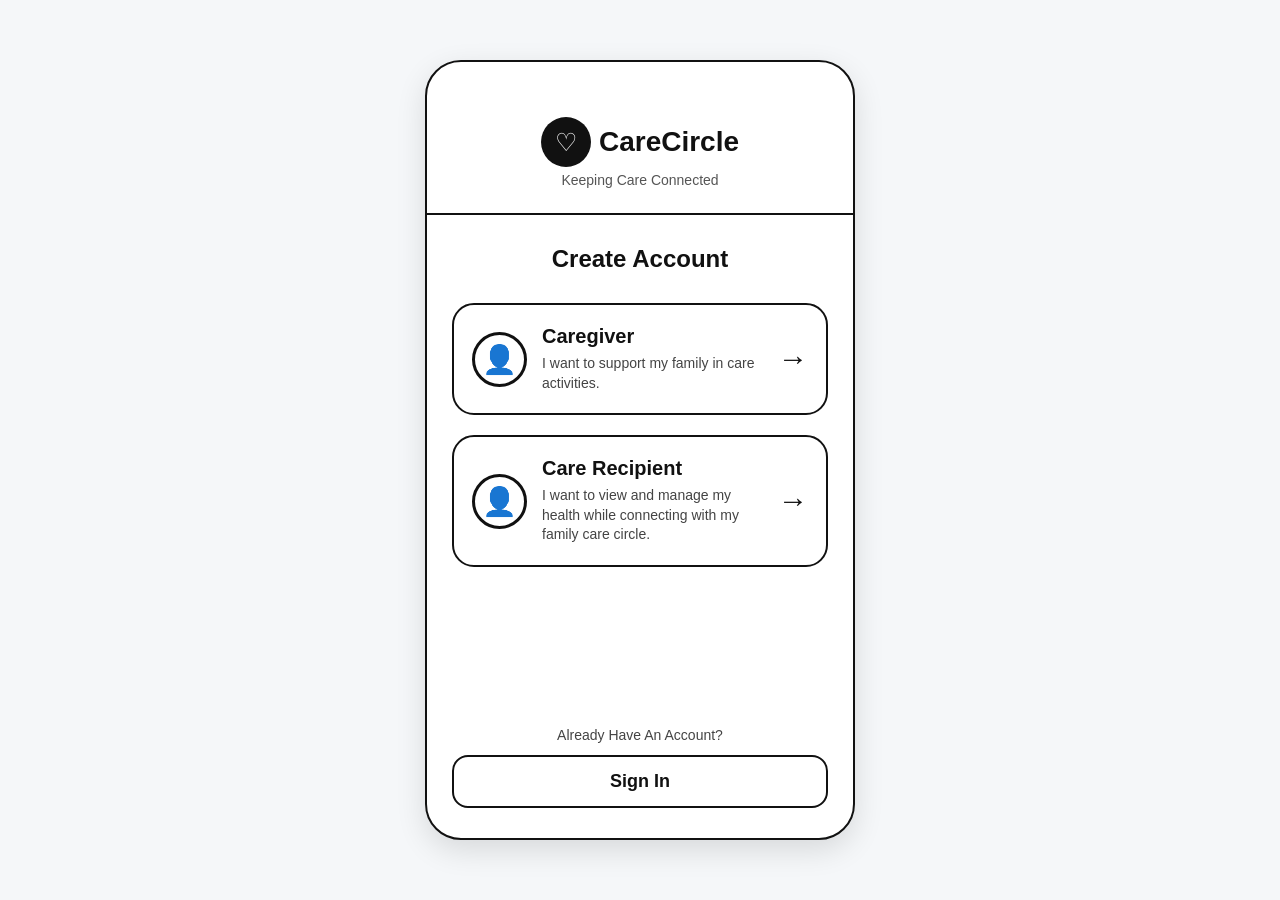
<file: public/index.html>
<!DOCTYPE html>
<html lang="en">

<head>
    <meta charset="UTF-8">

    <meta name="viewport"
          content="width=device-width, initial-scale=1.0">

    <title>CareCircle | Keeping Care Connected</title>

    <!-- Main CareCircle stylesheet -->
    <link rel="stylesheet" href="style.css">
</head>


<body>

    <main class="app-container">

        <!-- ================================
             HEADER / LOGO
             ================================ -->

        <header class="app-header">

            <div class="logo">

                <div class="logo-icon">
                    ♡
                </div>

                <div class="logo-text">
                    CareCircle
                </div>

            </div>

            <p class="tagline">
                Keeping Care Connected
            </p>

        </header>


        <!-- ================================
             CREATE ACCOUNT
             ================================ -->

        <section class="account-section">

            <h1>Create Account</h1>


            <!-- CAREGIVER -->

            <button
                class="account-card"
                id="caregiverButton"
                type="button"
            >

                <div class="user-icon">
                    👤
                </div>

                <div class="account-info">

                    <h2>Caregiver</h2>

                    <p>
                        I want to support my family
                        in care activities.
                    </p>

                </div>

                <span class="arrow">
                    →
                </span>

            </button>


            <!-- CARE RECIPIENT -->

            <button
                class="account-card"
                id="recipientButton"
                type="button"
            >

                <div class="user-icon">
                    👤
                </div>

                <div class="account-info">

                    <h2>Care Recipient</h2>

                    <p>
                        I want to view and manage my
                        health while connecting with
                        my family care circle.
                    </p>

                </div>

                <span class="arrow">
                    →
                </span>

            </button>


            <!-- SIGN IN -->

            <div class="signin-section">

                <p>
                    Already Have An Account?
                </p>

                <button
                    class="signin-button"
                    id="signinButton"
                    type="button"
                >
                    Sign In
                </button>

            </div>

        </section>

    </main>


    <!-- Main CareCircle JavaScript -->
    <script src="app.js"></script>

</body>

</html>
</file>
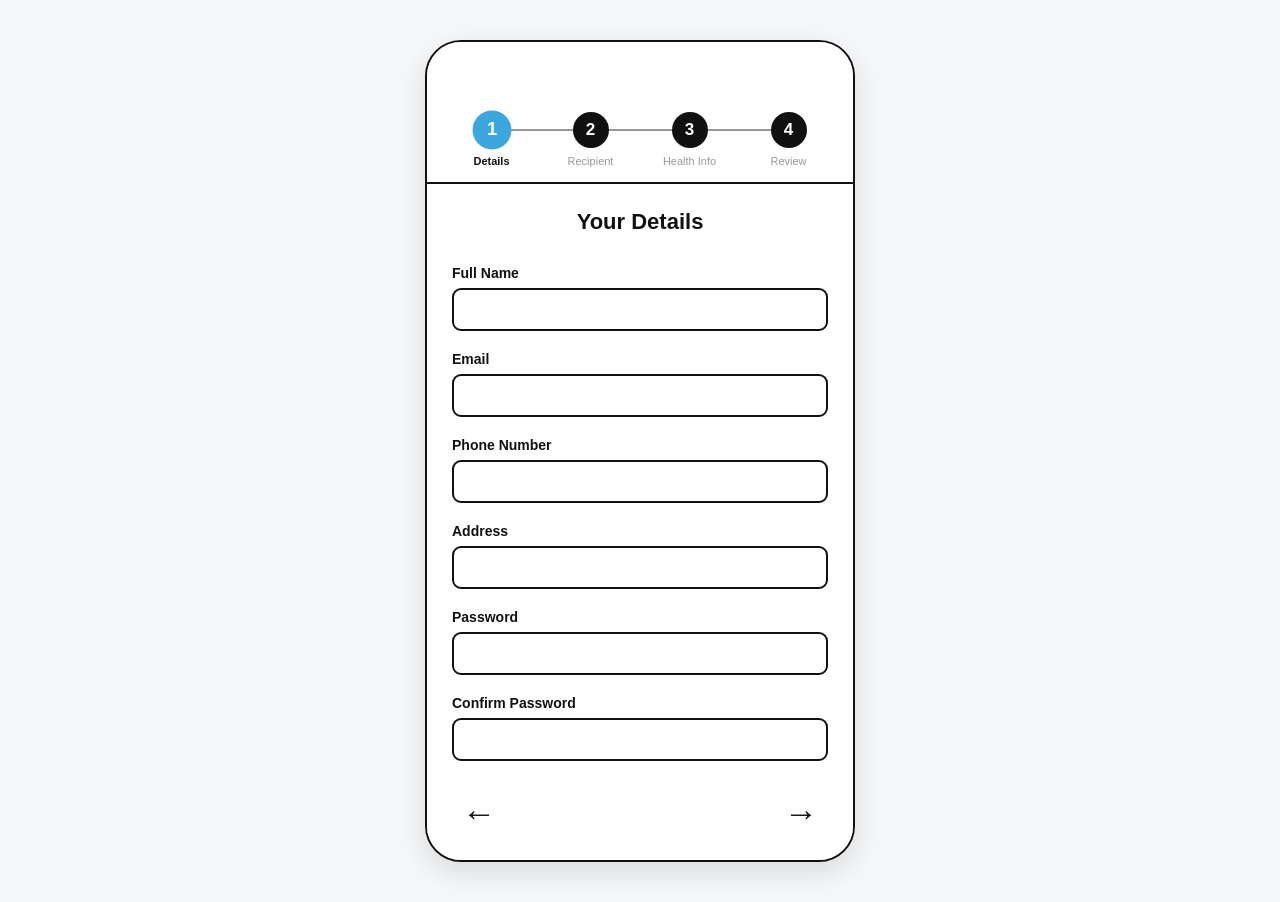
<file: public/caregiver-register.html>
<!DOCTYPE html>
<html lang="en">

<head>
    <meta charset="UTF-8">

    <meta name="viewport"
          content="width=device-width, initial-scale=1.0">

    <title>CareCircle | Caregiver Registration</title>

    <link rel="stylesheet" href="style.css">
</head>

<body>

    <main class="app-container registration-app">

        <!-- =========================================
             REGISTRATION PROGRESS
             ========================================= -->

        <div class="progress-container">

            <div class="progress-step active" data-step="1">
                <div class="progress-number">1</div>
                <div class="progress-label">Details</div>
            </div>

            <div class="progress-step" data-step="2">
                <div class="progress-number">2</div>
                <div class="progress-label">Recipient</div>
            </div>

            <div class="progress-step" data-step="3">
                <div class="progress-number">3</div>
                <div class="progress-label">Health Info</div>
            </div>

            <div class="progress-step" data-step="4">
                <div class="progress-number">4</div>
                <div class="progress-label">Review</div>
            </div>

        </div>


        <!-- =========================================
             REGISTRATION FORM
             ========================================= -->

        <form id="caregiverRegistrationForm"
              class="registration-content">


            <!-- =====================================
                 STEP 1 - CAREGIVER DETAILS
                 ===================================== -->

            <section class="registration-step"
                     id="step1">

                <h1 class="registration-heading">
                    Your Details
                </h1>


                <div class="form-group">

                    <label class="form-label"
                           for="fullName">
                        Full Name
                    </label>

                    <input
                        class="form-control"
                        type="text"
                        id="fullName"
                        name="fullName"
                        autocomplete="name"
                        required
                    >

                </div>


                <div class="form-group">

                    <label class="form-label"
                           for="email">
                        Email
                    </label>

                    <input
                        class="form-control"
                        type="email"
                        id="email"
                        name="email"
                        autocomplete="email"
                        required
                    >

                </div>


                <div class="form-group">

                    <label class="form-label"
                           for="phone">
                        Phone Number
                    </label>

                    <input
                        class="form-control"
                        type="tel"
                        id="phone"
                        name="phone"
                        autocomplete="tel"
                        required
                    >

                </div>


                <div class="form-group">

                    <label class="form-label"
                           for="address">
                        Address
                    </label>

                    <input
                        class="form-control"
                        type="text"
                        id="address"
                        name="address"
                        autocomplete="street-address"
                        required
                    >

                </div>


                <div class="form-group">

                    <label class="form-label"
                           for="password">
                        Password
                    </label>

                    <input
                        class="form-control"
                        type="password"
                        id="password"
                        name="password"
                        autocomplete="new-password"
                        required
                    >

                </div>


                <div class="form-group">

                    <label class="form-label"
                           for="confirmPassword">
                        Confirm Password
                    </label>

                    <input
                        class="form-control"
                        type="password"
                        id="confirmPassword"
                        name="confirmPassword"
                        autocomplete="new-password"
                        required
                    >

                </div>


                <!-- Navigation -->

                <div class="form-navigation">

                    <button
                        class="nav-arrow"
                        type="button"
                        id="backToHome"
                        aria-label="Back to Create Account"
                    >
                        ←
                    </button>


                    <button
                        class="nav-arrow"
                        type="button"
                        id="nextToRecipient"
                        aria-label="Continue to Care Recipient Details"
                    >
                        →
                    </button>

                </div>

            </section>



            <!-- =====================================
                 STEP 2 - CARE RECIPIENT
                 ===================================== -->

            <section class="registration-step hidden"
                     id="step2">

                <h1 class="registration-heading">
                    Care Recipient Details
                </h1>


                <div class="form-group">

                    <label class="form-label"
                           for="recipientName">
                        Full Name
                    </label>

                    <input
                        class="form-control"
                        type="text"
                        id="recipientName"
                        name="recipientName"
                        autocomplete="off"
                        required
                    >

                </div>


                <div class="form-row">

                    <div class="form-group">

                        <label class="form-label"
                               for="recipientDOB">
                            Date Of Birth
                        </label>

                        <input
                            class="form-control"
                            type="date"
                            id="recipientDOB"
                            name="recipientDOB"
                            required
                        >

                    </div>


                    <div class="form-group">

                        <label class="form-label"
                               for="recipientGender">
                            Gender
                        </label>

                        <select
                            class="form-control"
                            id="recipientGender"
                            name="recipientGender"
                            required
                        >
                            <option value="">
                                Select
                            </option>

                            <option value="Male">
                                Male
                            </option>

                            <option value="Female">
                                Female
                            </option>

                            <option value="Other">
                                Other
                            </option>

                            <option value="Prefer not to say">
                                Prefer not to say
                            </option>

                        </select>

                    </div>

                </div>


                <div class="form-group">

                    <label class="form-label"
                           for="relationship">
                        Relationship To You
                    </label>

                    <input
                        class="form-control"
                        type="text"
                        id="relationship"
                        name="relationship"
                        placeholder="e.g. Mother, Father, Grandparent"
                        required
                    >

                </div>


                <div class="form-group">

                    <label class="form-label"
                           for="recipientAddress">
                        Home Address
                    </label>

                    <textarea
                        class="form-control"
                        id="recipientAddress"
                        name="recipientAddress"
                        rows="3"
                        required
                    ></textarea>

                </div>


                <!-- Navigation -->

                <div class="form-navigation">

                    <button
                        class="nav-arrow"
                        type="button"
                        id="backToDetails"
                        aria-label="Back to Your Details"
                    >
                        ←
                    </button>


                    <button
                        class="nav-arrow"
                        type="button"
                        id="nextToHealth"
                        aria-label="Continue to Health Information"
                    >
                        →
                    </button>

                </div>

            </section>



            <!-- =====================================
                 STEP 3 - HEALTH INFORMATION
                 ===================================== -->

            <section class="registration-step hidden"
                     id="step3">

                <h1 class="registration-heading">
                    Health History
                </h1>


                <!-- Medical Conditions -->

                <div class="form-group">

                    <label class="form-label">
                        Medical Conditions
                    </label>

                    <small class="field-help">
                        Select All That Apply
                    </small>

                    <div class="checkbox-group">

                        <label class="checkbox-option">
                            <input
                                type="checkbox"
                                name="medicalConditions"
                                value="Diabetes"
                            >
                            Diabetes
                        </label>


                        <label class="checkbox-option">
                            <input
                                type="checkbox"
                                name="medicalConditions"
                                value="Hypertension"
                            >
                            Hypertension
                        </label>


                        <label class="checkbox-option">
                            <input
                                type="checkbox"
                                name="medicalConditions"
                                value="Heart Disease"
                            >
                            Heart Disease
                        </label>


                        <label class="checkbox-option">
                            <input
                                type="checkbox"
                                name="medicalConditions"
                                value="Other"
                            >
                            Other
                        </label>

                    </div>

                </div>



                <!-- Medications -->

                <div class="form-group">

                    <label class="form-label">
                        Medications
                    </label>

                    <small class="field-help">
                        Select All That Apply
                    </small>


                    <div class="checkbox-group">

                        <label class="checkbox-option">
                            <input
                                type="checkbox"
                                name="medications"
                                value="Metformin"
                            >
                            Metformin
                        </label>


                        <label class="checkbox-option">
                            <input
                                type="checkbox"
                                name="medications"
                                value="Insulin"
                            >
                            Insulin
                        </label>


                        <label class="checkbox-option">
                            <input
                                type="checkbox"
                                name="medications"
                                value="Amlodipine"
                            >
                            Amlodipine
                        </label>


                        <label class="checkbox-option">
                            <input
                                type="checkbox"
                                name="medications"
                                value="Other"
                            >
                            Other
                        </label>

                    </div>

                </div>



                <!-- Accessibility -->

                <div class="form-group">

                    <label class="form-label">
                        Accessibility Issues
                    </label>


                    <div class="checkbox-group">

                        <label class="checkbox-option">
                            <input
                                type="checkbox"
                                name="accessibility"
                                value="Hearing Impaired"
                            >
                            Hearing Impaired
                        </label>


                        <label class="checkbox-option">
                            <input
                                type="checkbox"
                                name="accessibility"
                                value="Deaf"
                            >
                            Deaf
                        </label>


                        <label class="checkbox-option">
                            <input
                                type="checkbox"
                                name="accessibility"
                                value="Low Mobility"
                            >
                            Low Mobility
                        </label>


                        <label class="checkbox-option">
                            <input
                                type="checkbox"
                                name="accessibility"
                                value="No Mobility"
                            >
                            No Mobility
                        </label>


                        <label class="checkbox-option">
                            <input
                                type="checkbox"
                                name="accessibility"
                                value="Other"
                            >
                            Other
                        </label>

                    </div>

                </div>



                <!-- Medical History -->

                <div class="form-group">

                    <label class="form-label"
                           for="medicalHistory">
                        Medical History
                    </label>

                    <textarea
                        class="form-control"
                        id="medicalHistory"
                        name="medicalHistory"
                        rows="3"
                        placeholder="Enter any relevant medical history"
                    ></textarea>

                </div>



                <!-- Health Provider -->

                <div class="form-group">

                    <label class="form-label"
                           for="healthProvider">
                        Primary Health Care Provider
                    </label>

                    <input
                        class="form-control"
                        type="text"
                        id="healthProvider"
                        name="healthProvider"
                    >

                </div>


                <!-- Navigation -->

                <div class="form-navigation">

                    <button
                        class="nav-arrow"
                        type="button"
                        id="backToRecipient"
                        aria-label="Back to Care Recipient Details"
                    >
                        ←
                    </button>


                    <button
                        class="nav-arrow"
                        type="button"
                        id="nextToReview"
                        aria-label="Continue to Review"
                    >
                        →
                    </button>

                </div>

            </section>



            <!-- =====================================
                 STEP 4 - REVIEW
                 ===================================== -->

            <section class="registration-step hidden"
                     id="step4">

                <h1 class="registration-heading">
                    Review
                </h1>


                <p class="review-message">
                    Please Double Check All Information
                </p>


                <!-- Caregiver -->

                <div class="review-section">

                    <div class="review-heading">

                        <h2>
                            Caregiver's Information
                        </h2>

                        <button
                            type="button"
                            class="edit-link"
                            data-edit-step="1"
                        >
                            Edit
                        </button>

                    </div>

                    <div id="caregiverReview"></div>

                </div>



                <!-- Recipient -->

                <div class="review-section">

                    <div class="review-heading">

                        <h2>
                            Care Recipient's Information
                        </h2>

                        <button
                            type="button"
                            class="edit-link"
                            data-edit-step="2"
                        >
                            Edit
                        </button>

                    </div>

                    <div id="recipientReview"></div>

                </div>



                <!-- Health -->

                <div class="review-section">

                    <div class="review-heading">

                        <h2>
                            Care Recipient's Health History
                        </h2>

                        <button
                            type="button"
                            class="edit-link"
                            data-edit-step="3"
                        >
                            Edit
                        </button>

                    </div>

                    <div id="healthReview"></div>

                </div>



                <!-- Final navigation -->

                <div class="form-navigation">

                    <button
                        class="nav-arrow"
                        type="button"
                        id="backToHealth"
                        aria-label="Back to Health Information"
                    >
                        ←
                    </button>


                    <button
                        class="primary-button finish-registration"
                        type="submit"
                    >
                        Create Account
                    </button>

                </div>

            </section>


        </form>

    </main>


    <script src="caregiver-register.js"></script>

</body>

</html>
</file>
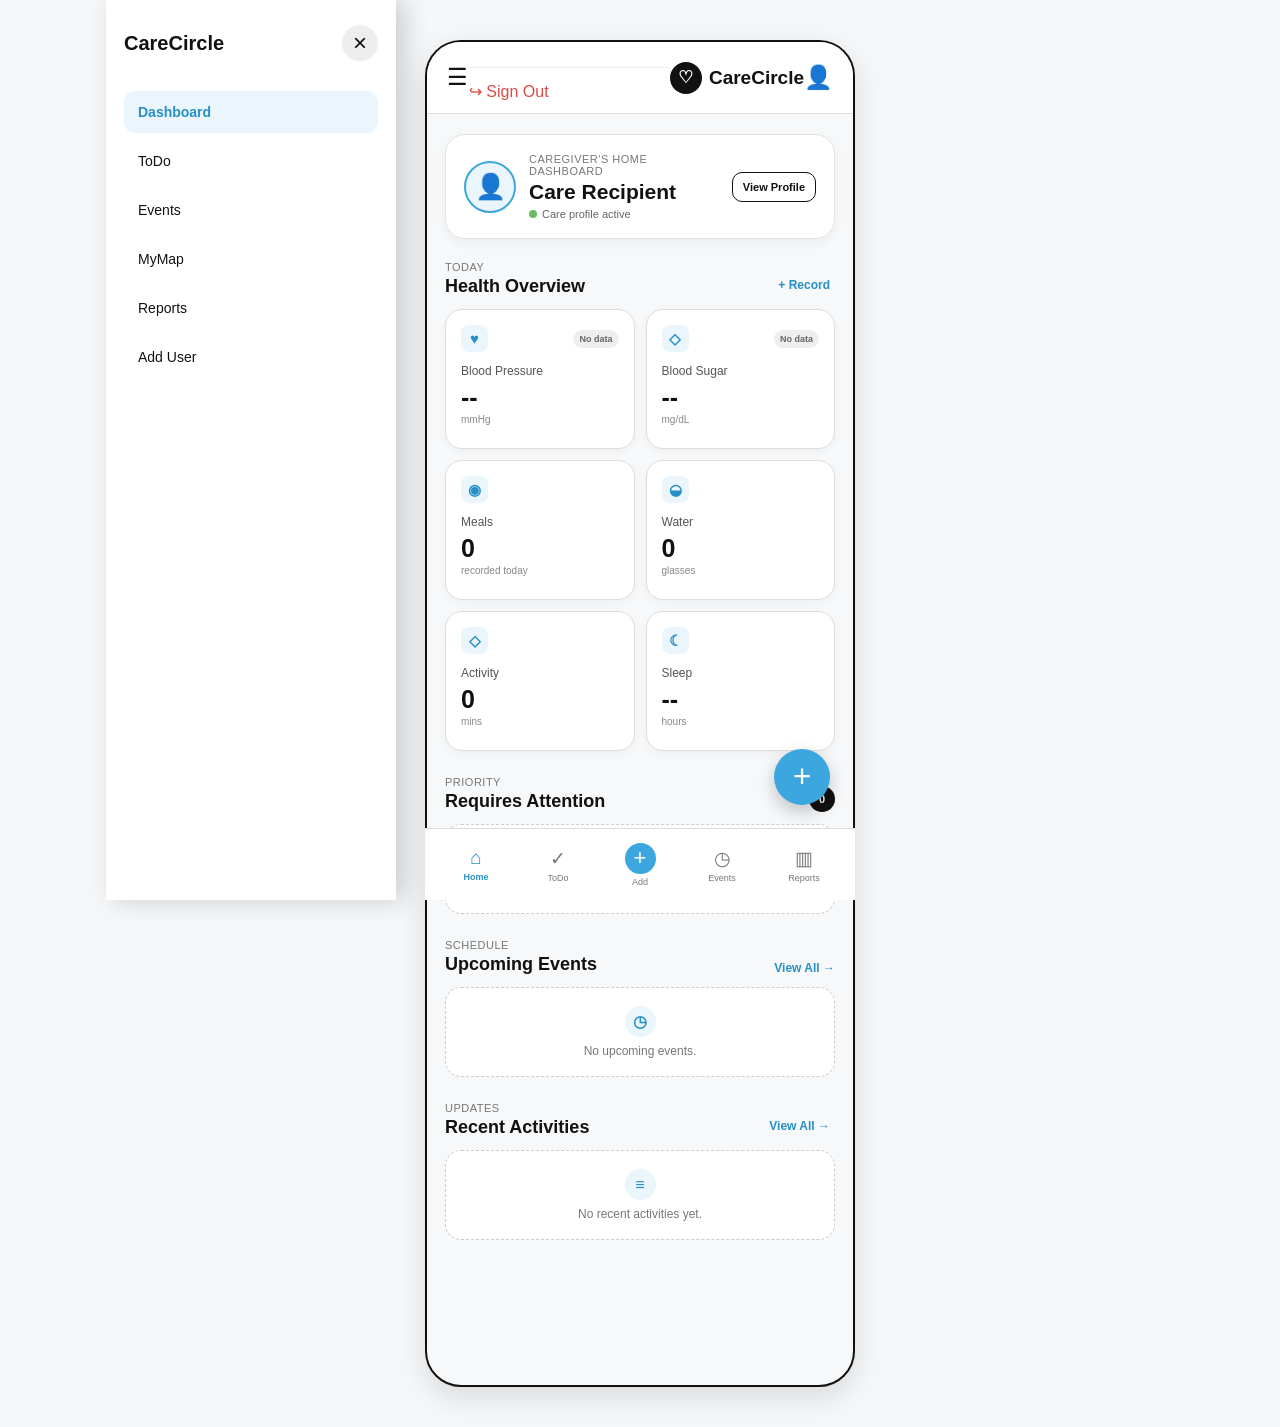
<file: public/dashboard.html>
<!DOCTYPE html>
<html lang="en">

<head>
    <meta charset="UTF-8">

    <meta name="viewport"
          content="width=device-width, initial-scale=1.0">

    <title>CareCircle | Caregiver Dashboard</title>

    <link rel="stylesheet" href="style.css">
</head>


<body>

<main class="dashboard-app">

    <!-- =====================================================
         TOP HEADER
         ===================================================== -->

    <header class="dashboard-header">

        <button
            class="menu-button"
            id="menuButton"
            type="button"
            aria-label="Open navigation"
        >
            ☰
        </button>

        <button
    type="button"
    class="side-menu-item side-menu-signout"
    id="caregiverSignOutButton"
>
    <span>↪</span>

    Sign Out
</button>

        <div class="dashboard-brand">

            <div class="dashboard-logo-icon">
                ♡
            </div>

            <span>
                CareCircle
            </span>

        </div>


        <button
            class="profile-button"
            id="profileButton"
            type="button"
            aria-label="View caregiver profile"
        >
            👤
        </button>

    </header>



    <!-- =====================================================
         SIDE NAVIGATION
         ===================================================== -->

    <aside
        class="side-menu"
        id="sideMenu"
        aria-hidden="true"
    >

        <div class="side-menu-header">

            <strong>
                CareCircle
            </strong>

            <button
                type="button"
                id="closeMenuButton"
                class="close-menu"
                aria-label="Close navigation"
            >
                ×
            </button>

        </div>


        <nav class="side-navigation">

            <a href="dashboard.html"
               class="side-nav-link active">
                Dashboard
            </a>

            <a href="todo.html"
               class="side-nav-link">
                ToDo
            </a>

            <a href="events.html"
               class="side-nav-link">
                Events
            </a>

            <a href="map.html"
               class="side-nav-link">
                MyMap
            </a>

            <a href="reports.html"
               class="side-nav-link">
                Reports
            </a>

            <button
                class="side-nav-link side-nav-button"
                id="addUserButton"
                type="button"
            >
                Add User
            </button>

        </nav>

    </aside>


    <div
        class="menu-overlay"
        id="menuOverlay"
    ></div>



    <!-- =====================================================
         DASHBOARD CONTENT
         ===================================================== -->

    <div class="dashboard-content">


        <!-- =================================================
             CARE RECIPIENT
             ================================================= -->

        <section class="recipient-header">

            <div class="recipient-avatar">
                👤
            </div>


            <div class="recipient-header-info">

                <p class="dashboard-eyebrow">
                    Caregiver's Home Dashboard
                </p>

                <h1 id="recipientFirstName">
                    Care Recipient
                </h1>

                <p class="recipient-status">
                    <span class="status-dot"></span>
                    Care profile active
                </p>

            </div>


            <button
                class="view-profile-button"
                id="viewRecipientProfile"
                type="button"
            >
                View Profile
            </button>

        </section>



        <!-- =================================================
             HEALTH SUMMARY
             ================================================= -->

        <section class="dashboard-section">

            <div class="section-heading">

                <div>
                    <p class="section-kicker">
                        Today
                    </p>

                    <h2>
                        Health Overview
                    </h2>
                </div>

                <button
                    type="button"
                    class="text-button"
                    id="recordVitalsButton"
                >
                    + Record
                </button>

            </div>


            <div class="health-grid">


                <!-- BLOOD PRESSURE -->

                <article class="health-card">

                    <div class="health-card-top">

                        <span class="health-icon">
                            ♥
                        </span>

                        <span
                            class="health-badge neutral"
                            id="bpStatus"
                        >
                            No data
                        </span>

                    </div>


                    <p class="health-label">
                        Blood Pressure
                    </p>

                    <p
                        class="health-value"
                        id="bloodPressureValue"
                    >
                        --
                    </p>

                    <p class="health-unit">
                        mmHg
                    </p>

                </article>



                <!-- BLOOD SUGAR -->

                <article class="health-card">

                    <div class="health-card-top">

                        <span class="health-icon">
                            ◇
                        </span>

                        <span
                            class="health-badge neutral"
                            id="glucoseStatus"
                        >
                            No data
                        </span>

                    </div>


                    <p class="health-label">
                        Blood Sugar
                    </p>

                    <p
                        class="health-value"
                        id="bloodSugarValue"
                    >
                        --
                    </p>

                    <p class="health-unit">
                        mg/dL
                    </p>

                </article>



                <!-- MEALS -->

                <article class="health-card">

                    <div class="health-card-top">

                        <span class="health-icon">
                            ◉
                        </span>

                    </div>

                    <p class="health-label">
                        Meals
                    </p>

                    <p
                        class="health-value"
                        id="mealValue"
                    >
                        0
                    </p>

                    <p class="health-unit">
                        recorded today
                    </p>

                </article>



                <!-- WATER -->

                <article class="health-card">

                    <div class="health-card-top">

                        <span class="health-icon">
                            ◒
                        </span>

                    </div>

                    <p class="health-label">
                        Water
                    </p>

                    <p
                        class="health-value"
                        id="waterValue"
                    >
                        0
                    </p>

                    <p class="health-unit">
                        glasses
                    </p>

                </article>



                <!-- ACTIVITY -->

                <article class="health-card">

                    <div class="health-card-top">

                        <span class="health-icon">
                            ◇
                        </span>

                    </div>

                    <p class="health-label">
                        Activity
                    </p>

                    <p
                        class="health-value"
                        id="activityValue"
                    >
                        0
                    </p>

                    <p class="health-unit">
                        mins
                    </p>

                </article>



                <!-- SLEEP -->

                <article class="health-card">

                    <div class="health-card-top">

                        <span class="health-icon">
                            ☾
                        </span>

                    </div>

                    <p class="health-label">
                        Sleep
                    </p>

                    <p
                        class="health-value"
                        id="sleepValue"
                    >
                        --
                    </p>

                    <p class="health-unit">
                        hours
                    </p>

                </article>


            </div>

        </section>



        <!-- =================================================
             ATTENTION
             ================================================= -->

        <section class="dashboard-section">

            <div class="section-heading">

                <div>
                    <p class="section-kicker">
                        Priority
                    </p>

                    <h2>
                        Requires Attention
                    </h2>
                </div>

                <span
                    class="attention-count"
                    id="attentionCount"
                >
                    0
                </span>

            </div>


            <div
                class="attention-list"
                id="attentionList"
            >

                <div class="empty-dashboard-state">

                    <span class="empty-icon">
                        ✓
                    </span>

                    <p>
                        Nothing requires attention right now.
                    </p>

                </div>

            </div>

        </section>



        <!-- =================================================
             UPCOMING EVENTS
             ================================================= -->

        <section class="dashboard-section">

            <div class="section-heading">

                <div>
                    <p class="section-kicker">
                        Schedule
                    </p>

                    <h2>
                        Upcoming Events
                    </h2>
                </div>


                <a
                    href="events.html"
                    class="text-link"
                >
                    View All →
                </a>

            </div>


            <div
                class="event-list"
                id="upcomingEvents"
            >

                <div class="empty-dashboard-state">

                    <span class="empty-icon">
                        ◷
                    </span>

                    <p>
                        No upcoming events.
                    </p>

                </div>

            </div>

        </section>



        <!-- =================================================
             RECENT ACTIVITIES
             ================================================= -->

        <section class="dashboard-section">

            <div class="section-heading">

                <div>
                    <p class="section-kicker">
                        Updates
                    </p>

                    <h2>
                        Recent Activities
                    </h2>
                </div>


                <button
                    class="text-button"
                    id="viewAllActivities"
                    type="button"
                >
                    View All →
                </button>

            </div>


            <div
                class="activity-list"
                id="recentActivities"
            >

                <div class="empty-dashboard-state">

                    <span class="empty-icon">
                        ≡
                    </span>

                    <p>
                        No recent activities yet.
                    </p>

                </div>

            </div>

        </section>


    </div>



    <!-- =====================================================
         QUICK ADD BUTTON
         ===================================================== -->

    <button
        class="quick-add-button"
        id="quickAddButton"
        type="button"
        aria-label="Quick Add"
    >
        +
    </button>



    <!-- =====================================================
         QUICK ADD MODAL
         ===================================================== -->

    <div
        class="modal-overlay hidden"
        id="quickAddModal"
    >

        <div
            class="quick-add-modal"
            role="dialog"
            aria-modal="true"
            aria-labelledby="quickAddTitle"
        >

            <div class="modal-header">

                <div>

                    <p class="section-kicker">
                        CareCircle
                    </p>

                    <h2 id="quickAddTitle">
                        Quick Add
                    </h2>

                </div>


                <button
                    type="button"
                    class="modal-close"
                    id="closeQuickAdd"
                    aria-label="Close Quick Add"
                >
                    ×
                </button>

            </div>


            <p class="modal-description">
                What would you like to add?
            </p>


            <div class="quick-add-grid">


                <button
                    type="button"
                    class="quick-action-card"
                    data-action="medication"
                >

                    <span class="quick-action-icon">
                        +
                    </span>

                    <span>
                        Medication
                    </span>

                </button>



                <button
                    type="button"
                    class="quick-action-card"
                    data-action="task"
                >

                    <span class="quick-action-icon">
                        ✓
                    </span>

                    <span>
                        Task
                    </span>

                </button>



                <button
                    type="button"
                    class="quick-action-card"
                    data-action="event"
                >

                    <span class="quick-action-icon">
                        ◷
                    </span>

                    <span>
                        Event
                    </span>

                </button>



                <button
                    type="button"
                    class="quick-action-card"
                    data-action="vitals"
                >

                    <span class="quick-action-icon">
                        ♥
                    </span>

                    <span>
                        Vitals
                    </span>

                </button>



                <button
                    type="button"
                    class="quick-action-card"
                    data-action="meal"
                >

                    <span class="quick-action-icon">
                        ◉
                    </span>

                    <span>
                        Meal
                    </span>

                </button>



                <button
                    type="button"
                    class="quick-action-card"
                    data-action="note"
                >

                    <span class="quick-action-icon">
                        ✎
                    </span>

                    <span>
                        Quick Note
                    </span>

                </button>


            </div>

        </div>

    </div>



    <!-- =====================================================
         BOTTOM NAVIGATION
         ===================================================== -->

    <nav class="bottom-navigation">

        <a
            href="dashboard.html"
            class="bottom-nav-item active"
        >
            <span class="bottom-nav-icon">
                ⌂
            </span>

            <span>
                Home
            </span>
        </a>


        <a
            href="todo.html"
            class="bottom-nav-item"
        >
            <span class="bottom-nav-icon">
                ✓
            </span>

            <span>
                ToDo
            </span>
        </a>


        <button
            type="button"
            class="bottom-nav-item bottom-quick-add"
            id="bottomQuickAdd"
        >
            <span class="bottom-add-icon">
                +
            </span>

            <span>
                Add
            </span>
        </button>


        <a
            href="events.html"
            class="bottom-nav-item"
        >
            <span class="bottom-nav-icon">
                ◷
            </span>

            <span>
                Events
            </span>
        </a>


        <a
            href="reports.html"
            class="bottom-nav-item"
        >
            <span class="bottom-nav-icon">
                ▥
            </span>

            <span>
                Reports
            </span>
        </a>
<!-- =====================================================
     HEALTH RECORD MODAL
     ===================================================== -->

<div
    class="modal-overlay hidden"
    id="healthModal"
>

    <div
        class="task-modal health-modal"
        role="dialog"
        aria-modal="true"
        aria-labelledby="healthModalTitle"
    >

        <div class="modal-header">

            <div>

                <p class="section-kicker">
                    Health Monitoring
                </p>

                <h2 id="healthModalTitle">
                    Record Health Data
                </h2>

            </div>

            <button
                type="button"
                class="modal-close"
                id="closeHealthModal"
                aria-label="Close health form"
            >
                ×
            </button>

        </div>


        <!-- HEALTH TYPE SELECTOR -->

        <div class="health-entry-tabs">

            <button
                type="button"
                class="health-entry-tab active"
                data-health-type="bloodPressure"
            >
                Blood Pressure
            </button>

            <button
                type="button"
                class="health-entry-tab"
                data-health-type="bloodSugar"
            >
                Blood Sugar
            </button>

            <button
                type="button"
                class="health-entry-tab"
                data-health-type="water"
            >
                Water
            </button>

            <button
                type="button"
                class="health-entry-tab"
                data-health-type="activity"
            >
                Activity
            </button>

            <button
                type="button"
                class="health-entry-tab"
                data-health-type="sleep"
            >
                Sleep
            </button>

        </div>


        <form id="healthForm">

            <input
                type="hidden"
                id="healthType"
                value="bloodPressure"
            >


            <!-- =============================================
                 BLOOD PRESSURE
                 ============================================= -->

            <div
                class="health-form-section"
                id="bloodPressureFields"
            >

                <div class="health-reading-row">

                    <div class="form-group">

                        <label
                            class="form-label"
                            for="systolicValue"
                        >
                            Systolic
                        </label>

                        <input
                            type="number"
                            class="form-control"
                            id="systolicValue"
                            min="1"
                            max="300"
                            placeholder="e.g. 120"
                        >

                    </div>


                    <div class="health-reading-divider">
                        /
                    </div>


                    <div class="form-group">

                        <label
                            class="form-label"
                            for="diastolicValue"
                        >
                            Diastolic
                        </label>

                        <input
                            type="number"
                            class="form-control"
                            id="diastolicValue"
                            min="1"
                            max="200"
                            placeholder="e.g. 80"
                        >

                    </div>

                </div>

                <p class="health-unit-note">
                    Measurement: mmHg
                </p>

            </div>


            <!-- =============================================
                 BLOOD SUGAR
                 ============================================= -->

            <div
                class="health-form-section hidden"
                id="bloodSugarFields"
            >

                <div class="form-group">

                    <label
                        class="form-label"
                        for="bloodSugarReading"
                    >
                        Blood Sugar Reading
                    </label>

                    <input
                        type="number"
                        class="form-control"
                        id="bloodSugarReading"
                        min="1"
                        max="1000"
                        step="0.1"
                        placeholder="e.g. 110"
                    >

                    <small class="field-help">
                        Measurement: mg/dL
                    </small>

                </div>


                <div class="form-group">

                    <label
                        class="form-label"
                        for="glucoseContext"
                    >
                        Reading Context
                    </label>

                    <select
                        class="form-control"
                        id="glucoseContext"
                    >

                        <option value="Not specified">
                            Not Specified
                        </option>

                        <option value="Fasting">
                            Fasting
                        </option>

                        <option value="Before meal">
                            Before Meal
                        </option>

                        <option value="After meal">
                            After Meal
                        </option>

                        <option value="Bedtime">
                            Bedtime
                        </option>

                        <option value="Other">
                            Other
                        </option>

                    </select>

                </div>

            </div>


            <!-- =============================================
                 WATER
                 ============================================= -->

            <div
                class="health-form-section hidden"
                id="waterFields"
            >

                <div class="form-group">

                    <label
                        class="form-label"
                        for="waterGlasses"
                    >
                        Glasses of Water
                    </label>

                    <input
                        type="number"
                        class="form-control"
                        id="waterGlasses"
                        min="1"
                        max="50"
                        value="1"
                    >

                </div>

            </div>


            <!-- =============================================
                 ACTIVITY
                 ============================================= -->

            <div
                class="health-form-section hidden"
                id="activityFields"
            >

                <div class="form-group">

                    <label
                        class="form-label"
                        for="activityMinutes"
                    >
                        Activity Minutes
                    </label>

                    <input
                        type="number"
                        class="form-control"
                        id="activityMinutes"
                        min="1"
                        max="1440"
                        placeholder="e.g. 30"
                    >

                </div>


                <div class="form-group">

                    <label
                        class="form-label"
                        for="activityDescription"
                    >
                        Activity
                    </label>

                    <input
                        type="text"
                        class="form-control"
                        id="activityDescription"
                        placeholder="e.g. Walking"
                    >

                </div>

            </div>


            <!-- =============================================
                 SLEEP
                 ============================================= -->

            <div
                class="health-form-section hidden"
                id="sleepFields"
            >

                <div class="form-group">

                    <label
                        class="form-label"
                        for="sleepHours"
                    >
                        Hours of Sleep
                    </label>

                    <input
                        type="number"
                        class="form-control"
                        id="sleepHours"
                        min="0"
                        max="24"
                        step="0.5"
                        placeholder="e.g. 7.5"
                    >

                </div>

            </div>


            <!-- =============================================
                 DATE AND TIME
                 ============================================= -->

            <div class="health-date-time">

                <div class="form-group">

                    <label
                        class="form-label"
                        for="healthDate"
                    >
                        Date
                    </label>

                    <input
                        type="date"
                        class="form-control"
                        id="healthDate"
                        required
                    >

                </div>


                <div class="form-group">

                    <label
                        class="form-label"
                        for="healthTime"
                    >
                        Time
                    </label>

                    <input
                        type="time"
                        class="form-control"
                        id="healthTime"
                        required
                    >

                </div>

            </div>


            <!-- NOTES -->

            <div class="form-group">

                <label
                    class="form-label"
                    for="healthNotes"
                >
                    Notes
                </label>

                <textarea
                    class="form-control"
                    id="healthNotes"
                    rows="2"
                    placeholder="Optional note..."
                ></textarea>

            </div>


            <!-- BUTTONS -->

            <div class="task-form-actions">

                <button
                    type="button"
                    class="secondary-button"
                    id="cancelHealthButton"
                >
                    Cancel
                </button>

                <button
                    type="submit"
                    class="primary-button"
                >
                    Save Reading
                </button>

            </div>

        </form>

    </div>

</div>
    </nav>


</main>


<script src="session.js"></script>
<script src="dashboard.js"></script>

</body>

</html>
</file>
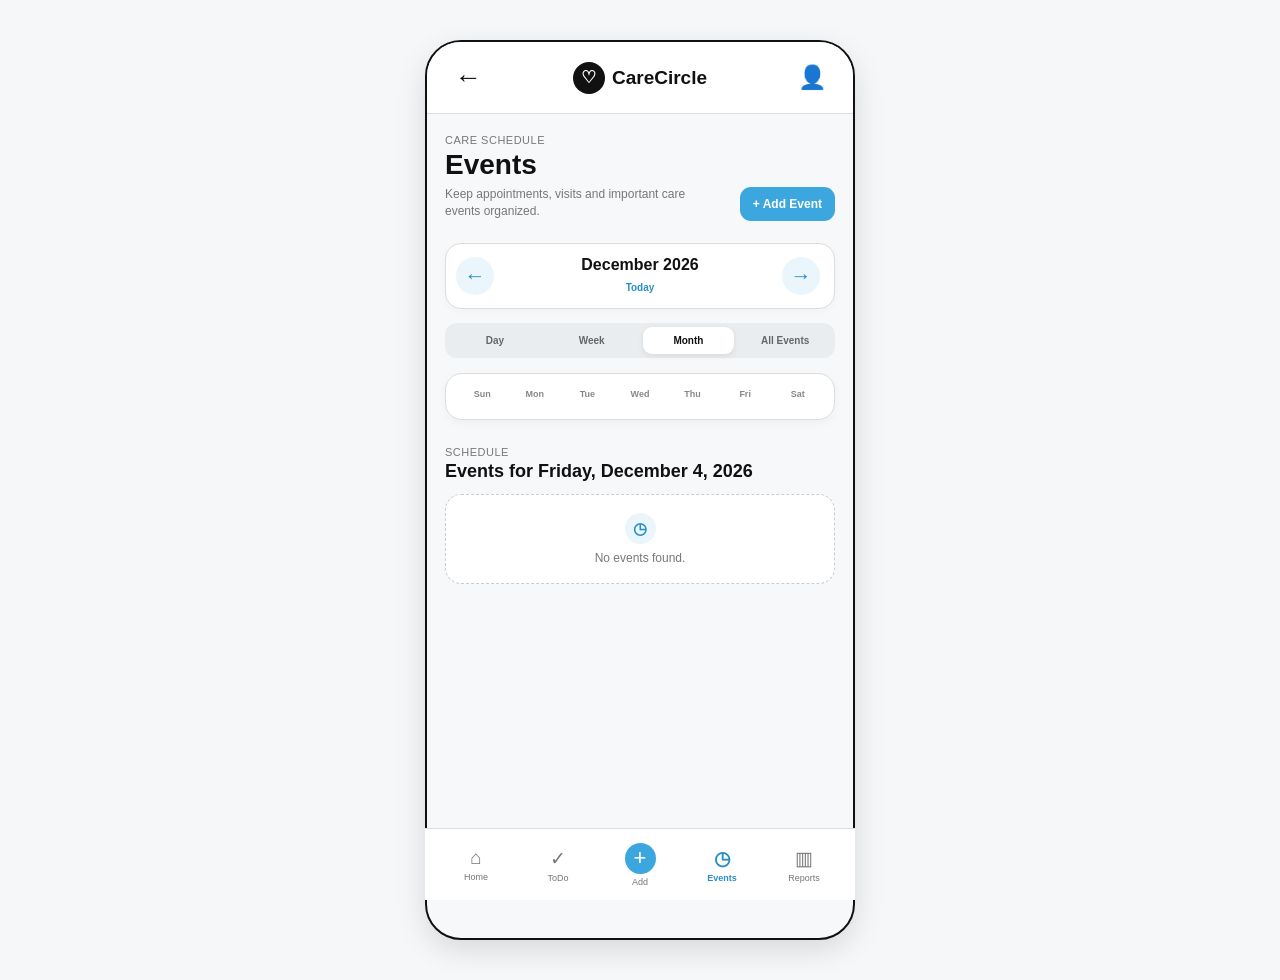
<file: public/events.html>
<!DOCTYPE html>
<html lang="en">

<head>
    <meta charset="UTF-8">

    <meta name="viewport"
          content="width=device-width, initial-scale=1.0">

    <title>CareCircle | Events</title>

    <link rel="stylesheet" href="style.css">
</head>


<body>

<main class="dashboard-app events-app">

    <!-- =====================================================
         HEADER
         ===================================================== -->

    <header class="dashboard-header">

        <a
            href="dashboard.html"
            class="todo-back-button"
            aria-label="Back to dashboard"
        >
            ←
        </a>


        <div class="dashboard-brand">

            <div class="dashboard-logo-icon">
                ♡
            </div>

            <span>
                CareCircle
            </span>

        </div>


        <button
            class="profile-button"
            type="button"
            id="eventsProfileButton"
            aria-label="View profile"
        >
            👤
        </button>

    </header>



    <!-- =====================================================
         CONTENT
         ===================================================== -->

    <div class="dashboard-content">


        <!-- =================================================
             PAGE HEADING
             ================================================= -->

        <section class="events-page-header">

            <div>

                <p class="section-kicker">
                    Care Schedule
                </p>

                <h1>
                    Events
                </h1>

                <p class="events-subtitle">
                    Keep appointments, visits and
                    important care events organized.
                </p>

            </div>


            <button
                type="button"
                class="todo-add-button"
                id="addEventButton"
            >
                + Add Event
            </button>

        </section>



        <!-- =================================================
             CALENDAR CONTROLS
             ================================================= -->

        <section class="calendar-controls">

            <button
                type="button"
                class="calendar-arrow"
                id="previousPeriod"
                aria-label="Previous"
            >
                ←
            </button>


            <div class="calendar-current">

                <h2 id="calendarHeading">
                    Calendar
                </h2>

                <button
                    type="button"
                    class="calendar-today-button"
                    id="todayButton"
                >
                    Today
                </button>

            </div>


            <button
                type="button"
                class="calendar-arrow"
                id="nextPeriod"
                aria-label="Next"
            >
                →
            </button>

        </section>



        <!-- =================================================
             VIEW SELECTOR
             ================================================= -->

        <section class="calendar-view-tabs">

            <button
                type="button"
                class="calendar-view-button"
                data-view="day"
            >
                Day
            </button>


            <button
                type="button"
                class="calendar-view-button"
                data-view="week"
            >
                Week
            </button>


            <button
                type="button"
                class="calendar-view-button active"
                data-view="month"
            >
                Month
            </button>


            <button
                type="button"
                class="calendar-view-button"
                data-view="all"
            >
                All Events
            </button>

        </section>



        <!-- =================================================
             CALENDAR
             JavaScript will populate this area.
             ================================================= -->

        <section
            class="calendar-container"
            id="calendarContainer"
        >

            <div class="calendar-weekdays">

                <span>Sun</span>
                <span>Mon</span>
                <span>Tue</span>
                <span>Wed</span>
                <span>Thu</span>
                <span>Fri</span>
                <span>Sat</span>

            </div>


            <div
                class="calendar-grid"
                id="calendarGrid"
            >
            </div>

        </section>



        <!-- =================================================
             EVENT LIST
             ================================================= -->

        <section class="events-list-section">

            <div class="section-heading">

                <div>

                    <p class="section-kicker">
                        Schedule
                    </p>

                    <h2 id="eventListHeading">
                        Upcoming Events
                    </h2>

                </div>

            </div>


            <div
                class="events-list"
                id="eventsList"
            >

                <div class="empty-dashboard-state">

                    <span class="empty-icon">
                        ◷
                    </span>

                    <p>
                        No events have been added yet.
                    </p>

                </div>

            </div>

        </section>

    </div>



    <!-- =====================================================
         ADD / EDIT EVENT MODAL
         ===================================================== -->

    <div
        class="modal-overlay hidden"
        id="eventModal"
    >

        <div
            class="task-modal event-modal"
            role="dialog"
            aria-modal="true"
            aria-labelledby="eventModalTitle"
        >

            <div class="modal-header">

                <div>

                    <p class="section-kicker">
                        CareCircle
                    </p>

                    <h2 id="eventModalTitle">
                        Add Event
                    </h2>

                </div>


                <button
                    type="button"
                    class="modal-close"
                    id="closeEventModal"
                    aria-label="Close event form"
                >
                    ×
                </button>

            </div>



            <form id="eventForm">

                <!-- Hidden ID -->

                <input
                    type="hidden"
                    id="eventId"
                >



                <!-- EVENT TITLE -->

                <div class="form-group">

                    <label
                        class="form-label"
                        for="eventTitle"
                    >
                        Event
                    </label>


                    <input
                        type="text"
                        class="form-control"
                        id="eventTitle"
                        placeholder="e.g. Doctor Appointment"
                        required
                    >

                </div>



                <!-- EVENT TYPE -->

                <div class="form-group">

                    <label
                        class="form-label"
                        for="eventType"
                    >
                        Event Type
                    </label>


                    <select
                        class="form-control"
                        id="eventType"
                        required
                    >

                        <option value="">
                            Select Event Type
                        </option>

                        <option value="Medical">
                            Medical
                        </option>

                        <option value="Appointment">
                            Appointment
                        </option>

                        <option value="Family Visit">
                            Family Visit
                        </option>

                        <option value="Caregiver Visit">
                            Caregiver Visit
                        </option>

                        <option value="Medication">
                            Medication
                        </option>

                        <option value="Activity">
                            Activity
                        </option>

                        <option value="Other">
                            Other
                        </option>

                    </select>

                </div>



                <!-- DATE / TIME -->

                <div class="form-row">

                    <div class="form-group">

                        <label
                            class="form-label"
                            for="eventDate"
                        >
                            Date
                        </label>


                        <input
                            type="date"
                            class="form-control"
                            id="eventDate"
                            required
                        >

                    </div>


                    <div class="form-group">

                        <label
                            class="form-label"
                            for="eventTime"
                        >
                            Time
                        </label>


                        <input
                            type="time"
                            class="form-control"
                            id="eventTime"
                        >

                    </div>

                </div>



                <!-- END TIME -->

                <div class="form-group">

                    <label
                        class="form-label"
                        for="eventEndTime"
                    >
                        End Time
                    </label>


                    <input
                        type="time"
                        class="form-control"
                        id="eventEndTime"
                    >

                </div>



                <!-- LOCATION -->

                <div class="form-group">

                    <label
                        class="form-label"
                        for="eventLocation"
                    >
                        Location
                    </label>


                    <input
                        type="text"
                        class="form-control"
                        id="eventLocation"
                        placeholder="e.g. Health Centre"
                    >

                </div>



                <!-- PERSON -->

                <div class="form-group">

                    <label
                        class="form-label"
                        for="eventFor"
                    >
                        Event For
                    </label>


                    <input
                        type="text"
                        class="form-control"
                        id="eventFor"
                        placeholder="Care recipient"
                    >

                </div>



                <!-- REMINDER -->

                <div class="form-group">

                    <label
                        class="form-label"
                        for="eventReminder"
                    >
                        Reminder
                    </label>


                    <select
                        class="form-control"
                        id="eventReminder"
                    >

                        <option value="None">
                            No Reminder
                        </option>

                        <option value="15 minutes">
                            15 Minutes Before
                        </option>

                        <option value="30 minutes">
                            30 Minutes Before
                        </option>

                        <option value="1 hour">
                            1 Hour Before
                        </option>

                        <option value="1 day">
                            1 Day Before
                        </option>

                    </select>

                </div>



                <!-- REPEAT -->

                <div class="form-group">

                    <label
                        class="form-label"
                        for="eventRepeat"
                    >
                        Repeat
                    </label>


                    <select
                        class="form-control"
                        id="eventRepeat"
                    >

                        <option value="Never">
                            Never
                        </option>

                        <option value="Daily">
                            Daily
                        </option>

                        <option value="Weekly">
                            Weekly
                        </option>

                        <option value="Monthly">
                            Monthly
                        </option>

                    </select>

                </div>



                <!-- NOTES -->

                <div class="form-group">

                    <label
                        class="form-label"
                        for="eventNotes"
                    >
                        Notes
                    </label>


                    <textarea
                        class="form-control"
                        id="eventNotes"
                        rows="3"
                        placeholder="Add any important details..."
                    ></textarea>

                </div>



                <!-- ATTACHMENT PLACEHOLDER -->

                <div class="form-group">

                    <label
                        class="form-label"
                        for="eventAttachment"
                    >
                        Attachment
                    </label>


                    <input
                        type="file"
                        class="form-control event-file-input"
                        id="eventAttachment"
                    >


                    <small class="field-help">
                        Attachment storage will be connected
                        when we add Firebase Storage.
                    </small>

                </div>



                <!-- BUTTONS -->

                <div class="task-form-actions">

                    <button
                        type="button"
                        class="secondary-button"
                        id="cancelEventButton"
                    >
                        Cancel
                    </button>


                    <button
                        type="submit"
                        class="primary-button"
                    >
                        Save Event
                    </button>

                </div>

            </form>

        </div>

    </div>



    <!-- =====================================================
         EVENT DETAILS MODAL
         ===================================================== -->

    <div
        class="modal-overlay hidden"
        id="eventDetailsModal"
    >

        <div
            class="task-modal event-details-modal"
            role="dialog"
            aria-modal="true"
            aria-labelledby="eventDetailsTitle"
        >

            <div class="modal-header">

                <div>

                    <p class="section-kicker">
                        Event Details
                    </p>

                    <h2 id="eventDetailsTitle">
                        Event
                    </h2>

                </div>


                <button
                    type="button"
                    class="modal-close"
                    id="closeEventDetails"
                    aria-label="Close event details"
                >
                    ×
                </button>

            </div>


            <div id="eventDetailsContent">
            </div>


            <div class="task-details-actions">

                <button
                    type="button"
                    class="secondary-button"
                    id="editEventButton"
                >
                    Edit
                </button>


                <button
                    type="button"
                    class="task-delete-button"
                    id="deleteEventButton"
                >
                    Delete
                </button>

            </div>

        </div>

    </div>



    <!-- =====================================================
         BOTTOM NAVIGATION
         ===================================================== -->

    <nav class="bottom-navigation">

        <a
            href="dashboard.html"
            class="bottom-nav-item"
        >
            <span class="bottom-nav-icon">
                ⌂
            </span>

            <span>
                Home
            </span>
        </a>


        <a
            href="todo.html"
            class="bottom-nav-item"
        >
            <span class="bottom-nav-icon">
                ✓
            </span>

            <span>
                ToDo
            </span>
        </a>


        <button
            type="button"
            class="bottom-nav-item bottom-quick-add"
            id="eventsQuickAdd"
        >
            <span class="bottom-add-icon">
                +
            </span>

            <span>
                Add
            </span>
        </button>


        <a
            href="events.html"
            class="bottom-nav-item active"
        >
            <span class="bottom-nav-icon">
                ◷
            </span>

            <span>
                Events
            </span>
        </a>


        <a
            href="reports.html"
            class="bottom-nav-item"
        >
            <span class="bottom-nav-icon">
                ▥
            </span>

            <span>
                Reports
            </span>
        </a>

    </nav>

</main>


<script src="events.js"></script>

</body>

</html>
</file>
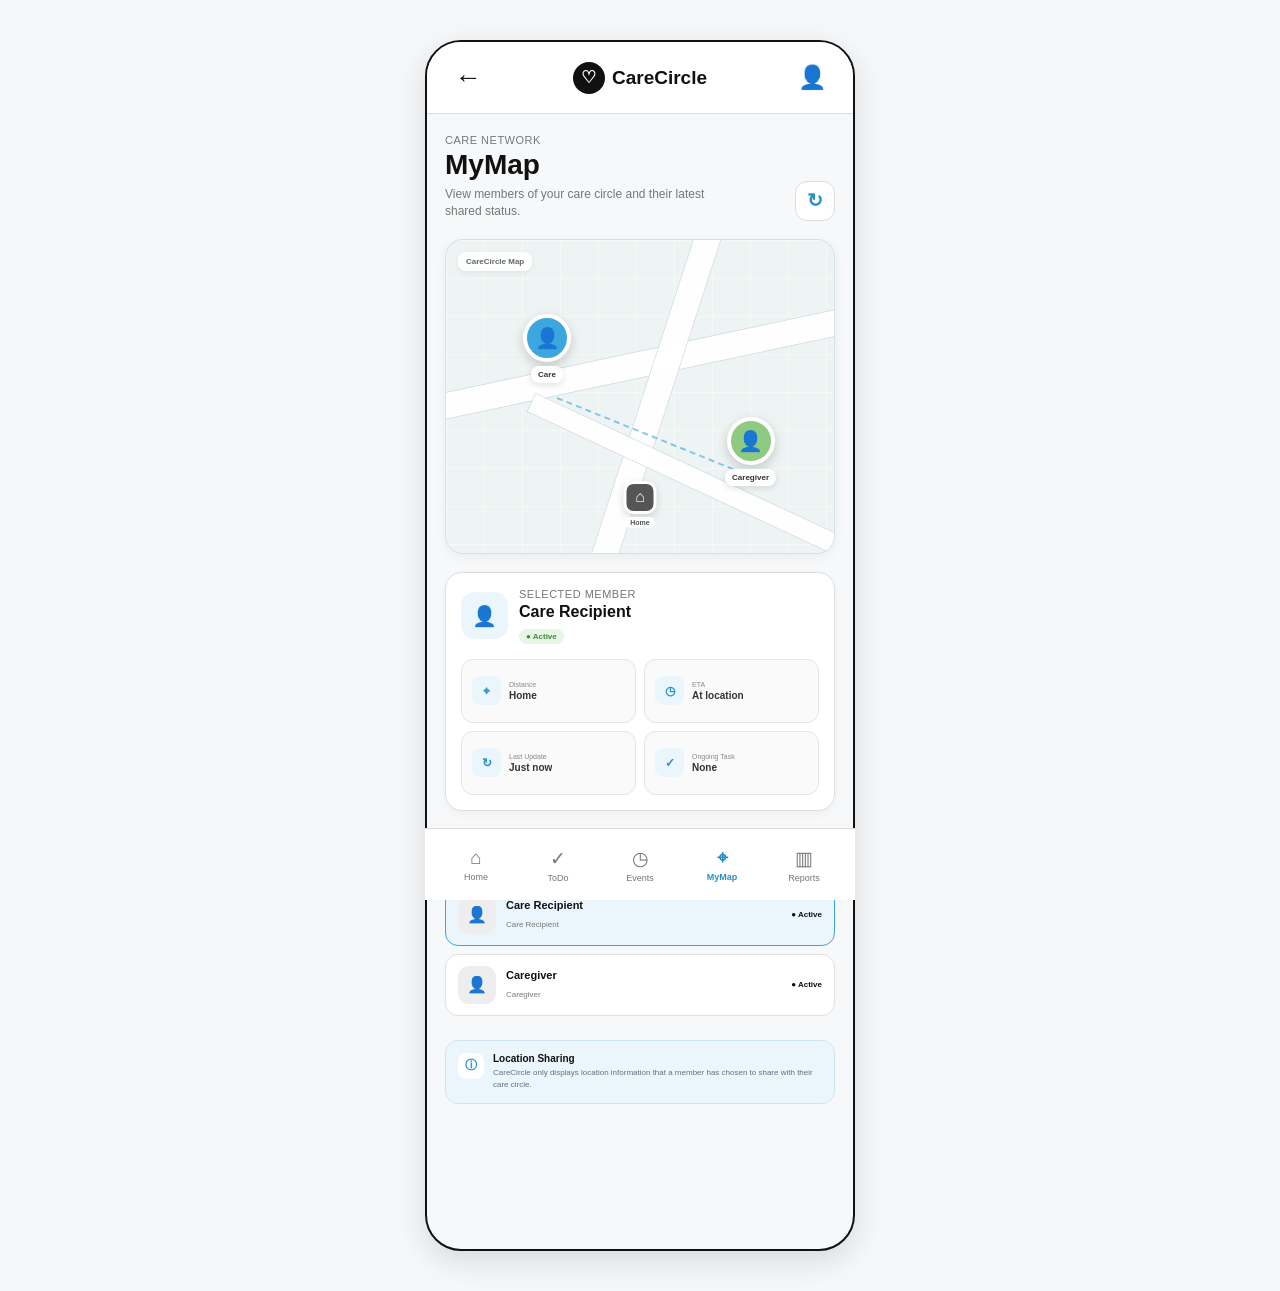
<file: public/map.html>
<!DOCTYPE html>
<html lang="en">

<head>
    <meta charset="UTF-8">

    <meta
        name="viewport"
        content="width=device-width, initial-scale=1.0"
    >

    <title>CareCircle | MyMap</title>

    <link
        rel="stylesheet"
        href="style.css"
    >
</head>


<body>

<main class="dashboard-app map-app">


    <!-- =====================================================
         HEADER
         ===================================================== -->

    <header class="dashboard-header">

        <a
            href="dashboard.html"
            class="todo-back-button"
            aria-label="Back to dashboard"
        >
            ←
        </a>


        <div class="dashboard-brand">

            <div class="dashboard-logo-icon">
                ♡
            </div>

            <span>
                CareCircle
            </span>

        </div>


        <button
            type="button"
            class="profile-button"
            id="mapProfileButton"
            aria-label="View profile"
        >
            👤
        </button>

    </header>



    <!-- =====================================================
         CONTENT
         ===================================================== -->

    <div class="dashboard-content">


        <!-- =================================================
             PAGE HEADER
             ================================================= -->

        <section class="map-page-header">

            <div>

                <p class="section-kicker">
                    Care Network
                </p>

                <h1>
                    MyMap
                </h1>

                <p class="map-subtitle">
                    View members of your care circle
                    and their latest shared status.
                </p>

            </div>


            <button
                type="button"
                class="map-refresh-button"
                id="refreshMapButton"
            >
                ↻
            </button>

        </section>



        <!-- =================================================
             MAP AREA
             ================================================= -->

        <section class="care-map">

            <div class="map-grid-background"></div>


            <!-- ROAD LINES -->

            <div class="map-road map-road-one"></div>

            <div class="map-road map-road-two"></div>

            <div class="map-road map-road-three"></div>


            <!-- CARE RECIPIENT -->

            <button
                type="button"
                class="
                    map-person-marker
                    recipient-marker
                "
                id="recipientMapMarker"
                data-person="recipient"
            >

                <span class="map-marker-avatar">
                    👤
                </span>

                <span
                    class="map-marker-name"
                    id="mapRecipientName"
                >
                    Care Recipient
                </span>

            </button>


            <!-- CAREGIVER -->

            <button
                type="button"
                class="
                    map-person-marker
                    caregiver-marker
                "
                id="caregiverMapMarker"
                data-person="caregiver"
            >

                <span class="map-marker-avatar">
                    👤
                </span>

                <span
                    class="map-marker-name"
                    id="mapCaregiverName"
                >
                    Caregiver
                </span>

            </button>


            <!-- HOME -->

            <div class="map-home-marker">

                <span>
                    ⌂
                </span>

                <small>
                    Home
                </small>

            </div>


            <!-- CONNECTION -->

            <div class="map-connection-line"></div>


            <!-- MAP LABEL -->

            <div class="map-demo-label">
                CareCircle Map
            </div>

        </section>



        <!-- =================================================
             SELECTED PERSON
             ================================================= -->

        <section class="map-person-panel">

            <div class="map-person-heading">

                <div class="map-person-avatar">
                    👤
                </div>


                <div>

                    <p class="section-kicker">
                        Selected Member
                    </p>

                    <h2 id="selectedPersonName">
                        Care Recipient
                    </h2>

                    <span
                        class="map-status-badge online"
                        id="selectedPersonStatus"
                    >
                        ● Active
                    </span>

                </div>

            </div>



            <!-- DETAILS -->

            <div class="map-detail-grid">


                <div class="map-detail-card">

                    <span class="map-detail-icon">
                        ⌖
                    </span>

                    <div>

                        <small>
                            Distance
                        </small>

                        <strong id="selectedDistance">
                            --
                        </strong>

                    </div>

                </div>



                <div class="map-detail-card">

                    <span class="map-detail-icon">
                        ◷
                    </span>

                    <div>

                        <small>
                            ETA
                        </small>

                        <strong id="selectedETA">
                            --
                        </strong>

                    </div>

                </div>



                <div class="map-detail-card">

                    <span class="map-detail-icon">
                        ↻
                    </span>

                    <div>

                        <small>
                            Last Update
                        </small>

                        <strong id="selectedLastUpdate">
                            Just now
                        </strong>

                    </div>

                </div>



                <div class="map-detail-card">

                    <span class="map-detail-icon">
                        ✓
                    </span>

                    <div>

                        <small>
                            Ongoing Task
                        </small>

                        <strong id="selectedTask">
                            None
                        </strong>

                    </div>

                </div>

            </div>

        </section>



        <!-- =================================================
             CARE CIRCLE MEMBERS
             ================================================= -->

        <section class="map-members-section">

            <div class="section-heading">

                <div>

                    <p class="section-kicker">
                        Family & Caregivers
                    </p>

                    <h2>
                        Care Circle
                    </h2>

                </div>


                <span
                    class="member-count"
                    id="mapMemberCount"
                >
                    2
                </span>

            </div>


            <div
                class="map-member-list"
                id="mapMemberList"
            >
            </div>

        </section>



        <!-- =================================================
             LOCATION INFORMATION
             ================================================= -->

        <section class="map-location-note">

            <div class="map-location-note-icon">
                ⓘ
            </div>


            <div>

                <strong>
                    Location Sharing
                </strong>

                <p>
                    CareCircle only displays location
                    information that a member has chosen
                    to share with their care circle.
                </p>

            </div>

        </section>

    </div>



    <!-- =====================================================
         BOTTOM NAVIGATION
         ===================================================== -->

    <nav class="bottom-navigation">

        <a
            href="dashboard.html"
            class="bottom-nav-item"
        >

            <span class="bottom-nav-icon">
                ⌂
            </span>

            <span>
                Home
            </span>

        </a>


        <a
            href="todo.html"
            class="bottom-nav-item"
        >

            <span class="bottom-nav-icon">
                ✓
            </span>

            <span>
                ToDo
            </span>

        </a>


        <a
            href="events.html"
            class="bottom-nav-item"
        >

            <span class="bottom-nav-icon">
                ◷
            </span>

            <span>
                Events
            </span>

        </a>


        <a
            href="map.html"
            class="bottom-nav-item active"
        >

            <span class="bottom-nav-icon">
                ⌖
            </span>

            <span>
                MyMap
            </span>

        </a>


        <a
            href="reports.html"
            class="bottom-nav-item"
        >

            <span class="bottom-nav-icon">
                ▥
            </span>

            <span>
                Reports
            </span>

        </a>

    </nav>

</main>


<script src="map.js"></script>

</body>

</html>
</file>
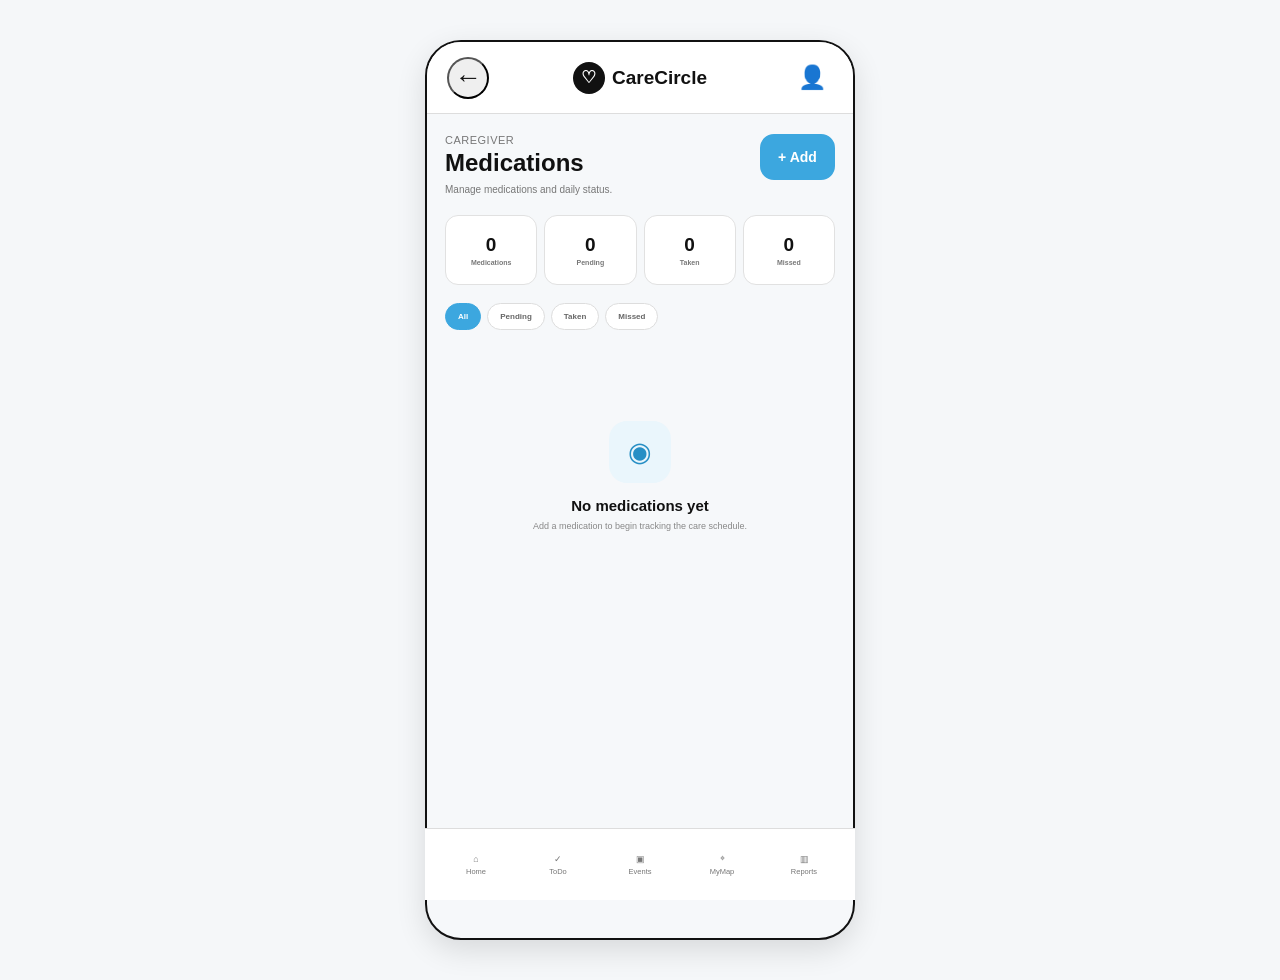
<file: public/medications.html>
<!DOCTYPE html>
<html lang="en">

<head>
    <meta charset="UTF-8">

    <meta
        name="viewport"
        content="width=device-width, initial-scale=1.0"
    >

    <title>CareCircle | Medications</title>

    <link
        rel="stylesheet"
        href="style.css"
    >
</head>


<body>

<main class="dashboard-app medication-app">


    <!-- =====================================================
         HEADER
         ===================================================== -->

    <header class="dashboard-header">

        <button
            type="button"
            class="todo-back-button"
            id="medicationBackButton"
            aria-label="Back"
        >
            ←
        </button>


        <div class="dashboard-brand">

            <div class="dashboard-logo-icon">
                ♡
            </div>

            <span>
                CareCircle
            </span>

        </div>


        <button
            type="button"
            class="profile-button"
            id="medicationProfileButton"
            aria-label="Profile"
        >
            👤
        </button>

    </header>



    <!-- =====================================================
         CONTENT
         ===================================================== -->

    <div class="dashboard-content">


        <!-- =================================================
             PAGE HEADING
             ================================================= -->

        <section class="medication-page-heading">

            <div>

                <p
                    class="section-kicker"
                    id="medicationPageRole"
                >
                    CareCircle
                </p>


                <h1>
                    Medications
                </h1>


                <p id="medicationPageDescription">
                    Manage medications and daily status.
                </p>

            </div>


            <button
                type="button"
                class="primary-button medication-add-button"
                id="addMedicationButton"
            >
                + Add
            </button>

        </section>



        <!-- =================================================
             SUMMARY
             ================================================= -->

        <section class="medication-summary-grid">


            <article class="medication-summary-card">

                <strong id="medicationTotalCount">
                    0
                </strong>

                <span>
                    Medications
                </span>

            </article>


            <article class="medication-summary-card">

                <strong id="medicationPendingCount">
                    0
                </strong>

                <span>
                    Pending
                </span>

            </article>


            <article class="medication-summary-card">

                <strong id="medicationTakenCount">
                    0
                </strong>

                <span>
                    Taken
                </span>

            </article>


            <article class="medication-summary-card">

                <strong id="medicationMissedCount">
                    0
                </strong>

                <span>
                    Missed
                </span>

            </article>


        </section>



        <!-- =================================================
             FILTERS
             ================================================= -->

        <div class="medication-filters">

            <button
                type="button"
                class="medication-filter active"
                data-filter="all"
            >
                All
            </button>


            <button
                type="button"
                class="medication-filter"
                data-filter="pending"
            >
                Pending
            </button>


            <button
                type="button"
                class="medication-filter"
                data-filter="taken"
            >
                Taken
            </button>


            <button
                type="button"
                class="medication-filter"
                data-filter="missed"
            >
                Missed
            </button>

        </div>



        <!-- =================================================
             MEDICATION LIST
             ================================================= -->

        <section
            class="medication-list"
            id="medicationList"
        >

            <div class="medication-empty-state">

                <div class="medication-empty-icon">
                    ◉
                </div>

                <h2>
                    No medications yet
                </h2>

                <p>
                    Add a medication to begin
                    tracking the care schedule.
                </p>

            </div>

        </section>


    </div>



    <!-- =====================================================
         ADD / EDIT MEDICATION MODAL
         ===================================================== -->

    <div
        class="modal-overlay hidden"
        id="medicationFormModal"
    >

        <div class="task-modal medication-modal">

            <div class="task-modal-header">

                <div>

                    <p class="section-kicker">
                        Medication
                    </p>


                    <h2 id="medicationModalTitle">
                        Add Medication
                    </h2>

                </div>


                <button
                    type="button"
                    class="modal-close-button"
                    id="closeMedicationModal"
                    aria-label="Close"
                >
                    ×
                </button>

            </div>



            <form id="medicationForm">


                <input
                    type="hidden"
                    id="medicationId"
                >



                <!-- MEDICATION NAME -->

                <div class="form-group">

                    <label
                        for="medicationName"
                        class="form-label"
                    >
                        Medication Name
                    </label>


                    <input
                        type="text"
                        id="medicationName"
                        class="form-control"
                        placeholder="e.g. Metformin"
                        required
                    >

                </div>



                <!-- DOSE -->

                <div class="form-group">

                    <label
                        for="medicationDose"
                        class="form-label"
                    >
                        Dose
                    </label>


                    <input
                        type="text"
                        id="medicationDose"
                        class="form-control"
                        placeholder="e.g. 500 mg"
                        required
                    >

                </div>



                <!-- FREQUENCY -->

                <div class="form-group">

                    <label
                        for="medicationFrequency"
                        class="form-label"
                    >
                        Frequency
                    </label>


                    <select
                        id="medicationFrequency"
                        class="form-control"
                        required
                    >

                        <option value="">
                            Select frequency
                        </option>

                        <option value="Once daily">
                            Once daily
                        </option>

                        <option value="Twice daily">
                            Twice daily
                        </option>

                        <option value="Three times daily">
                            Three times daily
                        </option>

                        <option value="Four times daily">
                            Four times daily
                        </option>

                        <option value="As needed">
                            As needed
                        </option>

                        <option value="Other">
                            Other
                        </option>

                    </select>

                </div>



                <!-- NEXT DOSE -->

                <div class="form-group">

                    <label
                        for="medicationNextDose"
                        class="form-label"
                    >
                        Next Dose
                    </label>


                    <input
                        type="time"
                        id="medicationNextDose"
                        class="form-control"
                    >

                </div>



                <!-- TAKE WITH FOOD -->

                <div class="form-group">

                    <label
                        for="medicationWithFood"
                        class="form-label"
                    >
                        Take With Food?
                    </label>


                    <select
                        id="medicationWithFood"
                        class="form-control"
                    >

                        <option value="Not specified">
                            Not specified
                        </option>

                        <option value="Yes">
                            Yes
                        </option>

                        <option value="No">
                            No
                        </option>

                    </select>

                </div>



                <!-- NOTES -->

                <div class="form-group">

                    <label
                        for="medicationNotes"
                        class="form-label"
                    >
                        Notes
                    </label>


                    <textarea
                        id="medicationNotes"
                        class="form-control"
                        rows="3"
                        placeholder="Optional medication notes"
                    ></textarea>

                </div>



                <!-- STATUS -->

                <div class="form-group">

                    <label
                        for="medicationStatus"
                        class="form-label"
                    >
                        Today's Status
                    </label>


                    <select
                        id="medicationStatus"
                        class="form-control"
                    >

                        <option value="Pending">
                            Pending
                        </option>

                        <option value="Taken">
                            Taken
                        </option>

                        <option value="Missed">
                            Missed
                        </option>

                    </select>

                </div>



                <!-- ACTIONS -->

                <div class="task-modal-actions">

                    <button
                        type="button"
                        class="secondary-button"
                        id="cancelMedicationButton"
                    >
                        Cancel
                    </button>


                    <button
                        type="submit"
                        class="primary-button"
                    >
                        Save Medication
                    </button>

                </div>


            </form>

        </div>

    </div>



    <!-- =====================================================
         MEDICATION DETAILS MODAL
         ===================================================== -->

    <div
        class="modal-overlay hidden"
        id="medicationDetailsModal"
    >

        <div class="task-modal medication-modal">

            <div class="task-modal-header">

                <div>

                    <p class="section-kicker">
                        Medication Details
                    </p>


                    <h2 id="medicationDetailsTitle">
                        Medication
                    </h2>

                </div>


                <button
                    type="button"
                    class="modal-close-button"
                    id="closeMedicationDetails"
                    aria-label="Close"
                >
                    ×
                </button>

            </div>



            <div
                class="medication-details-content"
                id="medicationDetailsContent"
            >
            </div>



            <!-- =================================================
                 DAILY STATUS
                 ================================================= -->

            <div class="medication-status-actions">

                <p>
                    Today's Status
                </p>


                <div class="medication-status-button-grid">


                    <button
                        type="button"
                        class="medication-status-button pending"
                        data-status="Pending"
                    >
                        Pending
                    </button>


                    <button
                        type="button"
                        class="medication-status-button taken"
                        data-status="Taken"
                    >
                        ✓ Taken
                    </button>


                    <button
                        type="button"
                        class="medication-status-button missed"
                        data-status="Missed"
                    >
                        × Missed
                    </button>


                </div>

            </div>



            <!-- =================================================
                 CAREGIVER MANAGEMENT
                 ================================================= -->

            <div
                class="task-modal-actions"
                id="medicationManagementActions"
            >

                <button
                    type="button"
                    class="secondary-button"
                    id="editMedicationButton"
                >
                    Edit
                </button>


                <button
                    type="button"
                    class="medication-delete-button"
                    id="deleteMedicationButton"
                >
                    Delete
                </button>

            </div>


        </div>

    </div>



    <!-- =====================================================
         DELETE CONFIRMATION
         ===================================================== -->

    <div
        class="modal-overlay hidden"
        id="deleteMedicationModal"
    >

        <div class="task-modal medication-delete-modal">

            <div class="medication-delete-icon">
                !
            </div>


            <h2>
                Delete Medication?
            </h2>


            <p>
                This removes the medication from
                the CareCircle medication list.
            </p>


            <div class="task-modal-actions">

                <button
                    type="button"
                    class="secondary-button"
                    id="cancelDeleteMedication"
                >
                    Cancel
                </button>


                <button
                    type="button"
                    class="medication-delete-button"
                    id="confirmDeleteMedication"
                >
                    Delete
                </button>

            </div>

        </div>

    </div>



    <!-- =====================================================
         BOTTOM NAVIGATION
         ===================================================== -->

    <nav
        class="bottom-navigation"
        id="medicationCaregiverNavigation"
    >

        <a
            href="dashboard.html"
            class="bottom-nav-item"
        >
            <span>⌂</span>
            <small>Home</small>
        </a>


        <a
            href="todo.html"
            class="bottom-nav-item"
        >
            <span>✓</span>
            <small>ToDo</small>
        </a>


        <a
            href="events.html"
            class="bottom-nav-item"
        >
            <span>▣</span>
            <small>Events</small>
        </a>


        <a
            href="map.html"
            class="bottom-nav-item"
        >
            <span>⌖</span>
            <small>MyMap</small>
        </a>


        <a
            href="reports.html"
            class="bottom-nav-item"
        >
            <span>▥</span>
            <small>Reports</small>
        </a>

    </nav>



    <!-- =====================================================
         RECIPIENT NAVIGATION
         ===================================================== -->

    <nav
        class="recipient-bottom-navigation hidden"
        id="medicationRecipientNavigation"
    >

        <a
            href="recipient-dashboard.html"
            class="recipient-nav-item"
        >

            <span>⌂</span>

            <small>
                Home
            </small>

        </a>


        <a
            href="mycare.html"
            class="recipient-nav-item"
        >

            <span>♥</span>

            <small>
                MyCare
            </small>

        </a>


        <a
            href="mycare.html#family"
            class="recipient-nav-item"
        >

            <span>●●●</span>

            <small>
                Family
            </small>

        </a>

    </nav>


</main>


<script src="medications.js"></script>

</body>

</html>
</file>
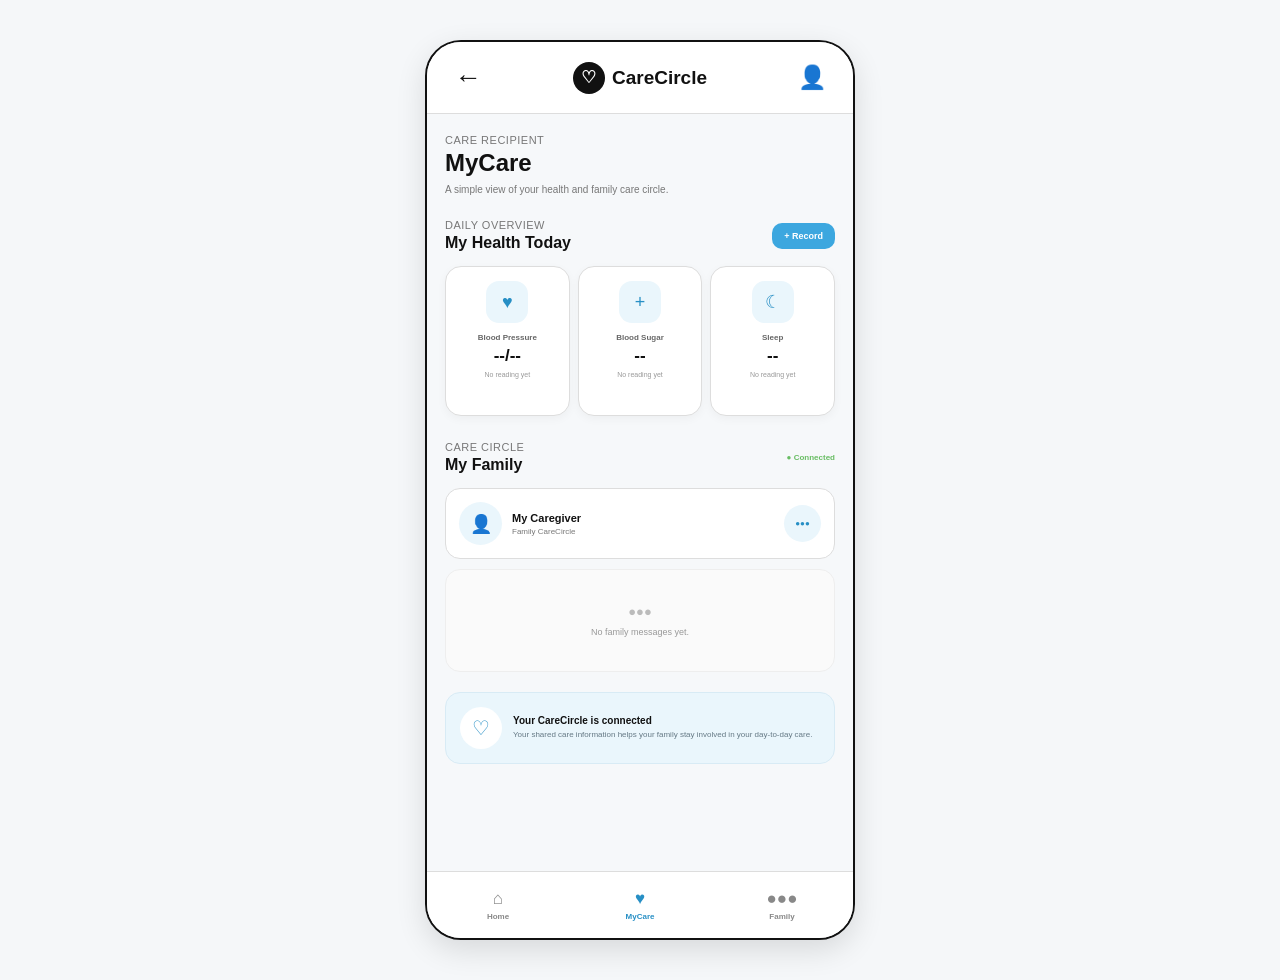
<file: public/mycare.html>
<!DOCTYPE html>
<html lang="en">

<head>
    <meta charset="UTF-8">

    <meta
        name="viewport"
        content="width=device-width, initial-scale=1.0"
    >

    <title>CareCircle | MyCare</title>

    <link
        rel="stylesheet"
        href="style.css"
    >
</head>


<body>

<main class="dashboard-app recipient-dashboard-app mycare-app">


    <!-- =====================================================
         HEADER
         ===================================================== -->

    <header class="dashboard-header">

        <a
            href="recipient-dashboard.html"
            class="todo-back-button"
            aria-label="Back to dashboard"
        >
            ←
        </a>


        <div class="dashboard-brand">

            <div class="dashboard-logo-icon">
                ♡
            </div>

            <span>
                CareCircle
            </span>

        </div>


        <button
            type="button"
            class="profile-button"
            id="myCareProfileButton"
            aria-label="Profile"
        >
            👤
        </button>

    </header>



    <!-- =====================================================
         CONTENT
         ===================================================== -->

    <div class="dashboard-content">


        <!-- =================================================
             PAGE HEADING
             ================================================= -->

        <section class="mycare-heading">

            <p class="section-kicker">
                Care Recipient
            </p>

            <h1>
                MyCare
            </h1>

            <p>
                A simple view of your health and
                family care circle.
            </p>

        </section>



        <!-- =================================================
             MY HEALTH TODAY
             ================================================= -->

        <section class="mycare-health-section">

            <div class="section-heading">

                <div>

                    <p class="section-kicker">
                        Daily Overview
                    </p>

                    <h2>
                        My Health Today
                    </h2>

                </div>


                <button
                    type="button"
                    class="mycare-record-button"
                    id="myCareRecordButton"
                >
                    + Record
                </button>

            </div>



            <!-- HEALTH CARDS -->

            <div class="mycare-health-grid">


                <!-- BLOOD PRESSURE -->

                <article class="mycare-health-card">

                    <div class="mycare-health-icon">
                        ♥
                    </div>


                    <div class="mycare-health-content">

                        <span>
                            Blood Pressure
                        </span>


                        <strong id="myCareBloodPressure">
                            --/--
                        </strong>


                        <small id="myCareBloodPressureTime">
                            No reading yet
                        </small>

                    </div>

                </article>



                <!-- BLOOD SUGAR -->

                <article class="mycare-health-card">

                    <div class="mycare-health-icon">
                        +
                    </div>


                    <div class="mycare-health-content">

                        <span>
                            Blood Sugar
                        </span>


                        <strong id="myCareBloodSugar">
                            --
                        </strong>


                        <small id="myCareBloodSugarTime">
                            No reading yet
                        </small>

                    </div>

                </article>



                <!-- SLEEP -->

                <article class="mycare-health-card">

                    <div class="mycare-health-icon">
                        ☾
                    </div>


                    <div class="mycare-health-content">

                        <span>
                            Sleep
                        </span>


                        <strong id="myCareSleep">
                            --
                        </strong>


                        <small id="myCareSleepTime">
                            No reading yet
                        </small>

                    </div>

                </article>


            </div>

        </section>



        <!-- =================================================
             FAMILY SECTION
             ================================================= -->

        <section
            class="mycare-family-section"
            id="family"
        >

            <div class="section-heading">

                <div>

                    <p class="section-kicker">
                        Care Circle
                    </p>

                    <h2>
                        My Family
                    </h2>

                </div>


                <span
                    class="mycare-online-status"
                    id="myCareFamilyStatus"
                >
                    ● Connected
                </span>

            </div>



            <!-- FAMILY MEMBER -->

            <article class="mycare-family-card">

                <div class="mycare-family-avatar">
                    👤
                </div>


                <div class="mycare-family-details">

                    <strong id="myCareFamilyName">
                        My Caregiver
                    </strong>

                    <span id="myCareFamilyRelationship">
                        Family CareCircle
                    </span>

                </div>


                <button
                    type="button"
                    class="mycare-message-button"
                    id="openFamilyMessage"
                    aria-label="Send message"
                >
                    ●●●
                </button>

            </article>



            <!-- =================================================
                 MESSAGE HISTORY
                 ================================================= -->

            <div
                class="mycare-message-history"
                id="myCareMessageHistory"
            >

                <div class="mycare-empty-messages">

                    <span>
                        ●●●
                    </span>

                    <p>
                        No family messages yet.
                    </p>

                </div>

            </div>

        </section>



        <!-- =================================================
             FAMILY REASSURANCE
             ================================================= -->

        <section class="mycare-connected-card">

            <div class="mycare-connected-icon">
                ♡
            </div>


            <div>

                <strong>
                    Your CareCircle is connected
                </strong>

                <p>
                    Your shared care information helps
                    your family stay involved in your
                    day-to-day care.
                </p>

            </div>

        </section>


    </div>



    <!-- =====================================================
         RECORD HEALTH MODAL
         ===================================================== -->

    <div
        class="modal-overlay hidden"
        id="myCareHealthModal"
    >

        <div class="task-modal recipient-small-modal">

            <div class="task-modal-header">

                <div>

                    <p class="section-kicker">
                        My Health
                    </p>

                    <h2 id="myCareHealthModalTitle">
                        Record Reading
                    </h2>

                </div>


                <button
                    type="button"
                    class="modal-close-button"
                    id="closeMyCareHealthModal"
                >
                    ×
                </button>

            </div>



            <!-- TYPE -->

            <div class="mycare-health-tabs">


                <button
                    type="button"
                    class="mycare-health-tab active"
                    data-health-type="bloodPressure"
                >
                    Blood Pressure
                </button>


                <button
                    type="button"
                    class="mycare-health-tab"
                    data-health-type="bloodSugar"
                >
                    Blood Sugar
                </button>


                <button
                    type="button"
                    class="mycare-health-tab"
                    data-health-type="sleep"
                >
                    Sleep
                </button>


            </div>



            <form id="myCareHealthForm">

                <input
                    type="hidden"
                    id="myCareHealthType"
                    value="bloodPressure"
                >



                <!-- =============================================
                     BLOOD PRESSURE
                     ============================================= -->

                <div
                    class="mycare-health-form-section"
                    id="myCareBloodPressureFields"
                >

                    <div class="health-reading-row">


                        <div class="form-group">

                            <label
                                for="myCareSystolic"
                                class="form-label"
                            >
                                Systolic
                            </label>

                            <input
                                type="number"
                                id="myCareSystolic"
                                class="form-control"
                                min="1"
                                placeholder="120"
                            >

                        </div>


                        <div class="health-reading-divider">
                            /
                        </div>


                        <div class="form-group">

                            <label
                                for="myCareDiastolic"
                                class="form-label"
                            >
                                Diastolic
                            </label>

                            <input
                                type="number"
                                id="myCareDiastolic"
                                class="form-control"
                                min="1"
                                placeholder="80"
                            >

                        </div>


                    </div>


                    <small class="health-unit-note">
                        mmHg
                    </small>

                </div>



                <!-- =============================================
                     BLOOD SUGAR
                     ============================================= -->

                <div
                    class="mycare-health-form-section hidden"
                    id="myCareBloodSugarFields"
                >

                    <div class="form-group">

                        <label
                            for="myCareBloodSugarReading"
                            class="form-label"
                        >
                            Blood Sugar Reading
                        </label>

                        <input
                            type="number"
                            id="myCareBloodSugarReading"
                            class="form-control"
                            min="1"
                            step="0.1"
                            placeholder="110"
                        >

                        <small class="field-help">
                            mg/dL
                        </small>

                    </div>


                    <div class="form-group">

                        <label
                            for="myCareGlucoseContext"
                            class="form-label"
                        >
                            Reading Type
                        </label>

                        <select
                            id="myCareGlucoseContext"
                            class="form-control"
                        >

                            <option value="Not specified">
                                Not specified
                            </option>

                            <option value="Fasting">
                                Fasting
                            </option>

                            <option value="Before meal">
                                Before meal
                            </option>

                            <option value="After meal">
                                After meal
                            </option>

                            <option value="Bedtime">
                                Bedtime
                            </option>

                            <option value="Other">
                                Other
                            </option>

                        </select>

                    </div>

                </div>



                <!-- =============================================
                     SLEEP
                     ============================================= -->

                <div
                    class="mycare-health-form-section hidden"
                    id="myCareSleepFields"
                >

                    <div class="form-group">

                        <label
                            for="myCareSleepHours"
                            class="form-label"
                        >
                            Hours of Sleep
                        </label>

                        <input
                            type="number"
                            id="myCareSleepHours"
                            class="form-control"
                            min="0"
                            max="24"
                            step="0.5"
                            placeholder="7.5"
                        >

                    </div>

                </div>



                <!-- =============================================
                     NOTES
                     ============================================= -->

                <div class="form-group">

                    <label
                        for="myCareHealthNotes"
                        class="form-label"
                    >
                        Notes
                    </label>

                    <textarea
                        id="myCareHealthNotes"
                        class="form-control"
                        rows="3"
                        placeholder="Optional notes"
                    ></textarea>

                </div>



                <div class="task-modal-actions">

                    <button
                        type="button"
                        class="secondary-button"
                        id="cancelMyCareHealth"
                    >
                        Cancel
                    </button>


                    <button
                        type="submit"
                        class="primary-button"
                    >
                        Save Reading
                    </button>

                </div>

            </form>

        </div>

    </div>



    <!-- =====================================================
         FAMILY MESSAGE MODAL
         ===================================================== -->

    <div
        class="modal-overlay hidden"
        id="familyMessageModal"
    >

        <div class="task-modal recipient-small-modal">

            <div class="task-modal-header">

                <div>

                    <p class="section-kicker">
                        Care Circle
                    </p>

                    <h2 id="familyMessageModalTitle">
                        Message Family
                    </h2>

                </div>


                <button
                    type="button"
                    class="modal-close-button"
                    id="closeFamilyMessageModal"
                >
                    ×
                </button>

            </div>


            <form id="familyMessageForm">

                <div class="form-group">

                    <label
                        for="familyMessageText"
                        class="form-label"
                    >
                        Message
                    </label>

                    <textarea
                        id="familyMessageText"
                        class="form-control"
                        rows="5"
                        maxlength="500"
                        placeholder="Write a message..."
                        required
                    ></textarea>

                </div>


                <div class="task-modal-actions">

                    <button
                        type="button"
                        class="secondary-button"
                        id="cancelFamilyMessage"
                    >
                        Cancel
                    </button>


                    <button
                        type="submit"
                        class="primary-button"
                    >
                        Send
                    </button>

                </div>

            </form>

        </div>

    </div>



    <!-- =====================================================
         BOTTOM NAVIGATION
         ===================================================== -->

    <nav class="recipient-bottom-navigation">


        <a
            href="recipient-dashboard.html"
            class="recipient-nav-item"
        >

            <span>
                ⌂
            </span>

            <small>
                Home
            </small>

        </a>


        <a
            href="mycare.html"
            class="recipient-nav-item active"
        >

            <span>
                ♥
            </span>

            <small>
                MyCare
            </small>

        </a>


        <button
            type="button"
            class="recipient-nav-item"
            id="myCareFamilyNav"
        >

            <span>
                ●●●
            </span>

            <small>
                Family
            </small>

        </button>


    </nav>


</main>


<script src="mycare.js"></script>

</body>

</html>
</file>
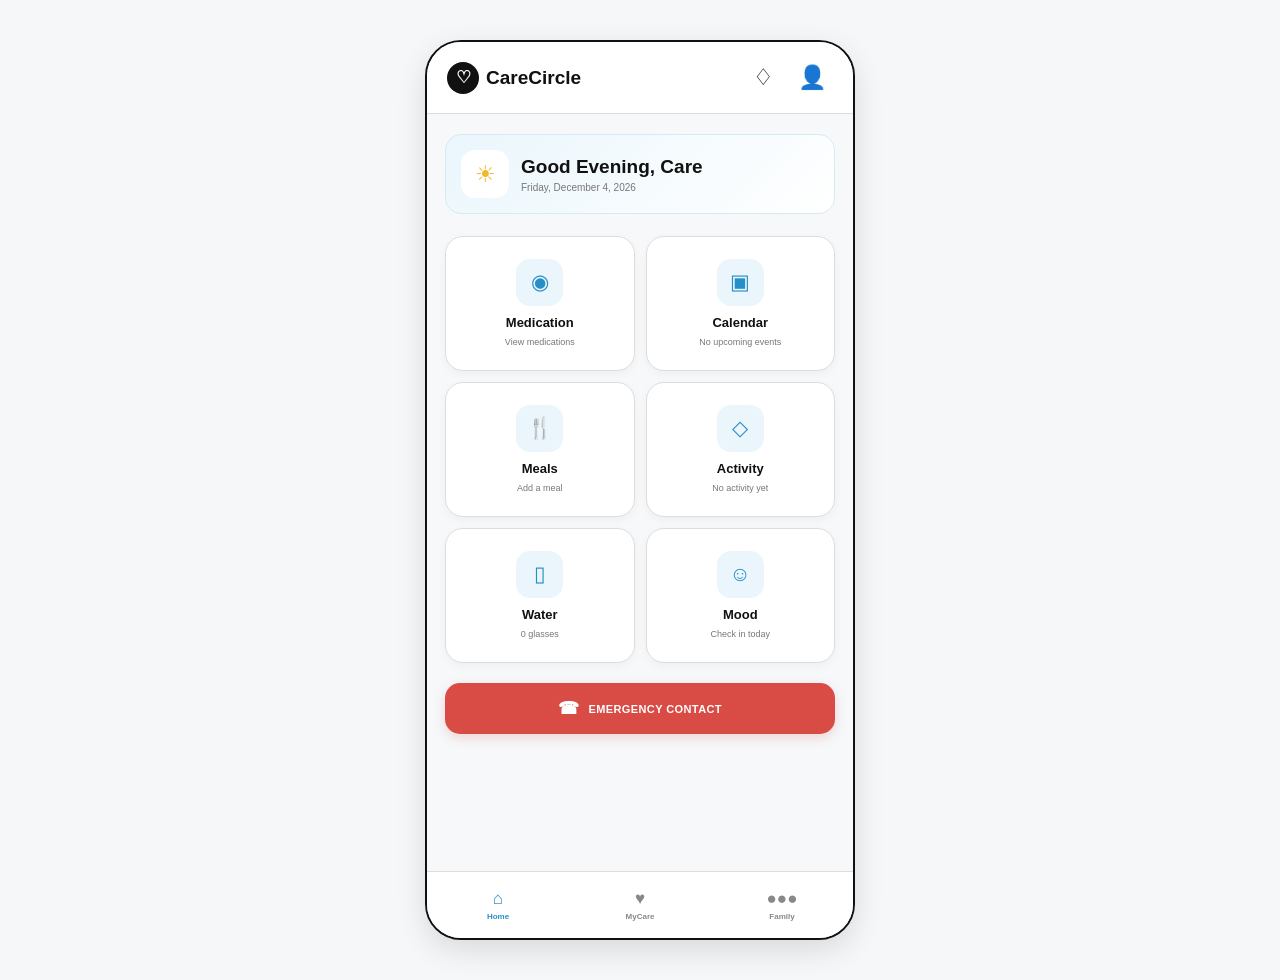
<file: public/recipient-dashboard.html>
<!DOCTYPE html>
<html lang="en">

<head>
    <meta charset="UTF-8">

    <meta
        name="viewport"
        content="width=device-width, initial-scale=1.0"
    >

    <title>CareCircle | My Dashboard</title>

    <link
        rel="stylesheet"
        href="style.css"
    >
</head>


<body>

<main class="dashboard-app recipient-dashboard-app">


    <!-- =====================================================
         HEADER
         ===================================================== -->

    <header class="dashboard-header">

        <div class="dashboard-brand">

            <div class="dashboard-logo-icon">
                ♡
            </div>

            <span>
                CareCircle
            </span>

        </div>


        <div class="recipient-header-actions">

            <button
                type="button"
                class="profile-button"
                id="recipientNotificationButton"
                aria-label="Notifications"
            >
                ♢
            </button>

            <div
    class="recipient-account-menu hidden"
    id="recipientAccountMenu"
>

    <a href="mycare.html">
        MyCare
    </a>

    <button
        type="button"
        id="recipientSignOutButton"
    >
        Sign Out
    </button>

</div>

            <button
                type="button"
                class="profile-button"
                id="recipientProfileButton"
                aria-label="View profile"
            >
                👤
            </button>

        </div>

    </header>



    <!-- =====================================================
         CONTENT
         ===================================================== -->

    <div class="dashboard-content">


        <!-- =================================================
             GREETING
             ================================================= -->

        <section class="recipient-greeting">

            <div class="recipient-greeting-icon">
                ☀
            </div>


            <div>

                <h1>
                    Good Morning,
                    <span id="recipientGreetingName">
                        Janice
                    </span>
                </h1>

                <p id="recipientCurrentDate">
                    Tuesday, 12 September 2026
                </p>

            </div>

        </section>



        <!-- =================================================
             MAIN ACTION GRID
             ================================================= -->

        <section class="recipient-action-grid">


            <!-- MEDICATION -->

            <button
                type="button"
                class="recipient-action-card"
                id="recipientMedicationCard"
            >

                <span class="recipient-action-icon">
                    ◉
                </span>

                <strong>
                    Medication
                </strong>

                <span id="recipientMedicationSummary">
                    No dose scheduled
                </span>

            </button>



            <!-- CALENDAR -->

            <button
                type="button"
                class="recipient-action-card"
                id="recipientCalendarCard"
            >

                <span class="recipient-action-icon">
                    ▣
                </span>

                <strong>
                    Calendar
                </strong>

                <span id="recipientCalendarSummary">
                    No upcoming events
                </span>

            </button>



            <!-- MEALS -->

            <button
                type="button"
                class="recipient-action-card"
                id="recipientMealsCard"
            >

                <span class="recipient-action-icon">
                    🍴
                </span>

                <strong>
                    Meals
                </strong>

                <span id="recipientMealsSummary">
                    Add a meal
                </span>

            </button>



            <!-- ACTIVITY -->

            <button
                type="button"
                class="recipient-action-card"
                id="recipientActivityCard"
            >

                <span class="recipient-action-icon">
                    ◇
                </span>

                <strong>
                    Activity
                </strong>

                <span id="recipientActivitySummary">
                    No activity yet
                </span>

            </button>



            <!-- WATER -->

            <button
                type="button"
                class="recipient-action-card"
                id="recipientWaterCard"
            >

                <span class="recipient-action-icon">
                    ▯
                </span>

                <strong>
                    Water
                </strong>

                <span id="recipientWaterSummary">
                    0 glasses
                </span>

            </button>



            <!-- MOOD -->

            <button
                type="button"
                class="recipient-action-card"
                id="recipientMoodCard"
            >

                <span
                    class="recipient-action-icon"
                    id="recipientMoodIcon"
                >
                    ☺
                </span>

                <strong>
                    Mood
                </strong>

                <span id="recipientMoodSummary">
                    Check in today
                </span>

            </button>

        </section>



        <!-- =================================================
             EMERGENCY CONTACT
             ================================================= -->

        <button
            type="button"
            class="recipient-emergency-button"
            id="recipientEmergencyButton"
        >

            <span class="recipient-emergency-icon">
                ☎
            </span>

            <span>
                EMERGENCY CONTACT
            </span>

        </button>


    </div>



    <!-- =====================================================
         MEAL MODAL
         ===================================================== -->

    <div
        class="modal-overlay hidden"
        id="recipientMealModal"
    >

        <div class="task-modal recipient-small-modal">

            <div class="task-modal-header">

                <div>

                    <p class="section-kicker">
                        Nutrition
                    </p>

                    <h2>
                        Add Meal
                    </h2>

                </div>


                <button
                    type="button"
                    class="modal-close-button"
                    id="closeRecipientMealModal"
                >
                    ×
                </button>

            </div>


            <form id="recipientMealForm">


                <div class="recipient-choice-list">

                    <label class="recipient-choice-option">

                        <input
                            type="radio"
                            name="mealType"
                            value="Breakfast"
                            required
                        >

                        <span>
                            Breakfast
                        </span>

                    </label>


                    <label class="recipient-choice-option">

                        <input
                            type="radio"
                            name="mealType"
                            value="Lunch"
                        >

                        <span>
                            Lunch
                        </span>

                    </label>


                    <label class="recipient-choice-option">

                        <input
                            type="radio"
                            name="mealType"
                            value="Dinner"
                        >

                        <span>
                            Dinner
                        </span>

                    </label>


                    <label class="recipient-choice-option">

                        <input
                            type="radio"
                            name="mealType"
                            value="Light Snack"
                        >

                        <span>
                            Light Snack
                        </span>

                    </label>

                </div>


                <div class="form-group">

                    <label
                        for="recipientMealNotes"
                        class="form-label"
                    >
                        Notes
                    </label>

                    <textarea
                        id="recipientMealNotes"
                        class="form-control"
                        rows="3"
                        placeholder="Optional meal details"
                    ></textarea>

                </div>


                <div class="task-modal-actions">

                    <button
                        type="button"
                        class="secondary-button"
                        id="cancelRecipientMeal"
                    >
                        Cancel
                    </button>


                    <button
                        type="submit"
                        class="primary-button"
                    >
                        Add Meal
                    </button>

                </div>

            </form>

        </div>

    </div>



    <!-- =====================================================
         WATER MODAL
         ===================================================== -->

    <div
        class="modal-overlay hidden"
        id="recipientWaterModal"
    >

        <div class="task-modal recipient-small-modal">

            <div class="task-modal-header">

                <div>

                    <p class="section-kicker">
                        Hydration
                    </p>

                    <h2>
                        Water - 250 ml
                    </h2>

                </div>


                <button
                    type="button"
                    class="modal-close-button"
                    id="closeRecipientWaterModal"
                >
                    ×
                </button>

            </div>


            <div class="recipient-water-control">

                <button
                    type="button"
                    class="recipient-water-button"
                    id="decreaseRecipientWater"
                >
                    −
                </button>


                <div class="recipient-water-value">

                    <strong id="recipientWaterCount">
                        0
                    </strong>

                    <span>
                        glasses
                    </span>

                </div>


                <button
                    type="button"
                    class="recipient-water-button"
                    id="increaseRecipientWater"
                >
                    +
                </button>

            </div>


            <p class="recipient-water-total">

                Total:
                <strong id="recipientWaterMillilitres">
                    0 ml
                </strong>

            </p>


            <button
                type="button"
                class="primary-button"
                id="saveRecipientWater"
            >
                Save
            </button>

        </div>

    </div>



    <!-- =====================================================
         MOOD MODAL
         ===================================================== -->

    <div
        class="modal-overlay hidden"
        id="recipientMoodModal"
    >

        <div class="task-modal recipient-small-modal">

            <div class="task-modal-header">

                <div>

                    <p class="section-kicker">
                        Daily Check-In
                    </p>

                    <h2>
                        How are you feeling?
                    </h2>

                </div>


                <button
                    type="button"
                    class="modal-close-button"
                    id="closeRecipientMoodModal"
                >
                    ×
                </button>

            </div>


            <div class="recipient-mood-options">


                <button
                    type="button"
                    class="recipient-mood-option"
                    data-mood="Happy"
                    data-icon="☺"
                >

                    <span>
                        ☺
                    </span>

                    <strong>
                        Happy
                    </strong>

                </button>



                <button
                    type="button"
                    class="recipient-mood-option"
                    data-mood="OK"
                    data-icon="😐"
                >

                    <span>
                        😐
                    </span>

                    <strong>
                        OK
                    </strong>

                </button>



                <button
                    type="button"
                    class="recipient-mood-option"
                    data-mood="Sad"
                    data-icon="☹"
                >

                    <span>
                        ☹
                    </span>

                    <strong>
                        Sad
                    </strong>

                </button>


            </div>

        </div>

    </div>



    <!-- =====================================================
         ACTIVITY MODAL
         ===================================================== -->

    <div
        class="modal-overlay hidden"
        id="recipientActivityModal"
    >

        <div class="task-modal recipient-small-modal">

            <div class="task-modal-header">

                <div>

                    <p class="section-kicker">
                        Movement
                    </p>

                    <h2>
                        Record Activity
                    </h2>

                </div>


                <button
                    type="button"
                    class="modal-close-button"
                    id="closeRecipientActivityModal"
                >
                    ×
                </button>

            </div>


            <form id="recipientActivityForm">


                <div class="form-group">

                    <label
                        for="recipientActivityDescription"
                        class="form-label"
                    >
                        Activity
                    </label>

                    <input
                        type="text"
                        id="recipientActivityDescription"
                        class="form-control"
                        placeholder="e.g. Morning walk"
                        required
                    >

                </div>


                <div class="form-group">

                    <label
                        for="recipientActivityMinutes"
                        class="form-label"
                    >
                        Duration
                    </label>

                    <input
                        type="number"
                        id="recipientActivityMinutes"
                        class="form-control"
                        min="1"
                        max="1440"
                        placeholder="Minutes"
                        required
                    >

                </div>


                <div class="task-modal-actions">

                    <button
                        type="button"
                        class="secondary-button"
                        id="cancelRecipientActivity"
                    >
                        Cancel
                    </button>


                    <button
                        type="submit"
                        class="primary-button"
                    >
                        Save Activity
                    </button>

                </div>

            </form>

        </div>

    </div>



    <!-- =====================================================
         EMERGENCY CONTACT MODAL
         ===================================================== -->

    <div
        class="modal-overlay hidden"
        id="recipientEmergencyModal"
    >

        <div class="task-modal recipient-small-modal">

            <div class="recipient-emergency-modal-icon">
                ☎
            </div>


            <h2>
                Emergency Contact
            </h2>


            <p>
                Contact your designated family member
                or caregiver for assistance.
            </p>


            <div
                class="recipient-emergency-contact"
                id="recipientEmergencyContact"
            >

                <strong>
                    Caregiver
                </strong>

                <span>
                    Family CareCircle
                </span>

            </div>


            <div class="task-modal-actions">

                <button
                    type="button"
                    class="secondary-button"
                    id="closeRecipientEmergencyModal"
                >
                    Cancel
                </button>


                <button
                    type="button"
                    class="recipient-call-button"
                    id="recipientCallEmergencyContact"
                >
                    ☎ Call
                </button>

            </div>

        </div>

    </div>



    <!-- =====================================================
         BOTTOM NAVIGATION
         ===================================================== -->

    <nav class="recipient-bottom-navigation">


        <a
            href="recipient-dashboard.html"
            class="recipient-nav-item active"
            aria-label="Home"
        >
            <span>
                ⌂
            </span>

            <small>
                Home
            </small>
        </a>


        <a
            href="mycare.html"
            class="recipient-nav-item"
            aria-label="My Care"
        >
            <span>
                ♥
            </span>

            <small>
                MyCare
            </small>
        </a>


        <button
            type="button"
            class="recipient-nav-item"
            id="recipientMessageButton"
            aria-label="Family messages"
        >
            <span>
                ●●●
            </span>

            <small>
                Family
            </small>
        </button>


    </nav>


</main>

<script src="session.js"></script>
<script src="recipient-dashboard.js"></script>

</body>

</html>
</file>
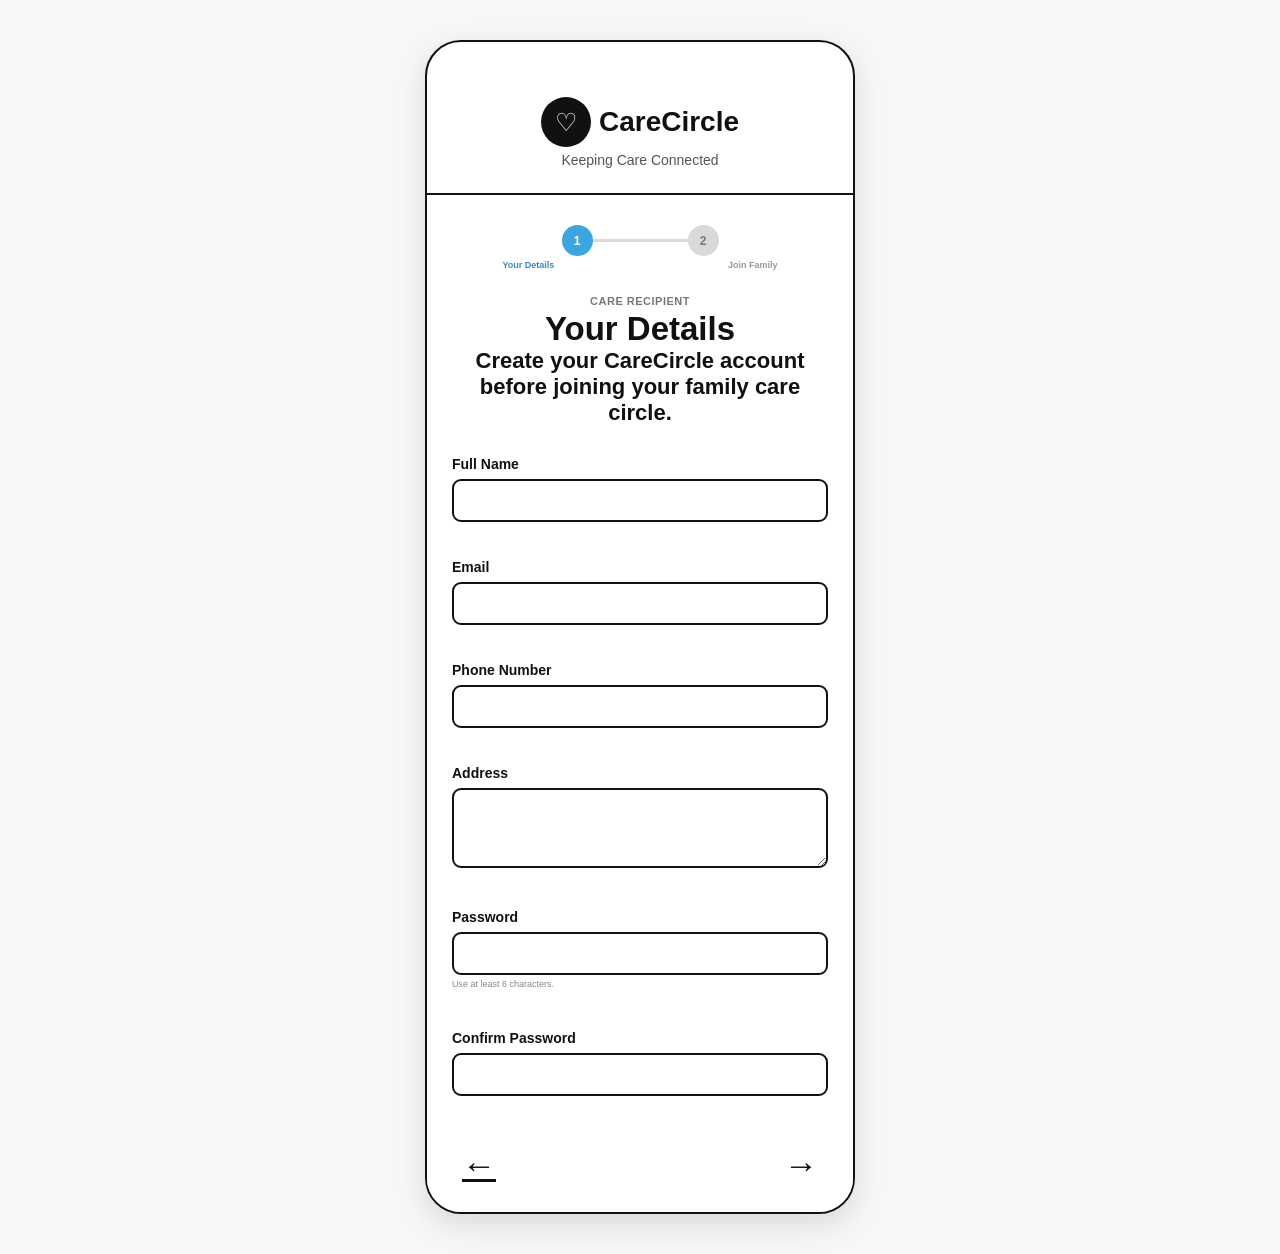
<file: public/recipient-register.html>
<!DOCTYPE html>
<html lang="en">

<head>
    <meta charset="UTF-8">

    <meta
        name="viewport"
        content="width=device-width, initial-scale=1.0"
    >

    <title>CareCircle | Care Recipient Registration</title>

    <link
        rel="stylesheet"
        href="style.css"
    >
</head>


<body>

<main class="app-container recipient-registration-app">


    <!-- =====================================================
         HEADER
         ===================================================== -->

    <header class="app-header">

        <div class="logo">

            <div class="logo-icon">
                ♡
            </div>

            <div class="logo-text">
                CareCircle
            </div>

        </div>

        <p class="tagline">
            Keeping Care Connected
        </p>

    </header>



    <!-- =====================================================
         STEP 1 - YOUR DETAILS
         ===================================================== -->

    <section
        class="recipient-registration-step"
        id="recipientDetailsStep"
    >

        <div class="registration-content">


            <div class="recipient-step-indicator">

                <span class="recipient-step-number active">
                    1
                </span>

                <span class="recipient-step-line"></span>

                <span class="recipient-step-number">
                    2
                </span>

            </div>


            <div class="recipient-step-labels">

                <span class="active">
                    Your Details
                </span>

                <span>
                    Join Family
                </span>

            </div>


            <div class="registration-heading">

                <p class="section-kicker">
                    Care Recipient
                </p>

                <h1>
                    Your Details
                </h1>

                <p>
                    Create your CareCircle account
                    before joining your family care circle.
                </p>

            </div>



            <!-- =================================================
                 FORM
                 ================================================= -->

            <form
                id="recipientRegistrationForm"
                novalidate
            >


                <!-- FULL NAME -->

                <div class="form-group">

                    <label
                        for="recipientFullName"
                        class="form-label"
                    >
                        Full Name
                    </label>

                    <input
                        type="text"
                        id="recipientFullName"
                        class="form-control"
                        autocomplete="name"
                        required
                    >

                    <small
                        class="form-error"
                        id="recipientFullNameError"
                    ></small>

                </div>



                <!-- EMAIL -->

                <div class="form-group">

                    <label
                        for="recipientEmail"
                        class="form-label"
                    >
                        Email
                    </label>

                    <input
                        type="email"
                        id="recipientEmail"
                        class="form-control"
                        autocomplete="email"
                        required
                    >

                    <small
                        class="form-error"
                        id="recipientEmailError"
                    ></small>

                </div>



                <!-- PHONE -->

                <div class="form-group">

                    <label
                        for="recipientPhone"
                        class="form-label"
                    >
                        Phone Number
                    </label>

                    <input
                        type="tel"
                        id="recipientPhone"
                        class="form-control"
                        autocomplete="tel"
                        required
                    >

                    <small
                        class="form-error"
                        id="recipientPhoneError"
                    ></small>

                </div>



                <!-- ADDRESS -->

                <div class="form-group">

                    <label
                        for="recipientAddress"
                        class="form-label"
                    >
                        Address
                    </label>

                    <textarea
                        id="recipientAddress"
                        class="form-control recipient-address-input"
                        rows="3"
                        autocomplete="street-address"
                        required
                    ></textarea>

                    <small
                        class="form-error"
                        id="recipientAddressError"
                    ></small>

                </div>



                <!-- PASSWORD -->

                <div class="form-group">

                    <label
                        for="recipientPassword"
                        class="form-label"
                    >
                        Password
                    </label>

                    <input
                        type="password"
                        id="recipientPassword"
                        class="form-control"
                        autocomplete="new-password"
                        required
                    >

                    <small class="field-help">
                        Use at least 6 characters.
                    </small>

                    <small
                        class="form-error"
                        id="recipientPasswordError"
                    ></small>

                </div>



                <!-- CONFIRM PASSWORD -->

                <div class="form-group">

                    <label
                        for="recipientConfirmPassword"
                        class="form-label"
                    >
                        Confirm Password
                    </label>

                    <input
                        type="password"
                        id="recipientConfirmPassword"
                        class="form-control"
                        autocomplete="new-password"
                        required
                    >

                    <small
                        class="form-error"
                        id="recipientConfirmPasswordError"
                    ></small>

                </div>



                <!-- NAVIGATION -->

                <div class="form-navigation">

                    <a
                        href="index.html"
                        class="nav-arrow"
                        aria-label="Back"
                    >
                        ←
                    </a>


                    <button
                        type="submit"
                        class="nav-arrow recipient-next-button"
                        aria-label="Continue"
                    >
                        →
                    </button>

                </div>

            </form>

        </div>

    </section>



    <!-- =====================================================
         STEP 2 - JOIN FAMILY
         ===================================================== -->

    <section
        class="recipient-registration-step hidden"
        id="recipientJoinStep"
    >

        <div class="registration-content">


            <div class="recipient-step-indicator">

                <span class="recipient-step-number completed">
                    ✓
                </span>

                <span class="recipient-step-line active"></span>

                <span class="recipient-step-number active">
                    2
                </span>

            </div>


            <div class="recipient-step-labels">

                <span>
                    Your Details
                </span>

                <span class="active">
                    Join Family
                </span>

            </div>



            <div class="registration-heading">

                <p class="section-kicker">
                    Connect Your CareCircle
                </p>

                <h1>
                    Scan QR Code To Join Family
                </h1>

                <p>
                    Scan the CareCircle code shared
                    by your caregiver or family member.
                </p>

            </div>



            <!-- =================================================
                 QR SCANNER PROTOTYPE
                 ================================================= -->

            <div class="qr-scanner">

                <div class="qr-scanner-frame">


                    <span class="qr-corner top-left"></span>

                    <span class="qr-corner top-right"></span>

                    <span class="qr-corner bottom-left"></span>

                    <span class="qr-corner bottom-right"></span>


                    <div class="qr-scanner-center">

                        <div class="qr-icon">
                            ▦
                        </div>

                        <p>
                            Position the CareCircle
                            QR code inside the frame.
                        </p>

                    </div>

                </div>

            </div>



            <!-- =================================================
                 PROTOTYPE NOTICE
                 ================================================= -->

            <div class="qr-prototype-notice">

                <span class="qr-notice-icon">
                    ⓘ
                </span>

                <p>
                    QR scanning is represented as a
                    prototype in this version of CareCircle.
                </p>

            </div>



            <!-- =================================================
                 DEMO JOIN
                 ================================================= -->

            <div class="recipient-demo-join">

                <p>
                    For the prototype, continue using
                    the demonstration family connection.
                </p>


                <button
                    type="button"
                    class="primary-button"
                    id="joinDemoFamilyButton"
                >
                    Join CareCircle
                </button>

            </div>



            <!-- =================================================
                 NAVIGATION
                 ================================================= -->

            <div class="form-navigation">

                <button
                    type="button"
                    class="nav-arrow"
                    id="backToRecipientDetails"
                    aria-label="Back"
                >
                    ←
                </button>


                <button
                    type="button"
                    class="nav-arrow recipient-finish-button"
                    id="finishRecipientRegistration"
                    aria-label="Continue"
                    disabled
                >
                    →
                </button>

            </div>

        </div>

    </section>



    <!-- =====================================================
         SUCCESS
         ===================================================== -->

    <section
        class="recipient-registration-step hidden"
        id="recipientSuccessStep"
    >

        <div class="recipient-success">

            <div class="recipient-success-icon">
                ✓
            </div>


            <p class="section-kicker">
                You're Connected
            </p>


            <h1>
                Welcome to CareCircle
            </h1>


            <p id="recipientSuccessMessage">
                Your CareCircle account has been created.
            </p>


            <button
                type="button"
                class="primary-button"
                id="goToRecipientDashboard"
            >
                Go to My Dashboard
            </button>

        </div>

    </section>

</main>


<script src="recipient-register.js"></script>

</body>

</html>
</file>
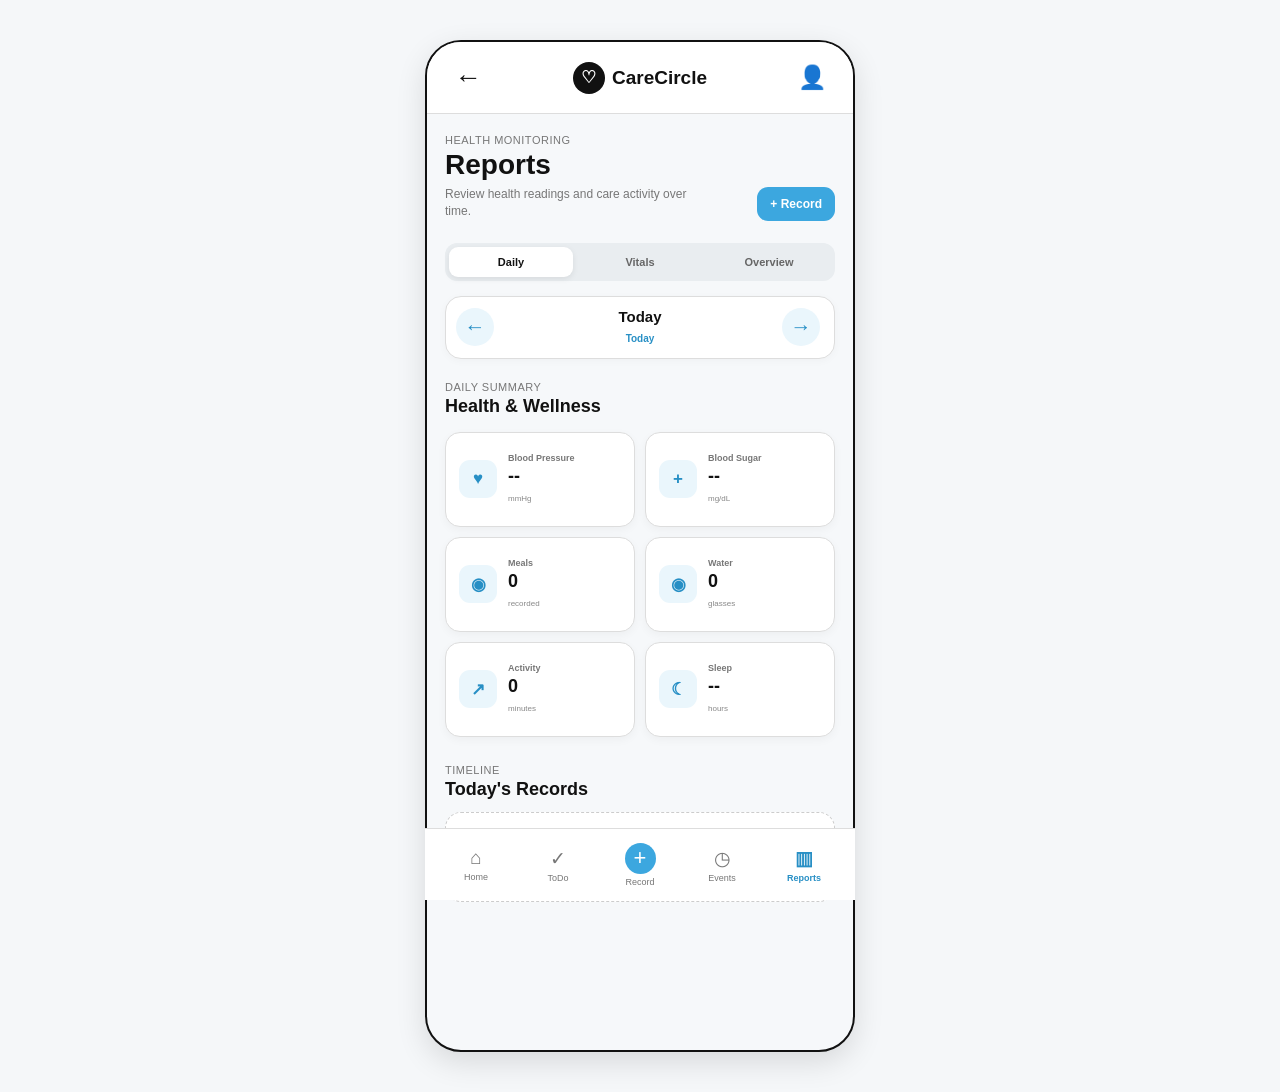
<file: public/reports.html>
<!DOCTYPE html>
<html lang="en">

<head>
    <meta charset="UTF-8">

    <meta
        name="viewport"
        content="width=device-width, initial-scale=1.0"
    >

    <title>CareCircle | Reports</title>

    <link
        rel="stylesheet"
        href="style.css"
    >
</head>


<body>

<main class="dashboard-app reports-app">


    <!-- =====================================================
         HEADER
         ===================================================== -->

    <header class="dashboard-header">

        <a
            href="dashboard.html"
            class="todo-back-button"
            aria-label="Back to dashboard"
        >
            ←
        </a>


        <div class="dashboard-brand">

            <div class="dashboard-logo-icon">
                ♡
            </div>

            <span>
                CareCircle
            </span>

        </div>


        <button
            type="button"
            class="profile-button"
            id="reportsProfileButton"
            aria-label="View profile"
        >
            👤
        </button>

    </header>



    <!-- =====================================================
         MAIN CONTENT
         ===================================================== -->

    <div class="dashboard-content">


        <!-- =================================================
             PAGE HEADER
             ================================================= -->

        <section class="reports-page-header">

            <div>

                <p class="section-kicker">
                    Health Monitoring
                </p>

                <h1>
                    Reports
                </h1>

                <p class="reports-subtitle">
                    Review health readings and care
                    activity over time.
                </p>

            </div>


            <button
                type="button"
                class="todo-add-button"
                id="reportsRecordVitals"
            >
                + Record
            </button>

        </section>



        <!-- =================================================
             REPORT VIEW TABS
             ================================================= -->

        <section class="report-tabs">

            <button
                type="button"
                class="report-tab active"
                data-report-view="daily"
            >
                Daily
            </button>


            <button
                type="button"
                class="report-tab"
                data-report-view="vitals"
            >
                Vitals
            </button>


            <button
                type="button"
                class="report-tab"
                data-report-view="overview"
            >
                Overview
            </button>

        </section>



        <!-- =================================================
             DATE CONTROLS
             ================================================= -->

        <section class="report-date-controls">

            <button
                type="button"
                class="calendar-arrow"
                id="previousReportDate"
                aria-label="Previous date"
            >
                ←
            </button>


            <div class="report-current-date">

                <h2 id="reportDateHeading">
                    Today
                </h2>

                <button
                    type="button"
                    class="calendar-today-button"
                    id="reportTodayButton"
                >
                    Today
                </button>

            </div>


            <button
                type="button"
                class="calendar-arrow"
                id="nextReportDate"
                aria-label="Next date"
            >
                →
            </button>

        </section>



        <!-- =================================================
             DAILY VIEW
             ================================================= -->

        <section
            class="report-view"
            id="dailyReportView"
        >

            <div class="report-section-heading">

                <div>

                    <p class="section-kicker">
                        Daily Summary
                    </p>

                    <h2>
                        Health & Wellness
                    </h2>

                </div>

            </div>



            <!-- DAILY HEALTH GRID -->

            <div class="report-health-grid">


                <!-- BLOOD PRESSURE -->

                <article class="report-health-card">

                    <div class="report-card-icon">
                        ♥
                    </div>

                    <div>

                        <p class="report-card-label">
                            Blood Pressure
                        </p>

                        <p
                            class="report-card-value"
                            id="dailyBloodPressure"
                        >
                            --
                        </p>

                        <span class="report-card-unit">
                            mmHg
                        </span>

                    </div>

                </article>



                <!-- BLOOD SUGAR -->

                <article class="report-health-card">

                    <div class="report-card-icon">
                        +
                    </div>

                    <div>

                        <p class="report-card-label">
                            Blood Sugar
                        </p>

                        <p
                            class="report-card-value"
                            id="dailyBloodSugar"
                        >
                            --
                        </p>

                        <span class="report-card-unit">
                            mg/dL
                        </span>

                    </div>

                </article>



                <!-- MEALS -->

                <article class="report-health-card">

                    <div class="report-card-icon">
                        ◉
                    </div>

                    <div>

                        <p class="report-card-label">
                            Meals
                        </p>

                        <p
                            class="report-card-value"
                            id="dailyMeals"
                        >
                            0
                        </p>

                        <span class="report-card-unit">
                            recorded
                        </span>

                    </div>

                </article>



                <!-- WATER -->

                <article class="report-health-card">

                    <div class="report-card-icon">
                        ◉
                    </div>

                    <div>

                        <p class="report-card-label">
                            Water
                        </p>

                        <p
                            class="report-card-value"
                            id="dailyWater"
                        >
                            0
                        </p>

                        <span class="report-card-unit">
                            glasses
                        </span>

                    </div>

                </article>



                <!-- ACTIVITY -->

                <article class="report-health-card">

                    <div class="report-card-icon">
                        ↗
                    </div>

                    <div>

                        <p class="report-card-label">
                            Activity
                        </p>

                        <p
                            class="report-card-value"
                            id="dailyActivity"
                        >
                            0
                        </p>

                        <span class="report-card-unit">
                            minutes
                        </span>

                    </div>

                </article>



                <!-- SLEEP -->

                <article class="report-health-card">

                    <div class="report-card-icon">
                        ☾
                    </div>

                    <div>

                        <p class="report-card-label">
                            Sleep
                        </p>

                        <p
                            class="report-card-value"
                            id="dailySleep"
                        >
                            --
                        </p>

                        <span class="report-card-unit">
                            hours
                        </span>

                    </div>

                </article>

            </div>



            <!-- DAILY TIMELINE -->

            <section class="daily-timeline-section">

                <div class="section-heading">

                    <div>

                        <p class="section-kicker">
                            Timeline
                        </p>

                        <h2>
                            Today's Records
                        </h2>

                    </div>

                </div>


                <div
                    class="report-timeline"
                    id="dailyTimeline"
                >

                    <div class="empty-dashboard-state">

                        <span class="empty-icon">
                            ▥
                        </span>

                        <p>
                            No health records for this day.
                        </p>

                    </div>

                </div>

            </section>

        </section>



        <!-- =================================================
             VITALS VIEW
             ================================================= -->

        <section
            class="report-view hidden"
            id="vitalsReportView"
        >

            <div class="report-section-heading">

                <div>

                    <p class="section-kicker">
                        Vitals
                    </p>

                    <h2>
                        Reading History
                    </h2>

                </div>

            </div>



            <!-- VITAL SELECTOR -->

            <div class="vital-selector">

                <button
                    type="button"
                    class="vital-filter active"
                    data-vital-type="bloodPressure"
                >
                    Blood Pressure
                </button>


                <button
                    type="button"
                    class="vital-filter"
                    data-vital-type="bloodSugar"
                >
                    Blood Sugar
                </button>

            </div>



            <!-- SUMMARY -->

            <div class="vital-summary-grid">

                <article class="vital-summary-card">

                    <span class="vital-summary-label">
                        Latest
                    </span>

                    <strong id="vitalLatest">
                        --
                    </strong>

                </article>


                <article class="vital-summary-card">

                    <span class="vital-summary-label">
                        Average
                    </span>

                    <strong id="vitalAverage">
                        --
                    </strong>

                </article>


                <article class="vital-summary-card">

                    <span class="vital-summary-label">
                        Highest
                    </span>

                    <strong id="vitalHighest">
                        --
                    </strong>

                </article>


                <article class="vital-summary-card">

                    <span class="vital-summary-label">
                        Lowest
                    </span>

                    <strong id="vitalLowest">
                        --
                    </strong>

                </article>

            </div>



            <!-- SIMPLE TREND AREA -->

            <section class="trend-section">

                <div class="section-heading">

                    <div>

                        <p class="section-kicker">
                            Trend
                        </p>

                        <h2 id="trendHeading">
                            Blood Pressure History
                        </h2>

                    </div>

                </div>


                <div
                    class="trend-chart"
                    id="trendChart"
                >

                    <div class="empty-dashboard-state">

                        <span class="empty-icon">
                            ↗
                        </span>

                        <p>
                            Record readings to build
                            your health trend.
                        </p>

                    </div>

                </div>

            </section>



            <!-- VITAL HISTORY -->

            <section class="vital-history-section">

                <div class="section-heading">

                    <h2>
                        Previous Readings
                    </h2>

                </div>


                <div
                    class="vital-history-list"
                    id="vitalHistoryList"
                >
                </div>

            </section>

        </section>



        <!-- =================================================
             OVERVIEW VIEW
             ================================================= -->

        <section
            class="report-view hidden"
            id="overviewReportView"
        >

            <div class="report-section-heading">

                <div>

                    <p class="section-kicker">
                        Overview
                    </p>

                    <h2>
                        Care Summary
                    </h2>

                </div>

            </div>



            <!-- OVERVIEW STATISTICS -->

            <div class="overview-stat-grid">

                <article class="overview-stat-card">

                    <span class="overview-stat-icon">
                        ♥
                    </span>

                    <strong id="totalHealthRecords">
                        0
                    </strong>

                    <span>
                        Health Records
                    </span>

                </article>


                <article class="overview-stat-card">

                    <span class="overview-stat-icon">
                        ✓
                    </span>

                    <strong id="completedTaskTotal">
                        0
                    </strong>

                    <span>
                        Tasks Completed
                    </span>

                </article>


                <article class="overview-stat-card">

                    <span class="overview-stat-icon">
                        ◷
                    </span>

                    <strong id="eventTotal">
                        0
                    </strong>

                    <span>
                        Events
                    </span>

                </article>


                <article class="overview-stat-card">

                    <span class="overview-stat-icon">
                        ↗
                    </span>

                    <strong id="activityMinutesTotal">
                        0
                    </strong>

                    <span>
                        Activity Minutes
                    </span>

                </article>

            </div>



            <!-- CARE ACTIVITY SUMMARY -->

            <section class="overview-section">

                <div class="section-heading">

                    <div>

                        <p class="section-kicker">
                            Care Activity
                        </p>

                        <h2>
                            Recent Summary
                        </h2>

                    </div>

                </div>


                <div
                    class="overview-summary-list"
                    id="overviewSummaryList"
                >
                </div>

            </section>

        </section>

    </div>



    <!-- =====================================================
         BOTTOM NAVIGATION
         ===================================================== -->

    <nav class="bottom-navigation">

        <a
            href="dashboard.html"
            class="bottom-nav-item"
        >

            <span class="bottom-nav-icon">
                ⌂
            </span>

            <span>
                Home
            </span>

        </a>


        <a
            href="todo.html"
            class="bottom-nav-item"
        >

            <span class="bottom-nav-icon">
                ✓
            </span>

            <span>
                ToDo
            </span>

        </a>


        <button
            type="button"
            class="bottom-nav-item bottom-quick-add"
            id="reportsQuickAdd"
        >

            <span class="bottom-add-icon">
                +
            </span>

            <span>
                Record
            </span>

        </button>


        <a
            href="events.html"
            class="bottom-nav-item"
        >

            <span class="bottom-nav-icon">
                ◷
            </span>

            <span>
                Events
            </span>

        </a>


        <a
            href="reports.html"
            class="bottom-nav-item active"
        >

            <span class="bottom-nav-icon">
                ▥
            </span>

            <span>
                Reports
            </span>

        </a>

    </nav>

</main>


<script src="reports.js"></script>

</body>

</html>
</file>
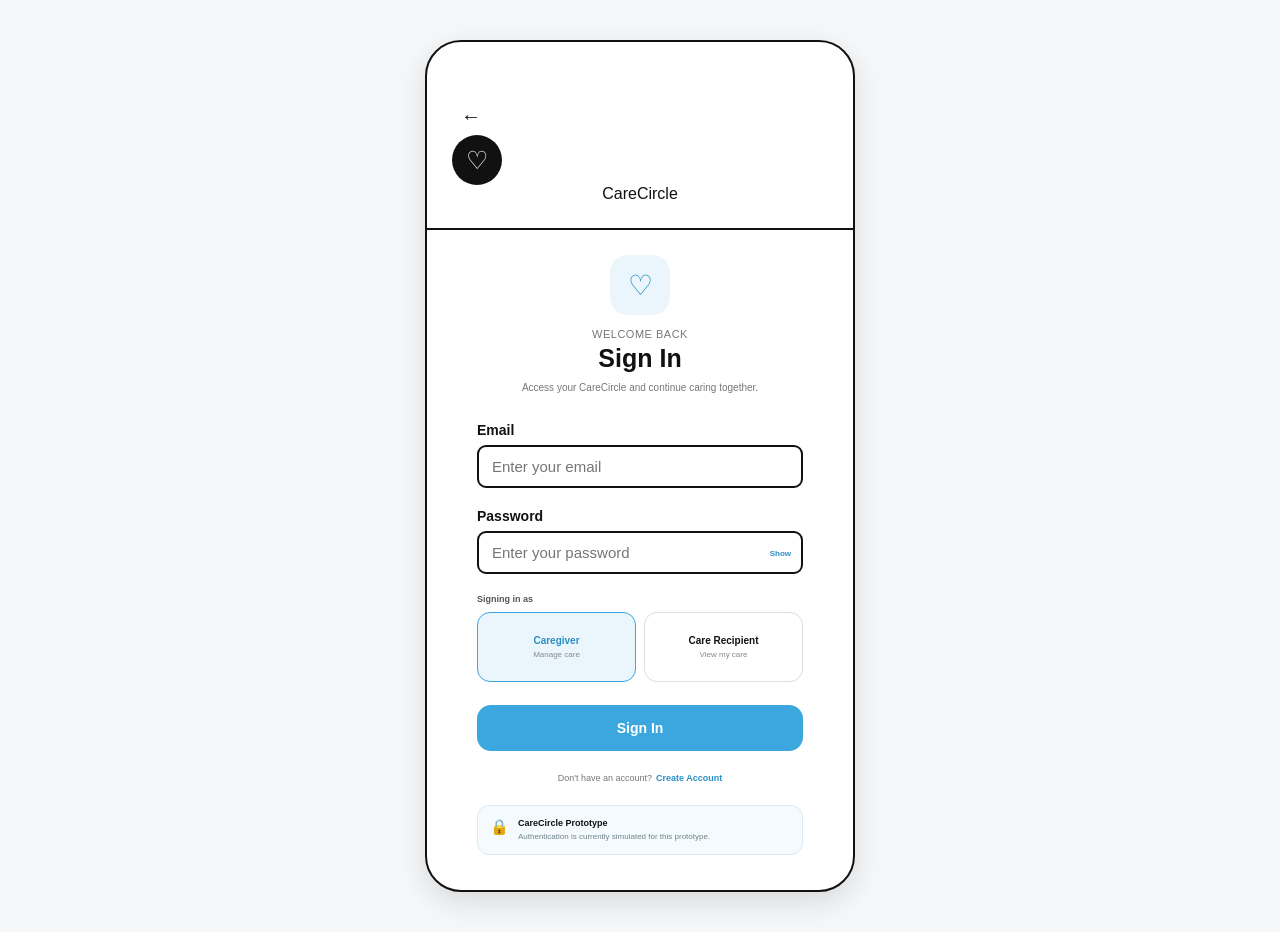
<file: public/signin.html>
<!DOCTYPE html>
<html lang="en">

<head>
    <meta charset="UTF-8">

    <meta
        name="viewport"
        content="width=device-width, initial-scale=1.0"
    >

    <title>CareCircle | Sign In</title>

    <link
        rel="stylesheet"
        href="style.css"
    >
</head>


<body>

    <main class="app-container signin-app">


        <!-- =================================================
             HEADER
             ================================================= -->

        <header class="app-header">

            <button
                type="button"
                class="signin-back-button"
                id="signinBackButton"
                aria-label="Go back"
            >
                ←
            </button>


            <div class="app-logo">

                <div class="logo-icon">
                    ♡
                </div>

                <span>
                    CareCircle
                </span>

            </div>


            <div class="signin-header-spacer"></div>

        </header>



        <!-- =================================================
             SIGN IN CONTENT
             ================================================= -->

        <section class="signin-content">


            <!-- WELCOME -->

            <div class="signin-welcome">

                <div class="signin-welcome-icon">
                    ♡
                </div>


                <p class="section-kicker">
                    Welcome Back
                </p>


                <h1>
                    Sign In
                </h1>


                <p>
                    Access your CareCircle and
                    continue caring together.
                </p>

            </div>



            <!-- =================================================
                 SIGN IN FORM
                 ================================================= -->

            <form
                id="signinForm"
                novalidate
            >


                <!-- EMAIL -->

                <div class="form-group">

                    <label
                        for="signinEmail"
                        class="form-label"
                    >
                        Email
                    </label>


                    <input
                        type="email"
                        id="signinEmail"
                        class="form-control"
                        placeholder="Enter your email"
                        autocomplete="email"
                        required
                    >


                    <small
                        class="input-error"
                        id="signinEmailError"
                    ></small>

                </div>



                <!-- PASSWORD -->

                <div class="form-group">

                    <label
                        for="signinPassword"
                        class="form-label"
                    >
                        Password
                    </label>


                    <div class="signin-password-wrapper">

                        <input
                            type="password"
                            id="signinPassword"
                            class="form-control signin-password-input"
                            placeholder="Enter your password"
                            autocomplete="current-password"
                            required
                        >


                        <button
                            type="button"
                            class="signin-password-toggle"
                            id="signinPasswordToggle"
                            aria-label="Show password"
                        >
                            Show
                        </button>

                    </div>


                    <small
                        class="input-error"
                        id="signinPasswordError"
                    ></small>

                </div>



                <!-- =================================================
                     ACCOUNT TYPE
                     ================================================= -->

                <div class="signin-account-section">

                    <p class="signin-account-label">
                        Signing in as
                    </p>


                    <div class="signin-role-options">


                        <!-- CAREGIVER -->

                        <label class="signin-role-option">

                            <input
                                type="radio"
                                name="signinRole"
                                value="caregiver"
                                checked
                            >

                            <span>

                                <strong>
                                    Caregiver
                                </strong>

                                <small>
                                    Manage care
                                </small>

                            </span>

                        </label>



                        <!-- CARE RECIPIENT -->

                        <label class="signin-role-option">

                            <input
                                type="radio"
                                name="signinRole"
                                value="recipient"
                            >

                            <span>

                                <strong>
                                    Care Recipient
                                </strong>

                                <small>
                                    View my care
                                </small>

                            </span>

                        </label>


                    </div>

                </div>



                <!-- =================================================
                     GENERAL ERROR
                     ================================================= -->

                <div
                    class="signin-message hidden"
                    id="signinMessage"
                >
                </div>



                <!-- =================================================
                     SUBMIT
                     ================================================= -->

                <button
                    type="submit"
                    class="primary-button signin-submit-button"
                >
                    Sign In
                </button>


            </form>



            <!-- =================================================
                 CREATE ACCOUNT
                 ================================================= -->

            <div class="signin-create-account">

                <p>
                    Don't have an account?
                </p>


                <button
                    type="button"
                    id="signinCreateAccount"
                >
                    Create Account
                </button>

            </div>



            <!-- =================================================
                 PROTOTYPE NOTICE
                 ================================================= -->

            <div class="signin-prototype-notice">

                <span>
                    🔒
                </span>


                <div>

                    <strong>
                        CareCircle Prototype
                    </strong>


                    <p>
                        Authentication is currently
                        simulated for this prototype.
                    </p>

                </div>

            </div>


        </section>


    </main>


    <script src="signin.js"></script>

</body>

</html>
</file>
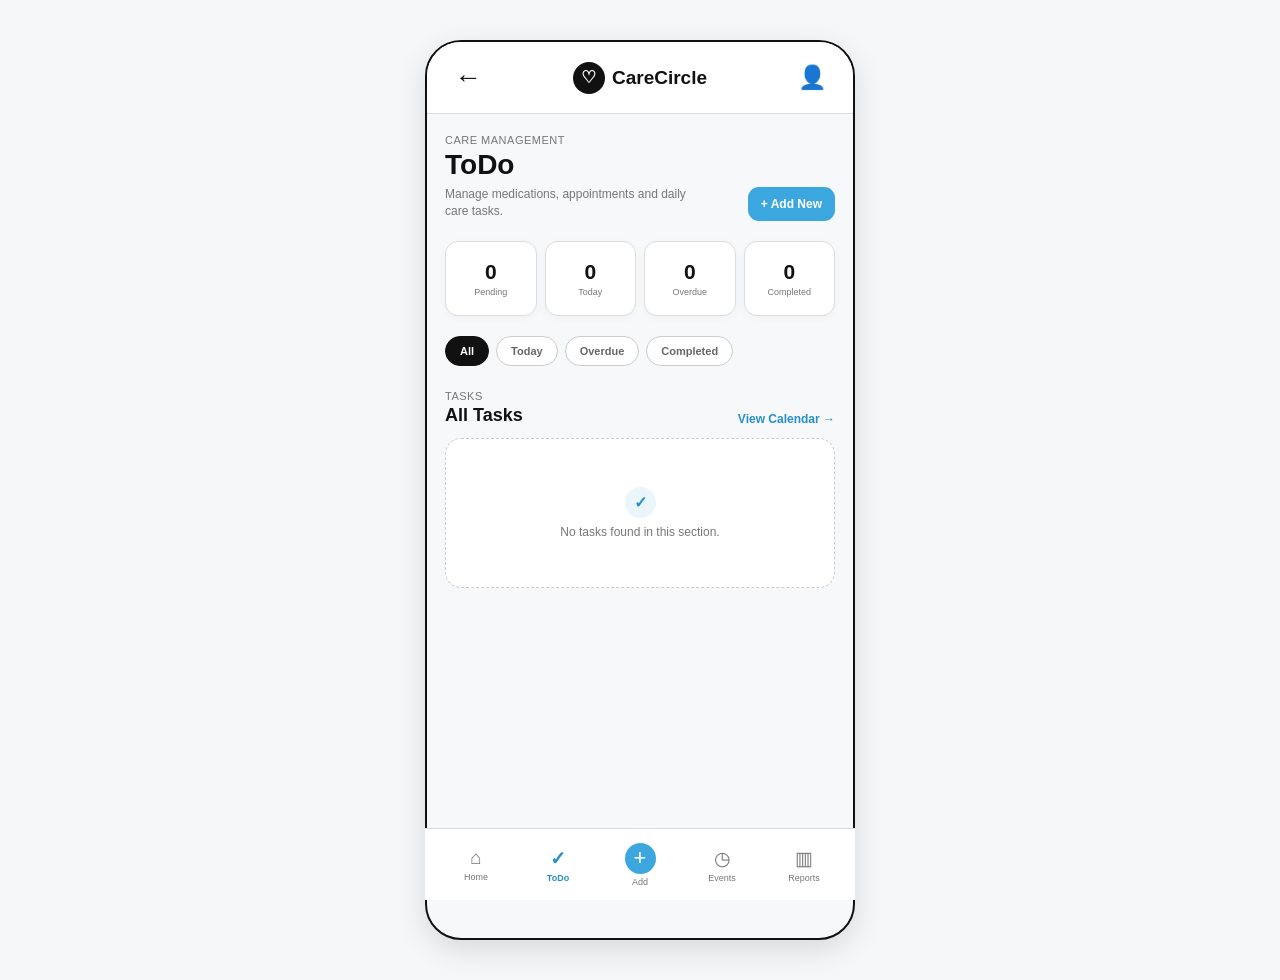
<file: public/todo.html>
<!DOCTYPE html>
<html lang="en">

<head>
    <meta charset="UTF-8">

    <meta name="viewport"
          content="width=device-width, initial-scale=1.0">

    <title>CareCircle | ToDo</title>

    <link rel="stylesheet" href="style.css">
</head>


<body>

<main class="dashboard-app todo-app">

    <!-- =====================================================
         HEADER
         ===================================================== -->

    <header class="dashboard-header">

        <a
            href="dashboard.html"
            class="todo-back-button"
            aria-label="Back to dashboard"
        >
            ←
        </a>


        <div class="dashboard-brand">

            <div class="dashboard-logo-icon">
                ♡
            </div>

            <span>
                CareCircle
            </span>

        </div>


        <button
            class="profile-button"
            type="button"
            id="todoProfileButton"
            aria-label="View profile"
        >
            👤
        </button>

    </header>



    <!-- =====================================================
         PAGE CONTENT
         ===================================================== -->

    <div class="dashboard-content">


        <!-- =================================================
             PAGE TITLE
             ================================================= -->

        <section class="todo-page-header">

            <div>

                <p class="section-kicker">
                    Care Management
                </p>

                <h1>
                    ToDo
                </h1>

                <p class="todo-subtitle">
                    Manage medications, appointments
                    and daily care tasks.
                </p>

            </div>


            <button
                class="todo-add-button"
                id="addTaskButton"
                type="button"
            >
                + Add New
            </button>

        </section>



        <!-- =================================================
             SUMMARY
             ================================================= -->

        <section class="todo-summary">

            <div class="todo-summary-card">

                <span
                    class="todo-summary-number"
                    id="pendingCount"
                >
                    0
                </span>

                <span class="todo-summary-label">
                    Pending
                </span>

            </div>


            <div class="todo-summary-card">

                <span
                    class="todo-summary-number"
                    id="todayCount"
                >
                    0
                </span>

                <span class="todo-summary-label">
                    Today
                </span>

            </div>


            <div class="todo-summary-card">

                <span
                    class="todo-summary-number"
                    id="overdueCount"
                >
                    0
                </span>

                <span class="todo-summary-label">
                    Overdue
                </span>

            </div>


            <div class="todo-summary-card">

                <span
                    class="todo-summary-number"
                    id="completedCount"
                >
                    0
                </span>

                <span class="todo-summary-label">
                    Completed
                </span>

            </div>

        </section>



        <!-- =================================================
             FILTERS
             ================================================= -->

        <section class="todo-filter-section">

            <div
                class="todo-filters"
                role="group"
                aria-label="Filter tasks"
            >

                <button
                    class="todo-filter active"
                    type="button"
                    data-filter="all"
                >
                    All
                </button>


                <button
                    class="todo-filter"
                    type="button"
                    data-filter="today"
                >
                    Today
                </button>


                <button
                    class="todo-filter"
                    type="button"
                    data-filter="overdue"
                >
                    Overdue
                </button>


                <button
                    class="todo-filter"
                    type="button"
                    data-filter="completed"
                >
                    Completed
                </button>

            </div>

        </section>



        <!-- =================================================
             TASK LIST HEADING
             ================================================= -->

        <section class="todo-list-section">

            <div class="section-heading">

                <div>

                    <p class="section-kicker">
                        Tasks
                    </p>

                    <h2 id="taskListHeading">
                        All Tasks
                    </h2>

                </div>


                <a
                    href="events.html"
                    class="text-link"
                >
                    View Calendar →
                </a>

            </div>



            <!-- =================================================
                 TASK LIST
                 JavaScript will populate this.
                 ================================================= -->

            <div
                class="todo-list"
                id="todoList"
            >

                <div class="empty-dashboard-state">

                    <span class="empty-icon">
                        ✓
                    </span>

                    <p>
                        No tasks have been added yet.
                    </p>

                </div>

            </div>

        </section>

    </div>



    <!-- =====================================================
         ADD / EDIT TASK MODAL
         ===================================================== -->

    <div
        class="modal-overlay hidden"
        id="taskModal"
    >

        <div
            class="task-modal"
            role="dialog"
            aria-modal="true"
            aria-labelledby="taskModalTitle"
        >

            <div class="modal-header">

                <div>

                    <p class="section-kicker">
                        CareCircle
                    </p>

                    <h2 id="taskModalTitle">
                        Add New Task
                    </h2>

                </div>


                <button
                    type="button"
                    class="modal-close"
                    id="closeTaskModal"
                    aria-label="Close task form"
                >
                    ×
                </button>

            </div>



            <!-- =============================================
                 TASK FORM
                 ============================================= -->

            <form id="taskForm">


                <!-- Hidden ID used when editing -->

                <input
                    type="hidden"
                    id="taskId"
                >



                <!-- TASK TYPE -->

                <div class="form-group">

                    <label
                        class="form-label"
                        for="taskType"
                    >
                        Task Type
                    </label>


                    <select
                        class="form-control"
                        id="taskType"
                        required
                    >

                        <option value="">
                            Select Task Type
                        </option>

                        <option value="Medication">
                            Medication
                        </option>

                        <option value="Appointment">
                            Appointment
                        </option>

                        <option value="Meal">
                            Meal
                        </option>

                        <option value="Exercise">
                            Exercise
                        </option>

                        <option value="Personal Care">
                            Personal Care
                        </option>

                        <option value="General">
                            General
                        </option>

                    </select>

                </div>



                <!-- TITLE -->

                <div class="form-group">

                    <label
                        class="form-label"
                        for="taskTitle"
                    >
                        Task
                    </label>


                    <input
                        class="form-control"
                        type="text"
                        id="taskTitle"
                        placeholder="e.g. Morning Medication"
                        required
                    >

                </div>



                <!-- DATE + TIME -->

                <div class="form-row">

                    <div class="form-group">

                        <label
                            class="form-label"
                            for="taskDate"
                        >
                            Date
                        </label>


                        <input
                            class="form-control"
                            type="date"
                            id="taskDate"
                            required
                        >

                    </div>


                    <div class="form-group">

                        <label
                            class="form-label"
                            for="taskTime"
                        >
                            Time
                        </label>


                        <input
                            class="form-control"
                            type="time"
                            id="taskTime"
                        >

                    </div>

                </div>



                <!-- ASSIGNED TO -->

                <div class="form-group">

                    <label
                        class="form-label"
                        for="assignedTo"
                    >
                        Assigned To
                    </label>


                    <input
                        class="form-control"
                        type="text"
                        id="assignedTo"
                        placeholder="Caregiver or care recipient"
                    >

                </div>



                <!-- ASSIGNED BY -->

                <div class="form-group">

                    <label
                        class="form-label"
                        for="assignedBy"
                    >
                        Assigned By
                    </label>


                    <input
                        class="form-control"
                        type="text"
                        id="assignedBy"
                        placeholder="Name"
                    >

                </div>



                <!-- NOTES -->

                <div class="form-group">

                    <label
                        class="form-label"
                        for="taskNotes"
                    >
                        Details / Notes
                    </label>


                    <textarea
                        class="form-control"
                        id="taskNotes"
                        rows="3"
                        placeholder="Additional instructions..."
                    ></textarea>

                </div>



                <!-- STATUS -->

                <div class="form-group">

                    <label
                        class="form-label"
                        for="taskStatus"
                    >
                        Status
                    </label>


                    <select
                        class="form-control"
                        id="taskStatus"
                    >

                        <option value="Pending">
                            Pending
                        </option>

                        <option value="Completed">
                            Completed
                        </option>

                        <option value="Missed">
                            Missed
                        </option>

                    </select>

                </div>



                <!-- BUTTONS -->

                <div class="task-form-actions">

                    <button
                        type="button"
                        class="secondary-button"
                        id="cancelTaskButton"
                    >
                        Cancel
                    </button>


                    <button
                        type="submit"
                        class="primary-button"
                    >
                        Save Task
                    </button>

                </div>

            </form>

        </div>

    </div>



    <!-- =====================================================
         TASK DETAILS MODAL
         ===================================================== -->

    <div
        class="modal-overlay hidden"
        id="taskDetailsModal"
    >

        <div
            class="task-modal task-details-modal"
            role="dialog"
            aria-modal="true"
            aria-labelledby="taskDetailsTitle"
        >

            <div class="modal-header">

                <div>

                    <p class="section-kicker">
                        Task Details
                    </p>

                    <h2 id="taskDetailsTitle">
                        Task
                    </h2>

                </div>


                <button
                    type="button"
                    class="modal-close"
                    id="closeTaskDetails"
                    aria-label="Close task details"
                >
                    ×
                </button>

            </div>


            <div id="taskDetailsContent">
            </div>


            <div class="task-details-actions">

                <button
                    type="button"
                    class="secondary-button"
                    id="editTaskButton"
                >
                    Edit
                </button>


                <button
                    type="button"
                    class="task-delete-button"
                    id="deleteTaskButton"
                >
                    Delete
                </button>

            </div>

        </div>

    </div>



    <!-- =====================================================
         BOTTOM NAVIGATION
         ===================================================== -->

    <nav class="bottom-navigation">

        <a
            href="dashboard.html"
            class="bottom-nav-item"
        >

            <span class="bottom-nav-icon">
                ⌂
            </span>

            <span>
                Home
            </span>

        </a>


        <a
            href="todo.html"
            class="bottom-nav-item active"
        >

            <span class="bottom-nav-icon">
                ✓
            </span>

            <span>
                ToDo
            </span>

        </a>


        <button
            type="button"
            class="bottom-nav-item bottom-quick-add"
            id="todoQuickAdd"
        >

            <span class="bottom-add-icon">
                +
            </span>

            <span>
                Add
            </span>

        </button>


        <a
            href="events.html"
            class="bottom-nav-item"
        >

            <span class="bottom-nav-icon">
                ◷
            </span>

            <span>
                Events
            </span>

        </a>


        <a
            href="reports.html"
            class="bottom-nav-item"
        >

            <span class="bottom-nav-icon">
                ▥
            </span>

            <span>
                Reports
            </span>

        </a>

    </nav>


</main>


<script src="todo.js"></script>

</body>

</html>
</file>
<file: public/style.css>
/* =========================================================
   CARECIRCLE
   GLOBAL STYLES
   ========================================================= */


/* =========================================================
   COLOURS
   ========================================================= */

:root {
    --care-blue: #3ca7df;
    --care-blue-dark: #278fc5;
    --care-blue-light: #eaf6fc;

    --black: #111111;
    --white: #ffffff;

    --text-dark: #111111;
    --text-grey: #555555;

    --page-background: #f5f7f9;

    --danger: #e74c3c;
    --warning: #f4c542;
    --success: #68bd63;
}


/* =========================================================
   RESET
   ========================================================= */

* {
    margin: 0;
    padding: 0;
    box-sizing: border-box;
}

html {
    font-size: 16px;
}

body {
    min-height: 100vh;

    font-family: Arial, Helvetica, sans-serif;

    background-color: var(--page-background);
    color: var(--text-dark);

    display: flex;
    justify-content: center;
    align-items: center;

    padding: 20px;
}

button,
input,
select,
textarea {
    font: inherit;
}

button {
    color: inherit;
}


/* =========================================================
   MAIN APPLICATION CONTAINER
   ========================================================= */

.app-container {
    width: 100%;
    max-width: 430px;

    min-height: 780px;

    background-color: var(--white);

    border: 2px solid var(--black);
    border-radius: 36px;

    overflow: hidden;

    box-shadow:
        0 10px 30px rgba(0, 0, 0, 0.12);

    display: flex;
    flex-direction: column;
}


/* =========================================================
   HEADER
   ========================================================= */

.app-header {
    padding: 55px 25px 25px;

    text-align: center;

    border-bottom: 2px solid var(--black);
}


/* =========================================================
   LOGO
   ========================================================= */

.logo {
    display: flex;

    justify-content: center;
    align-items: center;

    gap: 8px;

    margin-bottom: 5px;
}


.logo-icon {
    width: 50px;
    height: 50px;

    background-color: var(--black);
    color: var(--white);

    border-radius: 50%;

    display: flex;

    justify-content: center;
    align-items: center;

    font-size: 25px;
}


.logo-text {
    font-size: 28px;
    font-weight: 700;
}


.tagline {
    font-size: 14px;

    color: var(--text-grey);
}


/* =========================================================
   ACCOUNT SECTION
   ========================================================= */

.account-section {
    flex: 1;

    display: flex;
    flex-direction: column;

    padding: 30px 25px;
}


.account-section h1 {
    margin-bottom: 30px;

    text-align: center;

    font-size: 24px;
}


/* =========================================================
   ACCOUNT CARDS
   ========================================================= */

.account-card {
    width: 100%;

    display: flex;

    align-items: center;

    gap: 15px;

    padding: 20px 18px;

    margin-bottom: 20px;

    background-color: var(--white);

    border: 2px solid var(--black);
    border-radius: 22px;

    cursor: pointer;

    transition:
        border-color 0.2s ease,
        background-color 0.2s ease,
        transform 0.2s ease,
        box-shadow 0.2s ease;
}


.account-card:hover {
    border-color: var(--care-blue);

    background-color: var(--care-blue-light);

    transform: translateY(-2px);

    box-shadow:
        0 6px 15px rgba(0, 0, 0, 0.08);
}


.account-card:focus-visible {
    outline: 3px solid rgba(60, 167, 223, 0.30);

    outline-offset: 2px;

    border-color: var(--care-blue);
}


/* =========================================================
   USER ICON
   ========================================================= */

.user-icon {
    flex-shrink: 0;

    width: 55px;
    height: 55px;

    border: 3px solid var(--black);
    border-radius: 50%;

    display: flex;

    justify-content: center;
    align-items: center;

    font-size: 28px;
}


/* =========================================================
   ACCOUNT TEXT
   ========================================================= */

.account-info {
    flex: 1;

    text-align: left;
}


.account-info h2 {
    margin-bottom: 6px;

    font-size: 20px;
}


.account-info p {
    font-size: 14px;

    line-height: 1.4;

    color: #444;
}


.arrow {
    font-size: 30px;

    font-weight: 600;
}


/* =========================================================
   SIGN IN SECTION
   ========================================================= */

.signin-section {
    margin-top: auto;

    padding-top: 40px;

    text-align: center;
}


.signin-section p {
    margin-bottom: 12px;

    font-size: 14px;

    color: #444;
}


/* =========================================================
   BUTTONS
   ========================================================= */

.signin-button,
.primary-button,
.secondary-button {
    width: 100%;

    padding: 14px;

    border: 2px solid var(--black);
    border-radius: 16px;

    font-size: 18px;
    font-weight: 600;

    cursor: pointer;

    transition:
        background-color 0.2s ease,
        color 0.2s ease,
        border-color 0.2s ease;
}


/* Secondary button */

.signin-button,
.secondary-button {
    background-color: var(--white);

    color: var(--black);
}


.signin-button:hover,
.secondary-button:hover {
    background-color: var(--black);

    color: var(--white);
}


/* Primary button */

.primary-button {
    background-color: var(--care-blue);

    border-color: var(--care-blue);

    color: var(--white);
}


.primary-button:hover {
    background-color: var(--care-blue-dark);

    border-color: var(--care-blue-dark);
}


/* =========================================================
   COMMON PAGE TITLE
   ========================================================= */

.page-title {
    margin-bottom: 25px;

    font-size: 24px;
    font-weight: 700;

    text-align: center;
}


/* =========================================================
   FORMS
   These will be used on registration pages.
   ========================================================= */

.form-group {
    margin-bottom: 20px;
}


.form-label {
    display: block;

    margin-bottom: 7px;

    font-size: 14px;
    font-weight: 700;
}


.form-control {
    width: 100%;

    padding: 12px 14px;

    background-color: var(--white);

    border: 2px solid var(--black);
    border-radius: 10px;

    font-size: 16px;

    outline: none;

    transition:
        border-color 0.2s ease,
        box-shadow 0.2s ease;
}


.form-control:focus {
    border-color: var(--care-blue);

    box-shadow:
        0 0 0 3px rgba(60, 167, 223, 0.15);
}


textarea.form-control {
    min-height: 100px;

    resize: vertical;
}


/* =========================================================
   REGISTRATION PROGRESS BAR
   ========================================================= */

.progress-container {
    position: relative;

    display: flex;

    justify-content: space-between;
    align-items: flex-start;

    padding: 20px 20px 10px;
}


/* Line behind progress circles */

.progress-container::before {
    content: "";

    position: absolute;

    top: 37px;
    left: 45px;
    right: 45px;

    height: 2px;

    background-color: #aaaaaa;

    z-index: 0;
}


.progress-step {
    position: relative;

    z-index: 1;

    flex: 1;

    text-align: center;
}


.progress-number {
    width: 36px;
    height: 36px;

    margin: 0 auto 6px;

    background-color: var(--black);

    color: var(--white);

    border-radius: 50%;

    display: flex;

    justify-content: center;
    align-items: center;

    font-weight: 700;
}


.progress-step.active .progress-number {
    background-color: var(--care-blue);
}


.progress-label {
    font-size: 11px;

    color: #888888;
}


.progress-step.active .progress-label {
    color: var(--black);

    font-weight: 700;
}


/* =========================================================
   REGISTRATION CONTENT
   ========================================================= */

.registration-content {
    flex: 1;

    padding: 25px;
}


.registration-heading {
    margin-bottom: 30px;

    text-align: center;

    font-size: 22px;
}


/* =========================================================
   FORM NAVIGATION
   ========================================================= */

.form-navigation {
    display: flex;

    align-items: center;
    justify-content: space-between;

    margin-top: 30px;
}


.nav-arrow {
    padding: 5px 10px;

    background: none;

    border: none;

    font-size: 32px;
    font-weight: 700;

    cursor: pointer;
}


.nav-arrow:hover {
    color: var(--care-blue);
}


/* =========================================================
   ACCESSIBILITY
   ========================================================= */

button:focus-visible,
a:focus-visible {
    outline: 3px solid rgba(60, 167, 223, 0.35);

    outline-offset: 3px;
}


/* =========================================================
   DESKTOP
   ========================================================= */

@media (min-width: 700px) {

    body {
        padding: 40px;
    }

}


/* =========================================================
   SMALL PHONES
   ========================================================= */

@media (max-width: 400px) {

    body {
        padding: 0;

        background-color: var(--white);
    }


    .app-container {
        min-height: 100vh;

        border: none;

        border-radius: 0;

        box-shadow: none;
    }


    .app-header {
        padding-top: 40px;
    }


    .account-section {
        padding-left: 18px;

        padding-right: 18px;
    }


    .account-card {
        padding: 17px 14px;
    }


    .account-info h2 {
        font-size: 18px;
    }


    .account-info p {
        font-size: 13px;
    }

}
/* =========================================================
   CAREGIVER REGISTRATION
   ========================================================= */


/* Hide inactive registration steps */

.hidden {
    display: none !important;
}


/* Registration app can grow depending on content */

.registration-app {
    min-height: 780px;
}


/* =========================================================
   REGISTRATION PROGRESS INDICATOR
   ========================================================= */

.progress-container {
    position: relative;

    display: flex;
    justify-content: space-between;

    padding: 70px 15px 15px;

    border-bottom: 2px solid var(--black);

    background-color: var(--white);
}


/* Connecting line */

.progress-container::before {
    content: "";

    position: absolute;

    top: 87px;
    left: 50px;
    right: 50px;

    height: 2px;

    background-color: #999;

    z-index: 0;
}


.progress-step {
    position: relative;

    flex: 1;

    text-align: center;

    z-index: 1;
}


.progress-number {
    width: 36px;
    height: 36px;

    margin: 0 auto 7px;

    display: flex;
    justify-content: center;
    align-items: center;

    border-radius: 50%;

    background-color: var(--black);
    color: var(--white);

    font-size: 17px;
    font-weight: 700;

    transition:
        background-color 0.25s ease,
        transform 0.25s ease;
}


/* Current registration step */

.progress-step.active .progress-number {
    background-color: var(--care-blue);

    transform: scale(1.08);
}


.progress-label {
    font-size: 11px;

    color: #999;
}


.progress-step.active .progress-label {
    color: var(--black);

    font-weight: 700;
}


/* =========================================================
   REGISTRATION CONTENT
   ========================================================= */

.registration-content {
    flex: 1;

    padding: 25px;

    background-color: var(--white);
}


.registration-step {
    width: 100%;
}


.registration-heading {
    margin-bottom: 30px;

    text-align: center;

    font-size: 22px;
    font-weight: 700;
}


/* =========================================================
   FORM ELEMENTS
   ========================================================= */

.form-group {
    margin-bottom: 20px;
}


.form-label {
    display: block;

    margin-bottom: 7px;

    font-size: 14px;
    font-weight: 700;
}


.field-help {
    display: block;

    margin-top: -4px;
    margin-bottom: 8px;

    color: #777;

    font-size: 11px;
}


/* Inputs */

.form-control {
    width: 100%;

    padding: 11px 13px;

    border: 2px solid var(--black);
    border-radius: 9px;

    background-color: var(--white);

    color: var(--black);

    font-size: 15px;

    outline: none;

    transition:
        border-color 0.2s ease,
        box-shadow 0.2s ease;
}


.form-control:hover {
    border-color: #555;
}


.form-control:focus {
    border-color: var(--care-blue);

    box-shadow:
        0 0 0 3px rgba(60, 167, 223, 0.15);
}


textarea.form-control {
    min-height: 80px;

    resize: vertical;
}


/* =========================================================
   TWO-COLUMN FORM ROW
   DOB + Gender
   ========================================================= */

.form-row {
    display: grid;

    grid-template-columns: 1.35fr 1fr;

    gap: 15px;
}


/* =========================================================
   CHECKBOX SELECTION BOX
   ========================================================= */

.checkbox-group {
    padding: 8px 14px;

    border: 2px solid var(--black);
    border-radius: 9px;

    background-color: var(--white);
}


.checkbox-option {
    display: flex;

    align-items: center;

    gap: 10px;

    min-height: 40px;

    padding: 7px 2px;

    border-bottom: 1px solid #ddd;

    font-size: 14px;

    cursor: pointer;
}


.checkbox-option:last-child {
    border-bottom: none;
}


.checkbox-option:hover {
    color: var(--care-blue-dark);
}


.checkbox-option input {
    width: 18px;
    height: 18px;

    accent-color: var(--care-blue);

    cursor: pointer;
}


/* =========================================================
   FORM NAVIGATION ARROWS
   ========================================================= */

.form-navigation {
    display: flex;

    justify-content: space-between;
    align-items: center;

    gap: 20px;

    margin-top: 30px;
}


.nav-arrow {
    padding: 5px 10px;

    border: none;

    background: transparent;

    color: var(--black);

    font-size: 34px;
    font-weight: 700;

    line-height: 1;

    cursor: pointer;

    transition:
        color 0.2s ease,
        transform 0.2s ease;
}


.nav-arrow:hover {
    color: var(--care-blue);

    transform: scale(1.12);
}


/* =========================================================
   REVIEW SCREEN
   ========================================================= */

.review-message {
    margin-top: -15px;
    margin-bottom: 25px;

    color: #777;

    font-size: 13px;
    line-height: 1.4;
}


.review-section {
    padding-bottom: 20px;
    margin-bottom: 22px;

    border-bottom: 1px solid #ddd;
}


.review-section:last-of-type {
    border-bottom: none;
}


.review-heading {
    display: flex;

    justify-content: space-between;
    align-items: center;

    gap: 15px;

    margin-bottom: 10px;
}


.review-heading h2 {
    font-size: 16px;
}


.edit-link {
    padding: 5px 8px;

    border: none;

    background: transparent;

    color: var(--care-blue-dark);

    font-size: 13px;
    font-weight: 700;

    cursor: pointer;
}


.edit-link:hover {
    text-decoration: underline;
}


/* Content generated by JavaScript */

.review-item {
    margin-bottom: 7px;

    font-size: 14px;

    line-height: 1.45;
}


.review-item strong {
    font-weight: 700;
}


.review-list {
    margin: 6px 0 10px 20px;

    font-size: 14px;

    line-height: 1.5;
}


/* =========================================================
   CREATE ACCOUNT BUTTON
   ========================================================= */

.finish-registration {
    width: auto;

    min-width: 160px;

    padding-left: 20px;
    padding-right: 20px;

    font-size: 15px;
}


/* =========================================================
   FORM VALIDATION
   ========================================================= */

.form-control.input-error {
    border-color: var(--danger);

    box-shadow:
        0 0 0 3px rgba(231, 76, 60, 0.12);
}


.error-message {
    display: block;

    margin-top: 5px;

    color: var(--danger);

    font-size: 12px;
}


/* =========================================================
   REGISTRATION SUCCESS
   ========================================================= */

.registration-success {
    padding: 50px 25px;

    text-align: center;
}


.success-icon {
    width: 75px;
    height: 75px;

    margin: 0 auto 20px;

    display: flex;
    justify-content: center;
    align-items: center;

    border-radius: 50%;

    background-color: var(--success);

    color: var(--white);

    font-size: 38px;
}


.registration-success h1 {
    margin-bottom: 12px;

    font-size: 24px;
}


.registration-success p {
    margin-bottom: 25px;

    color: var(--text-grey);

    line-height: 1.5;
}


/* =========================================================
   RESPONSIVE REGISTRATION
   ========================================================= */

@media (max-width: 400px) {

    .progress-container {
        padding-top: 35px;
    }


    .progress-container::before {
        top: 52px;
    }


    .registration-content {
        padding: 22px 18px;
    }


    .form-row {
        grid-template-columns: 1fr;
        gap: 0;
    }


    .progress-label {
        font-size: 10px;
    }

}
/* =========================================================
   CARECIRCLE DASHBOARD
   ========================================================= */


/* ---------------------------------------------------------
   DASHBOARD APPLICATION
   --------------------------------------------------------- */

.dashboard-app {
    width: 100%;
    max-width: 430px;
    min-height: 100vh;

    position: relative;

    background-color: #f6f8fa;

    border: 2px solid var(--black);
    border-radius: 36px;

    overflow-x: hidden;

    box-shadow:
        0 10px 30px rgba(0, 0, 0, 0.12);

    padding-bottom: 85px;
}


/* =========================================================
   DASHBOARD HEADER
   ========================================================= */

.dashboard-header {
    height: 72px;

    padding: 0 20px;

    display: flex;
    align-items: center;
    justify-content: space-between;

    background-color: var(--white);

    border-bottom: 1px solid #dddddd;

    position: sticky;
    top: 0;

    z-index: 50;
}


.menu-button,
.profile-button {
    width: 42px;
    height: 42px;

    display: flex;
    align-items: center;
    justify-content: center;

    border: none;
    border-radius: 50%;

    background-color: transparent;

    color: var(--black);

    font-size: 23px;

    cursor: pointer;
}


.menu-button:hover,
.profile-button:hover {
    background-color: var(--care-blue-light);
}


.dashboard-brand {
    display: flex;
    align-items: center;

    gap: 7px;

    font-size: 19px;
    font-weight: 700;
}


.dashboard-logo-icon {
    width: 32px;
    height: 32px;

    display: flex;
    align-items: center;
    justify-content: center;

    border-radius: 50%;

    background-color: var(--black);

    color: var(--white);

    font-size: 17px;
}


/* =========================================================
   DASHBOARD CONTENT
   ========================================================= */

.dashboard-content {
    padding: 20px 18px 35px;
}


/* =========================================================
   CARE RECIPIENT HEADER
   ========================================================= */

.recipient-header {
    display: flex;
    align-items: center;

    gap: 13px;

    margin-bottom: 22px;

    padding: 18px;

    background-color: var(--white);

    border: 1px solid #e2e2e2;
    border-radius: 20px;

    box-shadow:
        0 4px 12px rgba(0, 0, 0, 0.05);
}


.recipient-avatar {
    width: 52px;
    height: 52px;

    flex-shrink: 0;

    display: flex;
    align-items: center;
    justify-content: center;

    border-radius: 50%;

    background-color: var(--care-blue-light);

    border: 2px solid var(--care-blue);

    font-size: 25px;
}


.recipient-header-info {
    min-width: 0;

    flex: 1;
}


.dashboard-eyebrow,
.section-kicker {
    margin-bottom: 3px;

    color: #777777;

    font-size: 11px;

    text-transform: uppercase;

    letter-spacing: 0.5px;
}


.recipient-header-info h1 {
    margin-bottom: 4px;

    font-size: 21px;

    white-space: nowrap;
    overflow: hidden;
    text-overflow: ellipsis;
}


.recipient-status {
    display: flex;
    align-items: center;

    gap: 5px;

    color: #666666;

    font-size: 11px;
}


.status-dot {
    width: 8px;
    height: 8px;

    display: inline-block;

    border-radius: 50%;

    background-color: var(--success);
}


.view-profile-button {
    padding: 8px 10px;

    flex-shrink: 0;

    border: 1px solid var(--black);
    border-radius: 10px;

    background-color: var(--white);

    font-size: 11px;
    font-weight: 700;

    cursor: pointer;
}


.view-profile-button:hover {
    background-color: var(--black);

    color: var(--white);
}


/* =========================================================
   DASHBOARD SECTIONS
   ========================================================= */

.dashboard-section {
    margin-bottom: 25px;
}


.section-heading {
    margin-bottom: 12px;

    display: flex;
    align-items: flex-end;
    justify-content: space-between;

    gap: 10px;
}


.section-heading h2 {
    font-size: 18px;
}


.text-button {
    padding: 5px;

    border: none;

    background: transparent;

    color: var(--care-blue-dark);

    font-size: 12px;
    font-weight: 700;

    cursor: pointer;
}


.text-link {
    color: var(--care-blue-dark);

    font-size: 12px;
    font-weight: 700;

    text-decoration: none;
}


.text-button:hover,
.text-link:hover {
    text-decoration: underline;
}


/* =========================================================
   HEALTH OVERVIEW
   ========================================================= */

.health-grid {
    display: grid;

    grid-template-columns:
        repeat(2, minmax(0, 1fr));

    gap: 11px;
}


.health-card {
    min-height: 140px;

    padding: 15px;

    background-color: var(--white);

    border: 1px solid #dddddd;
    border-radius: 17px;

    box-shadow:
        0 3px 10px rgba(0, 0, 0, 0.04);
}


.health-card-top {
    min-height: 27px;

    margin-bottom: 12px;

    display: flex;
    align-items: center;
    justify-content: space-between;

    gap: 5px;
}


.health-icon {
    width: 27px;
    height: 27px;

    display: flex;
    align-items: center;
    justify-content: center;

    border-radius: 8px;

    background-color: var(--care-blue-light);

    color: var(--care-blue-dark);

    font-size: 15px;
    font-weight: 700;
}


.health-badge {
    padding: 4px 6px;

    border-radius: 20px;

    font-size: 9px;
    font-weight: 700;
}


.health-badge.neutral {
    background-color: #eeeeee;

    color: #666666;
}


.health-badge.normal {
    background-color: #e8f6e7;

    color: #3f8b3b;
}


.health-badge.warning {
    background-color: #fff4d7;

    color: #9b7100;
}


.health-badge.danger {
    background-color: #fde8e6;

    color: #b53b31;
}


.health-label {
    margin-bottom: 5px;

    color: #555555;

    font-size: 12px;
}


.health-value {
    margin-bottom: 2px;

    color: var(--black);

    font-size: 25px;
    font-weight: 700;
}


.health-unit {
    color: #888888;

    font-size: 10px;
}


/* =========================================================
   ATTENTION SECTION
   ========================================================= */

.attention-count {
    min-width: 26px;
    height: 26px;

    padding: 0 8px;

    display: flex;
    align-items: center;
    justify-content: center;

    border-radius: 20px;

    background-color: var(--black);

    color: var(--white);

    font-size: 11px;
    font-weight: 700;
}


.attention-list,
.event-list,
.activity-list {
    display: flex;
    flex-direction: column;

    gap: 10px;
}


/* =========================================================
   EMPTY STATES
   ========================================================= */

.empty-dashboard-state {
    min-height: 90px;

    padding: 18px;

    display: flex;
    flex-direction: column;
    align-items: center;
    justify-content: center;

    gap: 7px;

    background-color: var(--white);

    border: 1px dashed #cccccc;
    border-radius: 16px;

    color: #777777;

    text-align: center;

    font-size: 12px;
}


.empty-icon {
    width: 31px;
    height: 31px;

    display: flex;
    align-items: center;
    justify-content: center;

    border-radius: 50%;

    background-color: var(--care-blue-light);

    color: var(--care-blue-dark);

    font-size: 16px;
    font-weight: 700;
}


/* =========================================================
   ATTENTION ITEM
   Used later by dashboard.js
   ========================================================= */

.attention-item {
    padding: 14px;

    display: flex;
    align-items: center;

    gap: 12px;

    background-color: var(--white);

    border: 1px solid #dddddd;
    border-left: 4px solid var(--warning);
    border-radius: 13px;
}


.attention-item.urgent {
    border-left-color: var(--danger);
}


.attention-icon {
    width: 37px;
    height: 37px;

    flex-shrink: 0;

    display: flex;
    align-items: center;
    justify-content: center;

    border-radius: 10px;

    background-color: #fff5db;

    font-weight: 700;
}


.attention-content {
    flex: 1;
}


.attention-title {
    margin-bottom: 3px;

    font-size: 13px;
    font-weight: 700;
}


.attention-description {
    color: #777777;

    font-size: 11px;
}


/* =========================================================
   EVENT CARDS
   Used later by dashboard.js
   ========================================================= */

.dashboard-event {
    padding: 14px;

    display: flex;

    gap: 12px;

    background-color: var(--white);

    border: 1px solid #dddddd;
    border-radius: 15px;
}


.event-date-box {
    width: 47px;
    height: 52px;

    flex-shrink: 0;

    display: flex;
    flex-direction: column;
    align-items: center;
    justify-content: center;

    border-radius: 10px;

    background-color: var(--care-blue-light);

    color: var(--care-blue-dark);
}


.event-date-month {
    font-size: 9px;
    font-weight: 700;

    text-transform: uppercase;
}


.event-date-day {
    font-size: 19px;
    font-weight: 700;
}


.event-info {
    flex: 1;
}


.event-info h3 {
    margin-bottom: 4px;

    font-size: 13px;
}


.event-info p {
    margin-bottom: 3px;

    color: #777777;

    font-size: 11px;
}


/* =========================================================
   ACTIVITY ITEMS
   Used later by dashboard.js
   ========================================================= */

.activity-item {
    padding: 13px 14px;

    display: flex;
    align-items: center;

    gap: 11px;

    background-color: var(--white);

    border: 1px solid #dddddd;
    border-radius: 14px;
}


.activity-icon {
    width: 36px;
    height: 36px;

    flex-shrink: 0;

    display: flex;
    align-items: center;
    justify-content: center;

    border-radius: 10px;

    background-color: var(--care-blue-light);

    color: var(--care-blue-dark);
}


.activity-content {
    flex: 1;
}


.activity-content h3 {
    margin-bottom: 3px;

    font-size: 12px;
}


.activity-content p {
    color: #888888;

    font-size: 10px;
}


/* =========================================================
   QUICK ADD FLOATING BUTTON
   ========================================================= */

.quick-add-button {
    width: 56px;
    height: 56px;

    position: fixed;

    right: max(
        25px,
        calc((100vw - 430px) / 2 + 25px)
    );

    bottom: 95px;

    z-index: 45;

    display: flex;
    align-items: center;
    justify-content: center;

    border: none;
    border-radius: 50%;

    background-color: var(--care-blue);

    color: var(--white);

    box-shadow:
        0 7px 18px rgba(0, 0, 0, 0.22);

    font-size: 31px;
    font-weight: 300;

    cursor: pointer;

    transition:
        transform 0.2s ease,
        background-color 0.2s ease;
}


.quick-add-button:hover {
    transform: scale(1.08);

    background-color: var(--care-blue-dark);
}


/* =========================================================
   QUICK ADD MODAL
   ========================================================= */

.modal-overlay {
    position: fixed;

    inset: 0;

    z-index: 100;

    padding: 20px;

    display: flex;
    align-items: center;
    justify-content: center;

    background-color: rgba(0, 0, 0, 0.55);
}


.quick-add-modal {
    width: 100%;
    max-width: 390px;

    padding: 22px;

    background-color: var(--white);

    border-radius: 22px;

    box-shadow:
        0 15px 40px rgba(0, 0, 0, 0.25);
}


.modal-header {
    display: flex;
    align-items: flex-start;
    justify-content: space-between;

    gap: 15px;

    margin-bottom: 8px;
}


.modal-header h2 {
    font-size: 21px;
}


.modal-close {
    width: 34px;
    height: 34px;

    display: flex;
    align-items: center;
    justify-content: center;

    border: none;
    border-radius: 50%;

    background-color: #eeeeee;

    font-size: 23px;

    cursor: pointer;
}


.modal-close:hover {
    background-color: #dddddd;
}


.modal-description {
    margin-bottom: 18px;

    color: #777777;

    font-size: 12px;
}


.quick-add-grid {
    display: grid;

    grid-template-columns:
        repeat(2, minmax(0, 1fr));

    gap: 10px;
}


.quick-action-card {
    min-height: 92px;

    padding: 12px;

    display: flex;
    flex-direction: column;
    align-items: center;
    justify-content: center;

    gap: 8px;

    border: 1px solid #dddddd;
    border-radius: 14px;

    background-color: var(--white);

    font-size: 12px;
    font-weight: 700;

    cursor: pointer;

    transition:
        border-color 0.2s ease,
        background-color 0.2s ease,
        transform 0.2s ease;
}


.quick-action-card:hover {
    border-color: var(--care-blue);

    background-color: var(--care-blue-light);

    transform: translateY(-2px);
}


.quick-action-icon {
    width: 34px;
    height: 34px;

    display: flex;
    align-items: center;
    justify-content: center;

    border-radius: 10px;

    background-color: var(--care-blue-light);

    color: var(--care-blue-dark);

    font-size: 19px;
}


/* =========================================================
   SIDE MENU
   ========================================================= */

.side-menu {
    width: 290px;

    position: fixed;

    top: 0;
    bottom: 0;

    left: max(
        0px,
        calc((100vw - 430px) / 2)
    );

    z-index: 90;

    padding: 25px 18px;

    background-color: var(--white);

    transform: translateX(-110%);

    transition:
        transform 0.25s ease;

    box-shadow:
        8px 0 25px rgba(0, 0, 0, 0.18);
}


.side-menu.open {
    transform: translateX(0);
}


.side-menu-header {
    margin-bottom: 30px;

    display: flex;
    align-items: center;
    justify-content: space-between;

    font-size: 20px;
}


.close-menu {
    width: 36px;
    height: 36px;

    border: none;
    border-radius: 50%;

    background-color: #eeeeee;

    font-size: 24px;

    cursor: pointer;
}


.side-navigation {
    display: flex;
    flex-direction: column;

    gap: 7px;
}


.side-nav-link {
    width: 100%;

    padding: 13px 14px;

    display: block;

    border: none;
    border-radius: 11px;

    background-color: transparent;

    color: var(--black);

    text-align: left;
    text-decoration: none;

    font-size: 14px;

    cursor: pointer;
}


.side-nav-link:hover,
.side-nav-link.active {
    background-color: var(--care-blue-light);

    color: var(--care-blue-dark);

    font-weight: 700;
}


.side-nav-button {
    font-family: inherit;
}


.menu-overlay {
    position: fixed;

    inset: 0;

    z-index: 80;

    visibility: hidden;

    background-color: rgba(0, 0, 0, 0.45);

    opacity: 0;

    transition:
        opacity 0.25s ease,
        visibility 0.25s ease;
}


.menu-overlay.visible {
    visibility: visible;

    opacity: 1;
}


/* =========================================================
   BOTTOM NAVIGATION
   ========================================================= */

.bottom-navigation {
    height: 72px;

    position: fixed;

    left: 50%;
    bottom: 0;

    z-index: 60;

    width: min(430px, 100%);

    transform: translateX(-50%);

    padding: 7px 10px;

    display: grid;

    grid-template-columns:
        repeat(5, 1fr);

    background-color: var(--white);

    border-top: 1px solid #dddddd;
}


.bottom-nav-item {
    display: flex;
    flex-direction: column;
    align-items: center;
    justify-content: center;

    gap: 3px;

    border: none;

    background: transparent;

    color: #777777;

    text-decoration: none;

    font-size: 9px;

    cursor: pointer;
}


.bottom-nav-item.active {
    color: var(--care-blue-dark);

    font-weight: 700;
}


.bottom-nav-icon {
    font-size: 19px;
}


.bottom-add-icon {
    width: 31px;
    height: 31px;

    display: flex;
    align-items: center;
    justify-content: center;

    border-radius: 50%;

    background-color: var(--care-blue);

    color: var(--white);

    font-size: 22px;
}


/* =========================================================
   DASHBOARD RESPONSIVE
   ========================================================= */

@media (max-width: 460px) {

    body {
        padding: 0;

        background-color: #f6f8fa;
    }


    .dashboard-app {
        max-width: none;

        border: none;
        border-radius: 0;

        box-shadow: none;
    }


    .side-menu {
        left: 0;
    }


    .quick-add-button {
        right: 20px;
    }

}


@media (max-width: 350px) {

    .health-grid {
        grid-template-columns: 1fr;
    }


    .recipient-header {
        align-items: flex-start;
    }


    .view-profile-button {
        font-size: 9px;
    }

}
/* =========================================================
   CARECIRCLE TODO PAGE
   ========================================================= */


/* =========================================================
   TODO HEADER
   ========================================================= */

.todo-back-button {
    width: 42px;
    height: 42px;

    display: flex;
    align-items: center;
    justify-content: center;

    border-radius: 50%;

    color: var(--black);

    text-decoration: none;

    font-size: 27px;
    font-weight: 700;
}


.todo-back-button:hover {
    background-color: var(--care-blue-light);

    color: var(--care-blue-dark);
}


/* =========================================================
   TODO PAGE TITLE
   ========================================================= */

.todo-page-header {
    margin-bottom: 20px;

    display: flex;
    align-items: flex-end;
    justify-content: space-between;

    gap: 15px;
}


.todo-page-header h1 {
    margin-bottom: 5px;

    font-size: 28px;
}


.todo-subtitle {
    max-width: 245px;

    color: #777777;

    font-size: 12px;

    line-height: 1.45;
}


.todo-add-button {
    padding: 10px 13px;

    flex-shrink: 0;

    border: none;
    border-radius: 11px;

    background-color: var(--care-blue);

    color: var(--white);

    font-size: 12px;
    font-weight: 700;

    cursor: pointer;

    transition:
        background-color 0.2s ease,
        transform 0.2s ease;
}


.todo-add-button:hover {
    background-color: var(--care-blue-dark);

    transform: translateY(-1px);
}


/* =========================================================
   TODO SUMMARY
   ========================================================= */

.todo-summary {
    margin-bottom: 20px;

    display: grid;

    grid-template-columns:
        repeat(4, minmax(0, 1fr));

    gap: 8px;
}


.todo-summary-card {
    min-height: 75px;

    padding: 10px 5px;

    display: flex;
    flex-direction: column;
    align-items: center;
    justify-content: center;

    background-color: var(--white);

    border: 1px solid #dddddd;
    border-radius: 13px;

    text-align: center;

    box-shadow:
        0 2px 8px rgba(0, 0, 0, 0.03);
}


.todo-summary-number {
    margin-bottom: 3px;

    font-size: 21px;
    font-weight: 700;
}


.todo-summary-label {
    color: #777777;

    font-size: 9px;
}


/* =========================================================
   TODO FILTERS
   ========================================================= */

.todo-filter-section {
    margin-bottom: 24px;

    overflow-x: auto;

    scrollbar-width: none;
}


.todo-filter-section::-webkit-scrollbar {
    display: none;
}


.todo-filters {
    display: flex;

    gap: 7px;

    min-width: max-content;
}


.todo-filter {
    padding: 8px 14px;

    border: 1px solid #cccccc;
    border-radius: 20px;

    background-color: var(--white);

    color: #666666;

    font-size: 11px;
    font-weight: 700;

    cursor: pointer;

    transition:
        background-color 0.2s ease,
        color 0.2s ease,
        border-color 0.2s ease;
}


.todo-filter:hover {
    border-color: var(--care-blue);

    color: var(--care-blue-dark);
}


.todo-filter.active {
    border-color: var(--black);

    background-color: var(--black);

    color: var(--white);
}


/* =========================================================
   TODO LIST
   ========================================================= */

.todo-list-section {
    margin-bottom: 30px;
}


.todo-list {
    display: flex;
    flex-direction: column;

    gap: 11px;
}


/* =========================================================
   TASK CARD
   These will be generated by todo.js.
   ========================================================= */

.todo-card {
    position: relative;

    padding: 15px;

    display: flex;

    gap: 12px;

    background-color: var(--white);

    border: 1px solid #dddddd;
    border-radius: 16px;

    box-shadow:
        0 3px 10px rgba(0, 0, 0, 0.04);

    cursor: pointer;

    transition:
        border-color 0.2s ease,
        transform 0.2s ease,
        box-shadow 0.2s ease;
}


.todo-card:hover {
    border-color: var(--care-blue);

    transform: translateY(-1px);

    box-shadow:
        0 5px 13px rgba(0, 0, 0, 0.07);
}


.todo-card.completed {
    opacity: 0.68;
}


.todo-card.completed .todo-card-title {
    text-decoration: line-through;
}


/* =========================================================
   TASK TYPE ICON
   ========================================================= */

.todo-type-icon {
    width: 43px;
    height: 43px;

    flex-shrink: 0;

    display: flex;
    align-items: center;
    justify-content: center;

    border-radius: 12px;

    background-color: var(--care-blue-light);

    color: var(--care-blue-dark);

    font-size: 18px;
    font-weight: 700;
}


/* Medication */

.todo-type-icon.medication {
    background-color: #eaf6fc;

    color: #278fc5;
}


/* Appointment */

.todo-type-icon.appointment {
    background-color: #f1ebff;

    color: #7651c9;
}


/* Meal */

.todo-type-icon.meal {
    background-color: #fff3df;

    color: #b87619;
}


/* Exercise */

.todo-type-icon.exercise {
    background-color: #e7f7e6;

    color: #438e40;
}


/* Personal care */

.todo-type-icon.personal-care {
    background-color: #fdebed;

    color: #b84b5c;
}


/* General */

.todo-type-icon.general {
    background-color: #eeeeee;

    color: #555555;
}


/* =========================================================
   TASK CARD CONTENT
   ========================================================= */

.todo-card-content {
    min-width: 0;

    flex: 1;
}


.todo-card-top {
    margin-bottom: 4px;

    display: flex;
    align-items: flex-start;
    justify-content: space-between;

    gap: 8px;
}


.todo-card-title {
    font-size: 14px;
    font-weight: 700;

    line-height: 1.3;
}


.todo-card-type {
    margin-bottom: 7px;

    color: #777777;

    font-size: 10px;
}


.todo-card-details {
    display: flex;
    flex-wrap: wrap;

    gap: 5px 12px;

    color: #777777;

    font-size: 10px;
}


.todo-card-detail {
    display: flex;
    align-items: center;

    gap: 4px;
}


/* =========================================================
   TASK STATUS
   ========================================================= */

.todo-status {
    padding: 4px 7px;

    flex-shrink: 0;

    border-radius: 20px;

    font-size: 9px;
    font-weight: 700;
}


.todo-status.pending {
    background-color: #fff4d7;

    color: #8a6800;
}


.todo-status.completed {
    background-color: #e7f6e5;

    color: #3d8638;
}


.todo-status.missed {
    background-color: #fde7e5;

    color: #ad3c33;
}


.todo-status.overdue {
    background-color: #fde7e5;

    color: #ad3c33;
}


/* =========================================================
   TODAY / OVERDUE INDICATORS
   ========================================================= */

.todo-card.overdue {
    border-left: 4px solid var(--danger);
}


.todo-card.today {
    border-left: 4px solid var(--care-blue);
}


/* =========================================================
   TASK MODAL
   ========================================================= */

.task-modal {
    width: 100%;
    max-width: 390px;

    max-height: 90vh;

    padding: 22px;

    overflow-y: auto;

    background-color: var(--white);

    border-radius: 22px;

    box-shadow:
        0 15px 40px rgba(0, 0, 0, 0.25);
}


/* =========================================================
   TASK FORM BUTTONS
   ========================================================= */

.task-form-actions {
    margin-top: 25px;

    display: grid;

    grid-template-columns: 1fr 1fr;

    gap: 10px;
}


.task-form-actions .secondary-button,
.task-form-actions .primary-button {
    font-size: 14px;
}


/* =========================================================
   TASK DETAILS
   ========================================================= */

.task-details-modal {
    max-width: 370px;
}


.task-detail-row {
    padding: 12px 0;

    display: grid;

    grid-template-columns: 110px 1fr;

    gap: 10px;

    border-bottom: 1px solid #eeeeee;
}


.task-detail-row:last-child {
    border-bottom: none;
}


.task-detail-label {
    color: #777777;

    font-size: 11px;
    font-weight: 700;
}


.task-detail-value {
    color: var(--black);

    font-size: 12px;

    line-height: 1.45;

    word-break: break-word;
}


.task-details-actions {
    margin-top: 25px;

    display: grid;

    grid-template-columns: 1fr 1fr;

    gap: 10px;
}


.task-details-actions .secondary-button {
    font-size: 14px;
}


/* =========================================================
   DELETE BUTTON
   ========================================================= */

.task-delete-button {
    width: 100%;

    padding: 14px;

    border: 2px solid var(--danger);
    border-radius: 16px;

    background-color: var(--white);

    color: var(--danger);

    font-size: 14px;
    font-weight: 700;

    cursor: pointer;

    transition:
        background-color 0.2s ease,
        color 0.2s ease;
}


.task-delete-button:hover {
    background-color: var(--danger);

    color: var(--white);
}


/* =========================================================
   TASK EMPTY STATE
   ========================================================= */

.todo-list .empty-dashboard-state {
    min-height: 150px;
}


/* =========================================================
   SMALL SCREENS
   ========================================================= */

@media (max-width: 390px) {

    .todo-page-header {
        align-items: flex-start;
    }


    .todo-page-header h1 {
        font-size: 25px;
    }


    .todo-subtitle {
        max-width: 200px;
    }


    .todo-add-button {
        padding: 9px 10px;

        font-size: 10px;
    }


    .todo-summary {
        grid-template-columns:
            repeat(2, 1fr);
    }


    .todo-summary-card {
        min-height: 65px;
    }


    .task-detail-row {
        grid-template-columns: 90px 1fr;
    }

}
/* =========================================================
   CARECIRCLE EVENTS / CALENDAR
   ========================================================= */


/* =========================================================
   EVENTS PAGE HEADER
   ========================================================= */

.events-page-header {
    margin-bottom: 22px;

    display: flex;
    align-items: flex-end;
    justify-content: space-between;

    gap: 15px;
}


.events-page-header h1 {
    margin-bottom: 5px;

    font-size: 28px;
}


.events-subtitle {
    max-width: 245px;

    color: #777777;

    font-size: 12px;

    line-height: 1.45;
}


/* =========================================================
   CALENDAR CONTROLS
   ========================================================= */

.calendar-controls {
    margin-bottom: 14px;

    padding: 12px 10px;

    display: grid;

    grid-template-columns: 42px 1fr 42px;

    align-items: center;

    gap: 8px;

    background-color: var(--white);

    border: 1px solid #dddddd;
    border-radius: 16px;

    box-shadow:
        0 2px 8px rgba(0, 0, 0, 0.03);
}


.calendar-arrow {
    width: 38px;
    height: 38px;

    display: flex;
    align-items: center;
    justify-content: center;

    border: none;
    border-radius: 50%;

    background-color: var(--care-blue-light);

    color: var(--care-blue-dark);

    font-size: 21px;
    font-weight: 700;

    cursor: pointer;

    transition:
        background-color 0.2s ease,
        transform 0.2s ease;
}


.calendar-arrow:hover {
    background-color: var(--care-blue);

    color: var(--white);

    transform: scale(1.05);
}


.calendar-current {
    text-align: center;
}


.calendar-current h2 {
    margin-bottom: 3px;

    font-size: 16px;
}


.calendar-today-button {
    padding: 3px 9px;

    border: none;

    background-color: transparent;

    color: var(--care-blue-dark);

    font-size: 10px;
    font-weight: 700;

    cursor: pointer;
}


.calendar-today-button:hover {
    text-decoration: underline;
}


/* =========================================================
   CALENDAR VIEW TABS
   Day / Week / Month / All Events
   ========================================================= */

.calendar-view-tabs {
    margin-bottom: 15px;

    display: grid;

    grid-template-columns:
        repeat(4, 1fr);

    gap: 5px;

    padding: 4px;

    background-color: #e9edf0;

    border-radius: 12px;
}


.calendar-view-button {
    padding: 8px 4px;

    border: none;
    border-radius: 9px;

    background-color: transparent;

    color: #666666;

    font-size: 10px;
    font-weight: 700;

    cursor: pointer;

    transition:
        background-color 0.2s ease,
        color 0.2s ease,
        box-shadow 0.2s ease;
}


.calendar-view-button:hover {
    color: var(--black);
}


.calendar-view-button.active {
    background-color: var(--white);

    color: var(--black);

    box-shadow:
        0 2px 6px rgba(0, 0, 0, 0.08);
}


/* =========================================================
   CALENDAR CONTAINER
   ========================================================= */

.calendar-container {
    margin-bottom: 26px;

    padding: 10px;

    background-color: var(--white);

    border: 1px solid #dddddd;
    border-radius: 17px;

    box-shadow:
        0 3px 10px rgba(0, 0, 0, 0.04);
}


/* =========================================================
   WEEKDAY HEADINGS
   ========================================================= */

.calendar-weekdays {
    display: grid;

    grid-template-columns:
        repeat(7, 1fr);

    margin-bottom: 5px;
}


.calendar-weekdays span {
    padding: 5px 1px;

    color: #888888;

    font-size: 9px;
    font-weight: 700;

    text-align: center;
}


/* =========================================================
   MONTH CALENDAR GRID
   ========================================================= */

.calendar-grid {
    display: grid;

    grid-template-columns:
        repeat(7, 1fr);

    gap: 3px;
}


.calendar-day {
    position: relative;

    min-height: 48px;

    padding: 5px 3px;

    border: 1px solid transparent;
    border-radius: 9px;

    background-color: transparent;

    color: var(--black);

    font-size: 10px;

    text-align: left;

    cursor: pointer;

    transition:
        background-color 0.2s ease,
        border-color 0.2s ease;
}


.calendar-day:hover {
    border-color: var(--care-blue);

    background-color: var(--care-blue-light);
}


.calendar-day.other-month {
    color: #bbbbbb;
}


.calendar-day.today {
    border-color: var(--care-blue);

    background-color: var(--care-blue-light);

    font-weight: 700;
}


.calendar-day.selected {
    background-color: var(--care-blue);

    color: var(--white);

    font-weight: 700;
}


.calendar-day.selected:hover {
    background-color: var(--care-blue-dark);
}


.calendar-day-number {
    display: block;

    margin-bottom: 3px;
}


/* =========================================================
   EVENT DOTS INSIDE CALENDAR
   ========================================================= */

.calendar-event-dots {
    display: flex;
    flex-wrap: wrap;

    gap: 2px;
}


.calendar-event-dot {
    width: 5px;
    height: 5px;

    border-radius: 50%;

    background-color: var(--care-blue);
}


.calendar-day.selected
.calendar-event-dot {
    background-color: var(--white);
}


.calendar-more-events {
    display: block;

    margin-top: 2px;

    font-size: 7px;

    line-height: 1;
}


/* =========================================================
   DAY VIEW
   ========================================================= */

.day-view {
    display: flex;
    flex-direction: column;

    gap: 8px;
}


.day-view-heading {
    padding: 5px 5px 10px;

    border-bottom: 1px solid #eeeeee;
}


.day-view-heading h3 {
    font-size: 15px;
}


.day-view-heading p {
    margin-top: 3px;

    color: #777777;

    font-size: 10px;
}


/* =========================================================
   WEEK VIEW
   ========================================================= */

.week-view {
    display: grid;

    grid-template-columns:
        repeat(7, minmax(42px, 1fr));

    gap: 4px;

    overflow-x: auto;

    padding-bottom: 4px;
}


.week-day {
    min-height: 120px;

    padding: 6px 4px;

    border: 1px solid #eeeeee;
    border-radius: 9px;

    background-color: #fafafa;
}


.week-day.today {
    border-color: var(--care-blue);

    background-color: var(--care-blue-light);
}


.week-day.selected {
    border-color: var(--care-blue);

    background-color: #eef8fd;
}


.week-day-name {
    display: block;

    color: #777777;

    font-size: 8px;
    font-weight: 700;

    text-align: center;
}


.week-day-number {
    display: block;

    margin: 3px 0 7px;

    font-size: 13px;
    font-weight: 700;

    text-align: center;
}


.week-event {
    margin-bottom: 4px;

    padding: 4px;

    overflow: hidden;

    border-radius: 5px;

    background-color: var(--care-blue);

    color: var(--white);

    font-size: 7px;

    white-space: nowrap;

    text-overflow: ellipsis;

    cursor: pointer;
}


/* =========================================================
   ALL EVENTS VIEW
   ========================================================= */

.all-events-calendar-state {
    padding: 28px 15px;

    text-align: center;
}


.all-events-calendar-state span {
    display: block;

    margin-bottom: 8px;

    color: var(--care-blue);

    font-size: 32px;
}


.all-events-calendar-state h3 {
    margin-bottom: 5px;

    font-size: 16px;
}


.all-events-calendar-state p {
    color: #777777;

    font-size: 11px;

    line-height: 1.5;
}


/* =========================================================
   EVENT LIST
   ========================================================= */

.events-list-section {
    margin-bottom: 30px;
}


.events-list {
    display: flex;
    flex-direction: column;

    gap: 10px;
}


/* =========================================================
   EVENT CARD
   Generated by events.js
   ========================================================= */

.event-card {
    padding: 14px;

    display: flex;

    gap: 12px;

    background-color: var(--white);

    border: 1px solid #dddddd;
    border-radius: 16px;

    box-shadow:
        0 3px 10px rgba(0, 0, 0, 0.04);

    cursor: pointer;

    transition:
        border-color 0.2s ease,
        transform 0.2s ease,
        box-shadow 0.2s ease;
}


.event-card:hover {
    border-color: var(--care-blue);

    transform: translateY(-1px);

    box-shadow:
        0 5px 13px rgba(0, 0, 0, 0.07);
}


/* =========================================================
   EVENT DATE BOX
   ========================================================= */

.event-card-date {
    width: 50px;
    height: 56px;

    flex-shrink: 0;

    display: flex;
    flex-direction: column;
    align-items: center;
    justify-content: center;

    border-radius: 12px;

    background-color: var(--care-blue-light);

    color: var(--care-blue-dark);
}


.event-card-month {
    font-size: 9px;
    font-weight: 700;

    text-transform: uppercase;
}


.event-card-day {
    font-size: 20px;
    font-weight: 700;

    line-height: 1.1;
}


/* =========================================================
   EVENT CARD INFORMATION
   ========================================================= */

.event-card-content {
    min-width: 0;

    flex: 1;
}


.event-card-top {
    margin-bottom: 4px;

    display: flex;
    justify-content: space-between;

    gap: 8px;
}


.event-card-title {
    font-size: 13px;
    font-weight: 700;

    line-height: 1.3;
}


.event-card-type {
    margin-bottom: 6px;

    color: var(--care-blue-dark);

    font-size: 9px;
    font-weight: 700;
}


.event-card-details {
    display: flex;
    flex-direction: column;

    gap: 3px;

    color: #777777;

    font-size: 9px;
}


/* =========================================================
   EVENT TYPE BADGE
   ========================================================= */

.event-type-badge {
    padding: 4px 7px;

    flex-shrink: 0;

    border-radius: 20px;

    background-color: var(--care-blue-light);

    color: var(--care-blue-dark);

    font-size: 8px;
    font-weight: 700;
}


/* =========================================================
   EVENT TYPE COLOURS
   ========================================================= */

.event-card.medical
.event-card-date {
    background-color: #fdebed;

    color: #b84b5c;
}


.event-card.appointment
.event-card-date {
    background-color: #eaf6fc;

    color: #278fc5;
}


.event-card.family-visit
.event-card-date {
    background-color: #f1ebff;

    color: #7651c9;
}


.event-card.caregiver-visit
.event-card-date {
    background-color: #e7f7e6;

    color: #438e40;
}


.event-card.medication
.event-card-date {
    background-color: #fff3df;

    color: #b87619;
}


.event-card.activity
.event-card-date {
    background-color: #e8f6ee;

    color: #347d54;
}


/* =========================================================
   PAST EVENT
   ========================================================= */

.event-card.past-event {
    opacity: 0.6;
}


/* =========================================================
   EVENT MODAL
   ========================================================= */

.event-modal {
    max-width: 390px;
}


.event-file-input {
    padding: 9px;
}


.event-file-input::file-selector-button {
    margin-right: 8px;

    padding: 7px 10px;

    border: none;
    border-radius: 7px;

    background-color: var(--care-blue-light);

    color: var(--care-blue-dark);

    font-weight: 700;

    cursor: pointer;
}


/* =========================================================
   EVENT DETAILS
   ========================================================= */

.event-details-modal {
    max-width: 370px;
}


/* =========================================================
   SELECTED DATE MESSAGE
   ========================================================= */

.selected-date-message {
    margin-bottom: 10px;

    padding: 9px 11px;

    border-radius: 10px;

    background-color: var(--care-blue-light);

    color: var(--care-blue-dark);

    font-size: 10px;
    font-weight: 700;
}


/* =========================================================
   EMPTY CALENDAR DAY
   ========================================================= */

.calendar-empty-state {
    padding: 25px 10px;

    color: #888888;

    font-size: 11px;

    text-align: center;
}


/* =========================================================
   RESPONSIVE
   ========================================================= */

@media (max-width: 390px) {

    .events-page-header {
        align-items: flex-start;
    }


    .events-page-header h1 {
        font-size: 25px;
    }


    .events-subtitle {
        max-width: 195px;
    }


    .calendar-view-button {
        padding-left: 2px;
        padding-right: 2px;

        font-size: 9px;
    }


    .calendar-container {
        padding: 7px;
    }


    .calendar-day {
        min-height: 43px;

        padding: 4px 2px;
    }


    .calendar-weekdays span {
        font-size: 8px;
    }


    .event-card {
        padding: 12px;

        gap: 9px;
    }


    .event-card-date {
        width: 45px;
        height: 52px;
    }

}
/* =========================================================
   CARECIRCLE HEALTH MONITORING
   ========================================================= */

.health-modal {
    width: 100%;
    max-width: 400px;
    max-height: 90vh;
    overflow-y: auto;
}


/* =========================================================
   HEALTH TYPE TABS
   ========================================================= */

.health-entry-tabs {
    margin: 18px 0 24px;

    display: flex;
    gap: 6px;

    overflow-x: auto;

    padding-bottom: 4px;

    scrollbar-width: none;
}


.health-entry-tabs::-webkit-scrollbar {
    display: none;
}


.health-entry-tab {
    padding: 8px 11px;

    flex-shrink: 0;

    border: 1px solid #cccccc;
    border-radius: 20px;

    background-color: var(--white);

    color: #666666;

    font-size: 10px;
    font-weight: 700;

    cursor: pointer;

    transition:
        background-color 0.2s ease,
        border-color 0.2s ease,
        color 0.2s ease;
}


.health-entry-tab:hover {
    border-color: var(--care-blue);

    color: var(--care-blue-dark);
}


.health-entry-tab.active {
    border-color: var(--care-blue);

    background-color: var(--care-blue);

    color: var(--white);
}


/* =========================================================
   HEALTH FORM SECTIONS
   ========================================================= */

.health-form-section {
    margin-bottom: 10px;
}


.health-reading-row {
    display: grid;

    grid-template-columns:
        1fr 24px 1fr;

    align-items: end;

    gap: 6px;
}


.health-reading-divider {
    padding-bottom: 31px;

    font-size: 22px;
    font-weight: 700;

    text-align: center;
}


.health-unit-note {
    margin-top: -10px;
    margin-bottom: 18px;

    color: #777777;

    font-size: 10px;
}


/* =========================================================
   DATE / TIME
   ========================================================= */

.health-date-time {
    display: grid;

    grid-template-columns:
        1fr 1fr;

    gap: 12px;
}


/* =========================================================
   GENERIC BUTTONS

   These are also used by our ToDo and Events modals.
   ========================================================= */

.primary-button {
    width: 100%;

    padding: 13px 16px;

    border: 2px solid var(--care-blue);
    border-radius: 14px;

    background-color: var(--care-blue);

    color: var(--white);

    font-size: 14px;
    font-weight: 700;

    cursor: pointer;

    transition:
        background-color 0.2s ease,
        border-color 0.2s ease,
        transform 0.2s ease;
}


.primary-button:hover {
    border-color: var(--care-blue-dark);

    background-color: var(--care-blue-dark);

    transform: translateY(-1px);
}


.secondary-button {
    width: 100%;

    padding: 13px 16px;

    border: 2px solid #dddddd;
    border-radius: 14px;

    background-color: var(--white);

    color: var(--black);

    font-size: 14px;
    font-weight: 700;

    cursor: pointer;

    transition:
        border-color 0.2s ease,
        background-color 0.2s ease;
}


.secondary-button:hover {
    border-color: var(--care-blue);

    background-color: var(--care-blue-light);
}


/* =========================================================
   RESPONSIVE
   ========================================================= */

@media (max-width: 390px) {

    .health-modal {
        padding: 18px;
    }


    .health-date-time {
        grid-template-columns: 1fr;
        gap: 0;
    }


    .health-reading-row {
        grid-template-columns:
            1fr 18px 1fr;
    }

}
/* =========================================================
   CARECIRCLE REPORTS
   ========================================================= */

.reports-page-header {
    margin-bottom: 22px;

    display: flex;
    align-items: flex-end;
    justify-content: space-between;

    gap: 15px;
}


.reports-page-header h1 {
    margin-bottom: 5px;

    font-size: 28px;
}


.reports-subtitle {
    max-width: 250px;

    color: #777777;

    font-size: 12px;

    line-height: 1.45;
}


/* =========================================================
   REPORT TABS
   ========================================================= */

.report-tabs {
    margin-bottom: 15px;

    display: grid;

    grid-template-columns:
        repeat(3, 1fr);

    gap: 5px;

    padding: 4px;

    background-color: #e9edf0;

    border-radius: 12px;
}


.report-tab {
    padding: 9px 6px;

    border: none;
    border-radius: 9px;

    background-color: transparent;

    color: #666666;

    font-size: 11px;
    font-weight: 700;

    cursor: pointer;

    transition:
        background-color 0.2s ease,
        color 0.2s ease,
        box-shadow 0.2s ease;
}


.report-tab:hover {
    color: var(--black);
}


.report-tab.active {
    background-color: var(--white);

    color: var(--black);

    box-shadow:
        0 2px 6px rgba(0, 0, 0, 0.08);
}


/* =========================================================
   REPORT DATE CONTROLS
   ========================================================= */

.report-date-controls {
    margin-bottom: 22px;

    padding: 11px 10px;

    display: grid;

    grid-template-columns:
        42px 1fr 42px;

    align-items: center;

    gap: 8px;

    background-color: var(--white);

    border: 1px solid #dddddd;
    border-radius: 16px;

    box-shadow:
        0 2px 8px rgba(0, 0, 0, 0.03);
}


.report-current-date {
    text-align: center;
}


.report-current-date h2 {
    margin-bottom: 3px;

    font-size: 15px;
}


/* =========================================================
   REPORT VIEW
   ========================================================= */

.report-view {
    width: 100%;
}


.report-section-heading {
    margin-bottom: 15px;
}


.report-section-heading h2 {
    margin-top: 2px;

    font-size: 18px;
}


/* =========================================================
   DAILY HEALTH GRID
   ========================================================= */

.report-health-grid {
    margin-bottom: 27px;

    display: grid;

    grid-template-columns:
        repeat(2, 1fr);

    gap: 10px;
}


.report-health-card {
    min-height: 95px;

    padding: 13px;

    display: flex;
    align-items: center;

    gap: 11px;

    background-color: var(--white);

    border: 1px solid #dddddd;
    border-radius: 15px;

    box-shadow:
        0 3px 10px rgba(0, 0, 0, 0.04);
}


.report-card-icon {
    width: 38px;
    height: 38px;

    flex-shrink: 0;

    display: flex;
    align-items: center;
    justify-content: center;

    border-radius: 11px;

    background-color: var(--care-blue-light);

    color: var(--care-blue-dark);

    font-size: 17px;
    font-weight: 700;
}


.report-card-label {
    margin-bottom: 4px;

    color: #777777;

    font-size: 9px;
    font-weight: 700;
}


.report-card-value {
    font-size: 18px;
    font-weight: 700;

    line-height: 1.1;
}


.report-card-unit {
    color: #888888;

    font-size: 8px;
}


/* =========================================================
   DAILY TIMELINE
   ========================================================= */

.daily-timeline-section {
    margin-bottom: 28px;
}


.report-timeline {
    display: flex;
    flex-direction: column;

    gap: 9px;
}


.report-timeline-item {
    padding: 12px;

    display: grid;

    grid-template-columns:
        42px 1fr;

    gap: 10px;

    background-color: var(--white);

    border: 1px solid #e2e2e2;
    border-radius: 13px;
}


.report-timeline-icon {
    width: 38px;
    height: 38px;

    display: flex;
    align-items: center;
    justify-content: center;

    border-radius: 10px;

    background-color: var(--care-blue-light);

    color: var(--care-blue-dark);

    font-size: 16px;
    font-weight: 700;
}


.report-timeline-title {
    margin-bottom: 3px;

    font-size: 12px;
    font-weight: 700;
}


.report-timeline-description {
    margin-bottom: 4px;

    color: #666666;

    font-size: 10px;

    line-height: 1.4;
}


.report-timeline-time {
    color: #999999;

    font-size: 8px;
}


/* =========================================================
   VITAL SELECTOR
   ========================================================= */

.vital-selector {
    margin-bottom: 17px;

    display: flex;

    gap: 8px;
}


.vital-filter {
    padding: 8px 13px;

    border: 1px solid #cccccc;
    border-radius: 20px;

    background-color: var(--white);

    color: #666666;

    font-size: 10px;
    font-weight: 700;

    cursor: pointer;
}


.vital-filter:hover {
    border-color: var(--care-blue);

    color: var(--care-blue-dark);
}


.vital-filter.active {
    border-color: var(--care-blue);

    background-color: var(--care-blue);

    color: var(--white);
}


/* =========================================================
   VITAL SUMMARY
   ========================================================= */

.vital-summary-grid {
    margin-bottom: 25px;

    display: grid;

    grid-template-columns:
        repeat(4, 1fr);

    gap: 7px;
}


.vital-summary-card {
    min-height: 72px;

    padding: 10px 5px;

    display: flex;
    flex-direction: column;
    align-items: center;
    justify-content: center;

    background-color: var(--white);

    border: 1px solid #dddddd;
    border-radius: 13px;

    text-align: center;
}


.vital-summary-label {
    margin-bottom: 5px;

    color: #888888;

    font-size: 8px;
    font-weight: 700;
}


.vital-summary-card strong {
    font-size: 13px;
}


/* =========================================================
   TREND SECTION
   ========================================================= */

.trend-section {
    margin-bottom: 28px;
}


.trend-chart {
    min-height: 180px;

    padding: 18px 12px 12px;

    display: flex;
    align-items: flex-end;

    gap: 7px;

    overflow-x: auto;

    background-color: var(--white);

    border: 1px solid #dddddd;
    border-radius: 16px;

    box-shadow:
        0 3px 10px rgba(0, 0, 0, 0.04);
}


/* =========================================================
   SIMPLE TREND BARS
   ========================================================= */

.trend-column {
    min-width: 34px;

    height: 145px;

    display: flex;
    flex-direction: column;
    align-items: center;
    justify-content: flex-end;

    gap: 5px;
}


.trend-value {
    color: #555555;

    font-size: 8px;
    font-weight: 700;
}


.trend-bar-area {
    width: 18px;
    height: 105px;

    display: flex;
    align-items: flex-end;

    border-radius: 7px;

    background-color: #edf1f3;

    overflow: hidden;
}


.trend-bar {
    width: 100%;

    min-height: 4px;

    border-radius: 7px;

    background-color: var(--care-blue);

    transition:
        height 0.3s ease;
}


.trend-date {
    color: #888888;

    font-size: 7px;

    text-align: center;

    white-space: nowrap;
}


/* Blood pressure has two bars */

.bp-trend-bars {
    width: 28px;
    height: 105px;

    display: flex;
    align-items: flex-end;

    gap: 3px;
}


.bp-trend-bar {
    width: 12px;

    min-height: 4px;

    border-radius: 6px 6px 2px 2px;
}


.bp-trend-bar.systolic {
    background-color: var(--care-blue);
}


.bp-trend-bar.diastolic {
    background-color: #9fd3ed;
}


/* =========================================================
   VITAL HISTORY
   ========================================================= */

.vital-history-section {
    margin-bottom: 28px;
}


.vital-history-list {
    display: flex;
    flex-direction: column;

    gap: 8px;
}


.vital-history-item {
    padding: 12px 13px;

    display: flex;
    align-items: center;
    justify-content: space-between;

    gap: 12px;

    background-color: var(--white);

    border: 1px solid #e1e1e1;
    border-radius: 13px;
}


.vital-history-main {
    min-width: 0;
}


.vital-history-value {
    margin-bottom: 3px;

    font-size: 14px;
    font-weight: 700;
}


.vital-history-context {
    color: #777777;

    font-size: 9px;
}


.vital-history-date {
    flex-shrink: 0;

    color: #888888;

    font-size: 9px;

    text-align: right;
}


/* =========================================================
   OVERVIEW STATISTICS
   ========================================================= */

.overview-stat-grid {
    margin-bottom: 28px;

    display: grid;

    grid-template-columns:
        repeat(2, 1fr);

    gap: 10px;
}


.overview-stat-card {
    min-height: 110px;

    padding: 15px;

    display: flex;
    flex-direction: column;
    align-items: center;
    justify-content: center;

    background-color: var(--white);

    border: 1px solid #dddddd;
    border-radius: 16px;

    text-align: center;

    box-shadow:
        0 3px 10px rgba(0, 0, 0, 0.04);
}


.overview-stat-icon {
    width: 34px;
    height: 34px;

    margin-bottom: 7px;

    display: flex;
    align-items: center;
    justify-content: center;

    border-radius: 10px;

    background-color: var(--care-blue-light);

    color: var(--care-blue-dark);

    font-size: 15px;
    font-weight: 700;
}


.overview-stat-card strong {
    margin-bottom: 3px;

    font-size: 22px;
}


.overview-stat-card > span:last-child {
    color: #777777;

    font-size: 9px;
}


/* =========================================================
   OVERVIEW SUMMARY
   ========================================================= */

.overview-section {
    margin-bottom: 30px;
}


.overview-summary-list {
    display: flex;
    flex-direction: column;

    gap: 9px;
}


.overview-summary-item {
    padding: 13px;

    display: flex;
    align-items: center;

    gap: 11px;

    background-color: var(--white);

    border: 1px solid #dddddd;
    border-radius: 14px;
}


.overview-summary-icon {
    width: 38px;
    height: 38px;

    flex-shrink: 0;

    display: flex;
    align-items: center;
    justify-content: center;

    border-radius: 10px;

    background-color: var(--care-blue-light);

    color: var(--care-blue-dark);

    font-weight: 700;
}


.overview-summary-content {
    min-width: 0;

    flex: 1;
}


.overview-summary-title {
    margin-bottom: 3px;

    font-size: 11px;
    font-weight: 700;
}


.overview-summary-description {
    color: #777777;

    font-size: 9px;

    line-height: 1.4;
}


/* =========================================================
   NO DATA
   ========================================================= */

.report-no-data {
    padding: 25px 15px;

    color: #888888;

    font-size: 11px;

    text-align: center;
}


/* =========================================================
   RESPONSIVE
   ========================================================= */

@media (max-width: 390px) {

    .reports-page-header {
        align-items: flex-start;
    }


    .reports-page-header h1 {
        font-size: 25px;
    }


    .reports-subtitle {
        max-width: 195px;
    }


    .report-health-grid {
        gap: 8px;
    }


    .report-health-card {
        min-height: 88px;

        padding: 10px;

        gap: 8px;
    }


    .report-card-icon {
        width: 33px;
        height: 33px;

        font-size: 14px;
    }


    .report-card-value {
        font-size: 16px;
    }


    .vital-summary-grid {
        grid-template-columns:
            repeat(2, 1fr);
    }


    .vital-summary-card {
        min-height: 65px;
    }

}
/* =========================================================
   CARECIRCLE MYMAP
   ========================================================= */

.map-page-header {
    margin-bottom: 18px;

    display: flex;
    align-items: flex-end;
    justify-content: space-between;

    gap: 15px;
}


.map-page-header h1 {
    margin-bottom: 5px;

    font-size: 28px;
}


.map-subtitle {
    max-width: 260px;

    color: #777777;

    font-size: 12px;
    line-height: 1.45;
}


.map-refresh-button {
    width: 40px;
    height: 40px;

    flex-shrink: 0;

    border: 1px solid #dddddd;
    border-radius: 12px;

    background-color: var(--white);

    color: var(--care-blue-dark);

    font-size: 19px;
    font-weight: 700;

    cursor: pointer;

    transition:
        background-color 0.2s ease,
        border-color 0.2s ease,
        transform 0.2s ease;
}


.map-refresh-button:hover {
    border-color: var(--care-blue);

    background-color: var(--care-blue-light);

    transform: rotate(20deg);
}


/* =========================================================
   VISUAL MAP
   ========================================================= */

.care-map {
    position: relative;

    height: 315px;

    margin-bottom: 18px;

    overflow: hidden;

    border: 1px solid #d7e0e5;
    border-radius: 18px;

    background-color: #eef4f3;

    box-shadow:
        0 3px 12px rgba(0, 0, 0, 0.05);
}


.map-grid-background {
    position: absolute;

    inset: 0;

    opacity: 0.45;

    background-image:
        linear-gradient(
            rgba(255, 255, 255, 0.8) 1px,
            transparent 1px
        ),
        linear-gradient(
            90deg,
            rgba(255, 255, 255, 0.8) 1px,
            transparent 1px
        );

    background-size:
        38px 38px;
}


/* =========================================================
   FAKE ROAD SYSTEM
   ========================================================= */

.map-road {
    position: absolute;

    background-color: rgba(
        255,
        255,
        255,
        0.95
    );

    box-shadow:
        0 0 0 1px rgba(
            210,
            220,
            225,
            0.8
        );
}


.map-road-one {
    width: 450px;
    height: 25px;

    top: 115px;
    left: -45px;

    transform: rotate(-12deg);
}


.map-road-two {
    width: 25px;
    height: 390px;

    top: -30px;
    left: 195px;

    transform: rotate(18deg);
}


.map-road-three {
    width: 340px;
    height: 19px;

    top: 225px;
    left: 70px;

    transform: rotate(25deg);
}


/* =========================================================
   PERSON MARKERS
   ========================================================= */

.map-person-marker {
    position: absolute;

    z-index: 5;

    display: flex;
    flex-direction: column;
    align-items: center;

    gap: 4px;

    border: none;

    background: transparent;

    cursor: pointer;

    transition:
        transform 0.2s ease;
}


.map-person-marker:hover {
    transform: scale(1.06);
}


.recipient-marker {
    top: 74px;
    left: 77px;
}


.caregiver-marker {
    right: 58px;
    bottom: 67px;
}


.map-marker-avatar {
    width: 48px;
    height: 48px;

    display: flex;
    align-items: center;
    justify-content: center;

    border: 4px solid var(--white);
    border-radius: 50%;

    background-color: var(--care-blue);

    box-shadow:
        0 4px 12px rgba(
            0,
            0,
            0,
            0.18
        );

    font-size: 20px;
}


.caregiver-marker
.map-marker-avatar {
    background-color: #8ecb80;
}


.map-marker-name {
    max-width: 105px;

    padding: 4px 7px;

    overflow: hidden;

    border-radius: 8px;

    background-color: rgba(
        255,
        255,
        255,
        0.94
    );

    box-shadow:
        0 2px 6px rgba(
            0,
            0,
            0,
            0.12
        );

    color: #333333;

    font-size: 8px;
    font-weight: 700;

    text-overflow: ellipsis;
    white-space: nowrap;
}


/* =========================================================
   HOME MARKER
   ========================================================= */

.map-home-marker {
    position: absolute;

    z-index: 4;

    left: 50%;
    bottom: 25px;

    transform: translateX(-50%);

    display: flex;
    flex-direction: column;
    align-items: center;

    color: #555555;
}


.map-home-marker span {
    width: 33px;
    height: 33px;

    display: flex;
    align-items: center;
    justify-content: center;

    border: 3px solid var(--white);
    border-radius: 10px;

    background-color: #555555;

    color: var(--white);

    box-shadow:
        0 3px 8px rgba(
            0,
            0,
            0,
            0.15
        );

    font-size: 16px;
}


.map-home-marker small {
    margin-top: 3px;

    padding: 2px 5px;

    border-radius: 5px;

    background-color: rgba(
        255,
        255,
        255,
        0.9
    );

    font-size: 7px;
    font-weight: 700;
}


/* =========================================================
   CONNECTION LINE
   ========================================================= */

.map-connection-line {
    position: absolute;

    z-index: 2;

    width: 190px;
    height: 2px;

    top: 157px;
    left: 111px;

    border-top: 2px dashed
        rgba(60, 167, 223, 0.6);

    transform: rotate(22deg);
    transform-origin: left center;
}


/* =========================================================
   DEMO LABEL
   ========================================================= */

.map-demo-label {
    position: absolute;

    z-index: 6;

    top: 12px;
    left: 12px;

    padding: 5px 8px;

    border-radius: 8px;

    background-color: rgba(
        255,
        255,
        255,
        0.9
    );

    color: #666666;

    font-size: 8px;
    font-weight: 700;

    box-shadow:
        0 2px 6px rgba(
            0,
            0,
            0,
            0.06
        );
}


/* =========================================================
   SELECTED MEMBER PANEL
   ========================================================= */

.map-person-panel {
    margin-bottom: 25px;

    padding: 15px;

    background-color: var(--white);

    border: 1px solid #dddddd;
    border-radius: 17px;

    box-shadow:
        0 3px 10px rgba(
            0,
            0,
            0,
            0.04
        );
}


.map-person-heading {
    margin-bottom: 15px;

    display: flex;
    align-items: center;

    gap: 11px;
}


.map-person-avatar {
    width: 47px;
    height: 47px;

    flex-shrink: 0;

    display: flex;
    align-items: center;
    justify-content: center;

    border-radius: 14px;

    background-color: var(--care-blue-light);

    font-size: 20px;
}


.map-person-heading h2 {
    margin-bottom: 4px;

    font-size: 16px;
}


/* =========================================================
   STATUS
   ========================================================= */

.map-status-badge {
    display: inline-flex;
    align-items: center;

    padding: 3px 7px;

    border-radius: 12px;

    font-size: 8px;
    font-weight: 700;
}


.map-status-badge.online {
    background-color: #e6f6e4;

    color: #43883f;
}


.map-status-badge.away {
    background-color: #fff4d8;

    color: #a57b12;
}


.map-status-badge.offline {
    background-color: #eeeeee;

    color: #777777;
}


/* =========================================================
   MAP DETAILS
   ========================================================= */

.map-detail-grid {
    display: grid;

    grid-template-columns:
        repeat(2, 1fr);

    gap: 8px;
}


.map-detail-card {
    min-height: 64px;

    padding: 10px;

    display: flex;
    align-items: center;

    gap: 8px;

    border: 1px solid #e5e5e5;
    border-radius: 12px;

    background-color: #fafafa;
}


.map-detail-icon {
    width: 29px;
    height: 29px;

    flex-shrink: 0;

    display: flex;
    align-items: center;
    justify-content: center;

    border-radius: 8px;

    background-color: var(--care-blue-light);

    color: var(--care-blue-dark);

    font-size: 12px;
    font-weight: 700;
}


.map-detail-card small {
    display: block;

    margin-bottom: 2px;

    color: #888888;

    font-size: 7px;
}


.map-detail-card strong {
    display: block;

    max-width: 110px;

    overflow: hidden;

    color: #333333;

    font-size: 10px;

    text-overflow: ellipsis;
    white-space: nowrap;
}


/* =========================================================
   CARE CIRCLE MEMBERS
   ========================================================= */

.map-members-section {
    margin-bottom: 24px;
}


.member-count {
    min-width: 27px;
    height: 27px;

    padding: 0 7px;

    display: flex;
    align-items: center;
    justify-content: center;

    border-radius: 50%;

    background-color: var(--care-blue-light);

    color: var(--care-blue-dark);

    font-size: 10px;
    font-weight: 700;
}


.map-member-list {
    display: flex;
    flex-direction: column;

    gap: 8px;
}


.map-member-card {
    width: 100%;

    padding: 11px 12px;

    display: flex;
    align-items: center;

    gap: 10px;

    border: 1px solid #e0e0e0;
    border-radius: 13px;

    background-color: var(--white);

    text-align: left;

    cursor: pointer;

    transition:
        border-color 0.2s ease,
        background-color 0.2s ease;
}


.map-member-card:hover,
.map-member-card.selected {
    border-color: var(--care-blue);

    background-color: var(--care-blue-light);
}


.map-member-avatar {
    width: 38px;
    height: 38px;

    flex-shrink: 0;

    display: flex;
    align-items: center;
    justify-content: center;

    border-radius: 11px;

    background-color: #eeeeee;

    font-size: 16px;
}


.map-member-info {
    min-width: 0;

    flex: 1;
}


.map-member-info strong {
    display: block;

    margin-bottom: 2px;

    overflow: hidden;

    font-size: 11px;

    text-overflow: ellipsis;
    white-space: nowrap;
}


.map-member-info span {
    color: #777777;

    font-size: 8px;
}


.map-member-status {
    flex-shrink: 0;

    font-size: 8px;
    font-weight: 700;
}


/* =========================================================
   LOCATION NOTE
   ========================================================= */

.map-location-note {
    margin-bottom: 25px;

    padding: 12px;

    display: flex;

    gap: 9px;

    border: 1px solid #cde5f1;
    border-radius: 13px;

    background-color: var(--care-blue-light);
}


.map-location-note-icon {
    width: 26px;
    height: 26px;

    flex-shrink: 0;

    display: flex;
    align-items: center;
    justify-content: center;

    border-radius: 8px;

    background-color: var(--white);

    color: var(--care-blue-dark);

    font-size: 12px;
    font-weight: 700;
}


.map-location-note strong {
    display: block;

    margin-bottom: 3px;

    font-size: 10px;
}


.map-location-note p {
    color: #5e7180;

    font-size: 8px;

    line-height: 1.5;
}


/* =========================================================
   RESPONSIVE
   ========================================================= */

@media (max-width: 390px) {

    .care-map {
        height: 290px;
    }


    .recipient-marker {
        top: 70px;
        left: 48px;
    }


    .caregiver-marker {
        right: 38px;
        bottom: 60px;
    }


    .map-connection-line {
        width: 170px;

        top: 150px;
        left: 82px;
    }


    .map-page-header h1 {
        font-size: 25px;
    }


    .map-detail-grid {
        gap: 6px;
    }


    .map-detail-card {
        padding: 8px;
    }

}
/* =========================================================
   CARE RECIPIENT REGISTRATION
   ========================================================= */

.recipient-registration-app {
    min-height: 780px;
}

.recipient-registration-step {
    width: 100%;
}

.recipient-address-input {
    resize: vertical;
    min-height: 75px;
}


/* =========================================================
   STEP INDICATOR
   ========================================================= */

.recipient-step-indicator {
    max-width: 230px;

    margin: 5px auto 4px;

    display: flex;
    align-items: center;
    justify-content: center;
}

.recipient-step-number {
    width: 31px;
    height: 31px;

    flex-shrink: 0;

    display: flex;
    align-items: center;
    justify-content: center;

    border-radius: 50%;

    background-color: #d9d9d9;

    color: #777777;

    font-size: 12px;
    font-weight: 700;
}

.recipient-step-number.active {
    background-color: var(--care-blue);

    color: var(--white);
}

.recipient-step-number.completed {
    background-color: var(--success);

    color: var(--white);
}

.recipient-step-line {
    width: 95px;
    height: 3px;

    background-color: #d9d9d9;
}

.recipient-step-line.active {
    background-color: var(--care-blue);
}

.recipient-step-labels {
    max-width: 275px;

    margin: 0 auto 25px;

    display: flex;
    justify-content: space-between;

    color: #999999;

    font-size: 9px;
    font-weight: 700;
}

.recipient-step-labels span.active {
    color: var(--care-blue-dark);
}


/* =========================================================
   FORM ERRORS / HELP
   ========================================================= */

.form-error {
    min-height: 13px;

    margin-top: 4px;

    display: block;

    color: var(--danger);

    font-size: 9px;
}

.field-help {
    margin-top: 4px;

    display: block;

    color: #888888;

    font-size: 9px;
}

.form-control.input-error {
    border-color: var(--danger);

    background-color: #fff8f8;
}


/* =========================================================
   QR SCANNER
   ========================================================= */

.qr-scanner {
    margin: 20px 0;
}

.qr-scanner-frame {
    position: relative;

    width: 250px;
    height: 250px;

    margin: 0 auto;

    display: flex;
    align-items: center;
    justify-content: center;

    background-color: #fafafa;

    border-radius: 16px;
}

.qr-corner {
    position: absolute;

    width: 45px;
    height: 45px;
}

.qr-corner.top-left {
    top: 0;
    left: 0;

    border-top: 5px solid var(--black);
    border-left: 5px solid var(--black);

    border-radius: 12px 0 0 0;
}

.qr-corner.top-right {
    top: 0;
    right: 0;

    border-top: 5px solid var(--black);
    border-right: 5px solid var(--black);

    border-radius: 0 12px 0 0;
}

.qr-corner.bottom-left {
    bottom: 0;
    left: 0;

    border-bottom: 5px solid var(--black);
    border-left: 5px solid var(--black);

    border-radius: 0 0 0 12px;
}

.qr-corner.bottom-right {
    right: 0;
    bottom: 0;

    border-right: 5px solid var(--black);
    border-bottom: 5px solid var(--black);

    border-radius: 0 0 12px 0;
}

.qr-scanner-center {
    max-width: 160px;

    color: #777777;

    text-align: center;

    font-size: 10px;

    line-height: 1.5;
}

.qr-icon {
    margin-bottom: 10px;

    color: var(--care-blue-dark);

    font-size: 45px;
}


/* =========================================================
   PROTOTYPE QR NOTICE
   ========================================================= */

.qr-prototype-notice {
    margin-bottom: 15px;

    padding: 11px;

    display: flex;
    align-items: flex-start;

    gap: 8px;

    border: 1px solid #cce4f1;
    border-radius: 12px;

    background-color: var(--care-blue-light);
}

.qr-notice-icon {
    color: var(--care-blue-dark);

    font-size: 13px;
    font-weight: 700;
}

.qr-prototype-notice p {
    color: #60727c;

    font-size: 9px;

    line-height: 1.5;
}


/* =========================================================
   DEMO FAMILY CONNECTION
   ========================================================= */

.recipient-demo-join {
    margin-bottom: 20px;

    padding: 15px;

    border: 1px solid #e0e0e0;
    border-radius: 14px;

    background-color: var(--white);

    text-align: center;
}

.recipient-demo-join p {
    margin-bottom: 12px;

    color: #777777;

    font-size: 10px;

    line-height: 1.5;
}

.recipient-finish-button:disabled {
    opacity: 0.35;

    cursor: not-allowed;
}


/* =========================================================
   CONNECTED QR STATE
   ========================================================= */

.qr-scanner-frame.connected {
    border: 2px solid var(--success);

    background-color: #f2fbf1;
}

.qr-scanner-frame.connected
.qr-scanner-center {
    color: #43883f;
}

.qr-scanner-frame.connected
.qr-icon {
    color: var(--success);
}


/* =========================================================
   SUCCESS SCREEN
   ========================================================= */

.recipient-success {
    min-height: 480px;

    padding: 40px 25px;

    display: flex;
    flex-direction: column;
    align-items: center;
    justify-content: center;

    text-align: center;
}

.recipient-success-icon {
    width: 75px;
    height: 75px;

    margin-bottom: 18px;

    display: flex;
    align-items: center;
    justify-content: center;

    border-radius: 50%;

    background-color: #e7f6e5;

    color: var(--success);

    font-size: 34px;
    font-weight: 700;
}

.recipient-success h1 {
    margin: 5px 0 10px;

    font-size: 25px;
}

.recipient-success p:not(.section-kicker) {
    max-width: 270px;

    margin-bottom: 25px;

    color: #777777;

    font-size: 11px;

    line-height: 1.6;
}


/* =========================================================
   MOBILE
   ========================================================= */

@media (max-width: 390px) {

    .qr-scanner-frame {
        width: 220px;
        height: 220px;
    }

    .recipient-step-indicator {
        max-width: 210px;
    }

    .recipient-step-line {
        width: 80px;
    }
}
/* =========================================================
   CARE RECIPIENT DASHBOARD
   ========================================================= */

.recipient-dashboard-app {
    position: relative;
    padding-bottom: 82px;
}

.recipient-header-actions {
    display: flex;
    align-items: center;
    gap: 7px;
}


/* =========================================================
   GREETING
   ========================================================= */

.recipient-greeting {
    margin-bottom: 22px;

    padding: 15px;

    display: flex;
    align-items: center;

    gap: 12px;

    border-radius: 16px;

    background:
        linear-gradient(
            135deg,
            var(--care-blue-light),
            #ffffff
        );

    border: 1px solid #d7eaf4;
}

.recipient-greeting-icon {
    width: 48px;
    height: 48px;

    flex-shrink: 0;

    display: flex;
    align-items: center;
    justify-content: center;

    border-radius: 14px;

    background-color: var(--white);

    color: #f0b82e;

    font-size: 23px;
}

.recipient-greeting h1 {
    margin-bottom: 4px;

    font-size: 19px;
}

.recipient-greeting p {
    color: #777777;

    font-size: 10px;
}


/* =========================================================
   ACTION GRID
   ========================================================= */

.recipient-action-grid {
    margin-bottom: 20px;

    display: grid;

    grid-template-columns:
        repeat(2, 1fr);

    gap: 11px;
}

.recipient-action-card {
    min-height: 135px;

    padding: 16px 12px;

    display: flex;
    flex-direction: column;
    align-items: center;
    justify-content: center;

    gap: 6px;

    border: 1px solid #dddddd;
    border-radius: 18px;

    background-color: var(--white);

    color: var(--text-dark);

    text-align: center;

    cursor: pointer;

    box-shadow:
        0 3px 10px rgba(0, 0, 0, 0.04);

    transition:
        transform 0.2s ease,
        border-color 0.2s ease,
        box-shadow 0.2s ease;
}

.recipient-action-card:hover {
    transform: translateY(-2px);

    border-color: var(--care-blue);

    box-shadow:
        0 5px 14px rgba(0, 0, 0, 0.07);
}

.recipient-action-icon {
    width: 47px;
    height: 47px;

    margin-bottom: 3px;

    display: flex;
    align-items: center;
    justify-content: center;

    border-radius: 14px;

    background-color: var(--care-blue-light);

    color: var(--care-blue-dark);

    font-size: 21px;
}

.recipient-action-card strong {
    font-size: 13px;
}

.recipient-action-card > span:last-child {
    max-width: 130px;

    color: #777777;

    font-size: 9px;

    line-height: 1.4;
}


/* =========================================================
   EMERGENCY BUTTON
   ========================================================= */

.recipient-emergency-button {
    width: 100%;

    margin-bottom: 25px;

    padding: 15px;

    display: flex;
    align-items: center;
    justify-content: center;

    gap: 9px;

    border: none;
    border-radius: 15px;

    background-color: #d94b45;

    color: var(--white);

    font-size: 11px;
    font-weight: 800;

    letter-spacing: 0.4px;

    cursor: pointer;

    box-shadow:
        0 4px 12px rgba(217, 75, 69, 0.2);
}

.recipient-emergency-button:hover {
    background-color: #c93d38;
}

.recipient-emergency-icon {
    font-size: 17px;
}


/* =========================================================
   SMALL RECIPIENT MODALS
   ========================================================= */

.recipient-small-modal {
    max-height: 88vh;
    overflow-y: auto;
}

.recipient-choice-list {
    margin-bottom: 18px;

    display: grid;

    grid-template-columns:
        repeat(2, 1fr);

    gap: 8px;
}

.recipient-choice-option {
    position: relative;

    cursor: pointer;
}

.recipient-choice-option input {
    position: absolute;

    opacity: 0;
    pointer-events: none;
}

.recipient-choice-option span {
    min-height: 48px;

    padding: 10px;

    display: flex;
    align-items: center;
    justify-content: center;

    border: 1px solid #dddddd;
    border-radius: 12px;

    background-color: var(--white);

    color: #555555;

    font-size: 10px;
    font-weight: 700;

    transition:
        border-color 0.2s ease,
        background-color 0.2s ease,
        color 0.2s ease;
}

.recipient-choice-option input:checked + span {
    border-color: var(--care-blue);

    background-color: var(--care-blue-light);

    color: var(--care-blue-dark);
}


/* =========================================================
   WATER CONTROL
   ========================================================= */

.recipient-water-control {
    margin: 25px 0 10px;

    display: flex;
    align-items: center;
    justify-content: center;

    gap: 25px;
}

.recipient-water-button {
    width: 48px;
    height: 48px;

    border: none;
    border-radius: 50%;

    background-color: var(--care-blue);

    color: var(--white);

    font-size: 24px;

    cursor: pointer;
}

.recipient-water-button:hover {
    background-color: var(--care-blue-dark);
}

.recipient-water-value {
    min-width: 80px;

    text-align: center;
}

.recipient-water-value strong {
    display: block;

    font-size: 35px;
}

.recipient-water-value span {
    color: #777777;

    font-size: 9px;
}

.recipient-water-total {
    margin-bottom: 20px;

    color: #777777;

    font-size: 10px;

    text-align: center;
}

.recipient-water-total strong {
    color: var(--text-dark);
}


/* =========================================================
   MOOD
   ========================================================= */

.recipient-mood-options {
    display: grid;

    grid-template-columns:
        repeat(3, 1fr);

    gap: 9px;
}

.recipient-mood-option {
    min-height: 100px;

    padding: 10px 5px;

    display: flex;
    flex-direction: column;
    align-items: center;
    justify-content: center;

    gap: 8px;

    border: 1px solid #dddddd;
    border-radius: 14px;

    background-color: var(--white);

    cursor: pointer;

    transition:
        border-color 0.2s ease,
        background-color 0.2s ease,
        transform 0.2s ease;
}

.recipient-mood-option:hover {
    transform: translateY(-2px);

    border-color: var(--care-blue);

    background-color: var(--care-blue-light);
}

.recipient-mood-option span {
    font-size: 31px;
}

.recipient-mood-option strong {
    font-size: 10px;
}


/* =========================================================
   EMERGENCY MODAL
   ========================================================= */

.recipient-emergency-modal-icon {
    width: 60px;
    height: 60px;

    margin: 0 auto 15px;

    display: flex;
    align-items: center;
    justify-content: center;

    border-radius: 50%;

    background-color: #fde9e7;

    color: #d94b45;

    font-size: 26px;
}

.recipient-small-modal > h2 {
    margin-bottom: 8px;

    text-align: center;
}

.recipient-small-modal > p {
    margin-bottom: 17px;

    color: #777777;

    font-size: 10px;

    line-height: 1.5;

    text-align: center;
}

.recipient-emergency-contact {
    margin-bottom: 18px;

    padding: 12px;

    border: 1px solid #e1e1e1;
    border-radius: 12px;

    background-color: #fafafa;

    text-align: center;
}

.recipient-emergency-contact strong {
    display: block;

    margin-bottom: 3px;

    font-size: 12px;
}

.recipient-emergency-contact span {
    color: #777777;

    font-size: 9px;
}

.recipient-call-button {
    min-height: 42px;

    padding: 10px 18px;

    border: none;
    border-radius: 10px;

    background-color: #d94b45;

    color: var(--white);

    font-weight: 700;

    cursor: pointer;
}


/* =========================================================
   RECIPIENT BOTTOM NAVIGATION
   ========================================================= */

.recipient-bottom-navigation {
    position: absolute;

    left: 0;
    right: 0;
    bottom: 0;

    min-height: 67px;

    display: grid;

    grid-template-columns:
        repeat(3, 1fr);

    border-top: 1px solid #dddddd;

    background-color: var(--white);

    z-index: 20;
}

.recipient-nav-item {
    border: none;

    display: flex;
    flex-direction: column;
    align-items: center;
    justify-content: center;

    gap: 3px;

    background: transparent;

    color: #888888;

    text-decoration: none;

    cursor: pointer;
}

.recipient-nav-item > span {
    font-size: 17px;
}

.recipient-nav-item small {
    font-size: 8px;
    font-weight: 700;
}

.recipient-nav-item.active {
    color: var(--care-blue-dark);
}


/* =========================================================
   RESPONSIVE
   ========================================================= */

@media (max-width: 390px) {

    .recipient-action-card {
        min-height: 125px;

        padding: 13px 8px;
    }

    .recipient-action-icon {
        width: 42px;
        height: 42px;

        font-size: 19px;
    }

    .recipient-greeting h1 {
        font-size: 17px;
    }
}
/* =========================================================
   MYCARE
   ========================================================= */

.mycare-app {
    position: relative;
    padding-bottom: 82px;
}


/* =========================================================
   PAGE HEADING
   ========================================================= */

.mycare-heading {
    margin-bottom: 22px;
}

.mycare-heading h1 {
    margin: 3px 0 5px;

    font-size: 24px;
}

.mycare-heading > p:last-child {
    max-width: 280px;

    color: #777777;

    font-size: 10px;
    line-height: 1.5;
}


/* =========================================================
   SHARED SECTION HEADING
   ========================================================= */

.mycare-app .section-heading {
    margin-bottom: 14px;

    display: flex;
    align-items: center;
    justify-content: space-between;

    gap: 10px;
}

.mycare-app .section-heading h2 {
    margin-top: 2px;

    font-size: 16px;
}


/* =========================================================
   HEALTH SECTION
   ========================================================= */

.mycare-health-section {
    margin-bottom: 25px;
}

.mycare-record-button {
    padding: 8px 12px;

    border: none;
    border-radius: 10px;

    background-color: var(--care-blue);

    color: var(--white);

    font-size: 9px;
    font-weight: 700;

    cursor: pointer;
}

.mycare-record-button:hover {
    background-color: var(--care-blue-dark);
}


/* =========================================================
   HEALTH CARDS
   ========================================================= */

.mycare-health-grid {
    display: grid;

    grid-template-columns:
        repeat(3, 1fr);

    gap: 8px;
}

.mycare-health-card {
    min-height: 150px;

    padding: 14px 9px;

    display: flex;
    flex-direction: column;
    align-items: center;

    gap: 10px;

    border: 1px solid #dddddd;
    border-radius: 16px;

    background-color: var(--white);

    text-align: center;

    box-shadow:
        0 3px 10px
        rgba(0, 0, 0, 0.04);
}

.mycare-health-icon {
    width: 42px;
    height: 42px;

    display: flex;
    align-items: center;
    justify-content: center;

    border-radius: 13px;

    background-color:
        var(--care-blue-light);

    color:
        var(--care-blue-dark);

    font-size: 18px;
}

.mycare-health-content {
    display: flex;
    flex-direction: column;
    align-items: center;

    gap: 4px;
}

.mycare-health-content > span {
    color: #666666;

    font-size: 8px;
    font-weight: 700;
}

.mycare-health-content strong {
    font-size: 17px;
}

.mycare-health-content small {
    color: #999999;

    font-size: 7px;

    line-height: 1.3;
}


/* =========================================================
   FAMILY SECTION
   ========================================================= */

.mycare-family-section {
    margin-bottom: 20px;

    scroll-margin-top: 20px;
}

.mycare-online-status {
    color: var(--success);

    font-size: 8px;
    font-weight: 700;
}

.mycare-family-card {
    padding: 13px;

    display: flex;
    align-items: center;

    gap: 10px;

    border: 1px solid #dddddd;
    border-radius: 15px;

    background-color: var(--white);
}

.mycare-family-avatar {
    width: 43px;
    height: 43px;

    flex-shrink: 0;

    display: flex;
    align-items: center;
    justify-content: center;

    border-radius: 50%;

    background-color:
        var(--care-blue-light);

    font-size: 18px;
}

.mycare-family-details {
    flex: 1;

    min-width: 0;
}

.mycare-family-details strong {
    display: block;

    margin-bottom: 3px;

    font-size: 11px;
}

.mycare-family-details span {
    display: block;

    overflow: hidden;

    color: #777777;

    font-size: 8px;

    text-overflow: ellipsis;
    white-space: nowrap;
}

.mycare-message-button {
    width: 37px;
    height: 37px;

    flex-shrink: 0;

    border: none;
    border-radius: 50%;

    background-color:
        var(--care-blue-light);

    color:
        var(--care-blue-dark);

    font-size: 8px;

    cursor: pointer;
}


/* =========================================================
   MESSAGE HISTORY
   ========================================================= */

.mycare-message-history {
    max-height: 280px;

    margin-top: 10px;

    padding: 12px;

    overflow-y: auto;

    border: 1px solid #eeeeee;
    border-radius: 15px;

    background-color: #fafafa;
}

.mycare-empty-messages {
    padding: 22px 10px;

    color: #999999;

    text-align: center;
}

.mycare-empty-messages span {
    display: block;

    margin-bottom: 8px;

    color: #bbbbbb;

    font-size: 13px;
}

.mycare-empty-messages p {
    font-size: 9px;
}


/* =========================================================
   MESSAGE BUBBLES
   ========================================================= */

.mycare-message-row {
    margin-bottom: 10px;

    display: flex;
}

.mycare-message-row.sent {
    justify-content: flex-end;
}

.mycare-message-row.received {
    justify-content: flex-start;
}

.mycare-message-bubble {
    max-width: 78%;

    padding: 9px 11px;

    border-radius: 13px;

    font-size: 9px;

    line-height: 1.45;
}

.mycare-message-row.sent
.mycare-message-bubble {
    border-bottom-right-radius: 4px;

    background-color: var(--care-blue);

    color: var(--white);
}

.mycare-message-row.received
.mycare-message-bubble {
    border-bottom-left-radius: 4px;

    background-color: #e9e9e9;

    color: var(--text-dark);
}

.mycare-message-bubble p {
    margin-bottom: 4px;
}

.mycare-message-bubble small {
    display: block;

    opacity: 0.75;

    font-size: 7px;

    text-align: right;
}


/* =========================================================
   CONNECTED CARD
   ========================================================= */

.mycare-connected-card {
    margin-bottom: 20px;

    padding: 14px;

    display: flex;
    align-items: center;

    gap: 11px;

    border: 1px solid #d8ebf5;
    border-radius: 15px;

    background-color:
        var(--care-blue-light);
}

.mycare-connected-icon {
    width: 42px;
    height: 42px;

    flex-shrink: 0;

    display: flex;
    align-items: center;
    justify-content: center;

    border-radius: 50%;

    background-color: var(--white);

    color: var(--care-blue-dark);

    font-size: 20px;
}

.mycare-connected-card strong {
    display: block;

    margin-bottom: 3px;

    font-size: 10px;
}

.mycare-connected-card p {
    color: #657985;

    font-size: 8px;

    line-height: 1.45;
}


/* =========================================================
   MYCARE HEALTH TABS
   ========================================================= */

.mycare-health-tabs {
    margin-bottom: 18px;

    display: grid;

    grid-template-columns:
        repeat(3, 1fr);

    gap: 6px;
}

.mycare-health-tab {
    min-height: 40px;

    padding: 7px 4px;

    border: 1px solid #dddddd;
    border-radius: 10px;

    background-color: var(--white);

    color: #666666;

    font-size: 8px;
    font-weight: 700;

    cursor: pointer;
}

.mycare-health-tab.active {
    border-color: var(--care-blue);

    background-color:
        var(--care-blue-light);

    color:
        var(--care-blue-dark);
}

.mycare-health-form-section.hidden {
    display: none;
}


/* =========================================================
   MOBILE
   ========================================================= */

@media (max-width: 390px) {

    .mycare-health-card {
        min-height: 140px;

        padding: 12px 6px;
    }

    .mycare-health-content strong {
        font-size: 15px;
    }

    .mycare-health-icon {
        width: 38px;
        height: 38px;
    }
}
/* =========================================================
   MEDICATIONS
   ========================================================= */

.medication-app {
    position: relative;
    padding-bottom: 82px;
}

.medication-page-heading {
    margin-bottom: 18px;
    display: flex;
    align-items: flex-start;
    justify-content: space-between;
    gap: 15px;
}

.medication-page-heading h1 {
    margin: 3px 0 5px;
    font-size: 24px;
}

.medication-page-heading > div > p:last-child {
    color: #777777;
    font-size: 10px;
    line-height: 1.5;
}

.medication-add-button {
    width: auto;
    min-width: 75px;
    flex-shrink: 0;
}


/* =========================================================
   SUMMARY
   ========================================================= */

.medication-summary-grid {
    margin-bottom: 18px;
    display: grid;
    grid-template-columns: repeat(4, 1fr);
    gap: 7px;
}

.medication-summary-card {
    min-height: 70px;
    padding: 10px 5px;
    display: flex;
    flex-direction: column;
    align-items: center;
    justify-content: center;
    border: 1px solid #e1e1e1;
    border-radius: 13px;
    background-color: var(--white);
    text-align: center;
}

.medication-summary-card strong {
    margin-bottom: 3px;
    font-size: 19px;
}

.medication-summary-card span {
    color: #777777;
    font-size: 7px;
    font-weight: 700;
}


/* =========================================================
   FILTERS
   ========================================================= */

.medication-filters {
    margin-bottom: 17px;
    display: flex;
    gap: 6px;
    overflow-x: auto;
}

.medication-filter {
    padding: 8px 12px;
    flex-shrink: 0;
    border: 1px solid #dddddd;
    border-radius: 20px;
    background-color: var(--white);
    color: #666666;
    font-size: 8px;
    font-weight: 700;
    cursor: pointer;
}

.medication-filter.active {
    border-color: var(--care-blue);
    background-color: var(--care-blue);
    color: var(--white);
}


/* =========================================================
   MEDICATION LIST
   ========================================================= */

.medication-list {
    display: flex;
    flex-direction: column;
    gap: 10px;
}

.medication-card {
    padding: 14px;
    border: 1px solid #dddddd;
    border-radius: 16px;
    background-color: var(--white);
    cursor: pointer;
    box-shadow: 0 3px 10px rgba(0, 0, 0, 0.04);
    transition:
        transform 0.2s ease,
        border-color 0.2s ease,
        box-shadow 0.2s ease;
}

.medication-card:hover {
    transform: translateY(-2px);
    border-color: var(--care-blue);
    box-shadow: 0 5px 14px rgba(0, 0, 0, 0.07);
}

.medication-card-top {
    display: flex;
    align-items: flex-start;
    gap: 11px;
}

.medication-card-icon {
    width: 44px;
    height: 44px;
    flex-shrink: 0;
    display: flex;
    align-items: center;
    justify-content: center;
    border-radius: 13px;
    background-color: var(--care-blue-light);
    color: var(--care-blue-dark);
    font-size: 19px;
}

.medication-card-main {
    flex: 1;
    min-width: 0;
}

.medication-card-main h3 {
    margin-bottom: 3px;
    font-size: 13px;
}

.medication-dose {
    color: #666666;
    font-size: 9px;
    font-weight: 700;
}

.medication-card-status {
    padding: 5px 8px;
    flex-shrink: 0;
    border-radius: 20px;
    font-size: 7px;
    font-weight: 800;
    text-transform: uppercase;
}

.medication-card-status.pending {
    background-color: #fff5d6;
    color: #a67a00;
}

.medication-card-status.taken {
    background-color: #e7f6e5;
    color: #43883f;
}

.medication-card-status.missed {
    background-color: #fde9e7;
    color: #b53d38;
}

.medication-card-info {
    margin-top: 12px;
    padding-top: 10px;
    display: grid;
    grid-template-columns: repeat(2, 1fr);
    gap: 7px;
    border-top: 1px solid #eeeeee;
}

.medication-info-item span {
    display: block;
    margin-bottom: 2px;
    color: #999999;
    font-size: 7px;
    font-weight: 700;
    text-transform: uppercase;
}

.medication-info-item strong {
    color: #444444;
    font-size: 9px;
}


/* =========================================================
   EMPTY STATE
   ========================================================= */

.medication-empty-state {
    min-height: 260px;
    padding: 30px 20px;
    display: flex;
    flex-direction: column;
    align-items: center;
    justify-content: center;
    color: #888888;
    text-align: center;
}

.medication-empty-icon {
    width: 62px;
    height: 62px;
    margin-bottom: 14px;
    display: flex;
    align-items: center;
    justify-content: center;
    border-radius: 18px;
    background-color: var(--care-blue-light);
    color: var(--care-blue-dark);
    font-size: 27px;
}

.medication-empty-state h2 {
    margin-bottom: 6px;
    color: var(--text-dark);
    font-size: 15px;
}

.medication-empty-state p {
    max-width: 220px;
    font-size: 9px;
    line-height: 1.5;
}


/* =========================================================
   DETAILS
   ========================================================= */

.medication-details-content {
    margin-bottom: 18px;
}

.medication-details-hero {
    margin-bottom: 15px;
    padding: 15px;
    display: flex;
    align-items: center;
    gap: 11px;
    border-radius: 14px;
    background-color: var(--care-blue-light);
}

.medication-details-hero-icon {
    width: 45px;
    height: 45px;
    flex-shrink: 0;
    display: flex;
    align-items: center;
    justify-content: center;
    border-radius: 13px;
    background-color: var(--white);
    color: var(--care-blue-dark);
    font-size: 19px;
}

.medication-details-hero strong {
    display: block;
    margin-bottom: 3px;
    font-size: 13px;
}

.medication-details-hero span {
    color: #667a85;
    font-size: 9px;
}

.medication-details-grid {
    display: grid;
    grid-template-columns: repeat(2, 1fr);
    gap: 8px;
}

.medication-detail-box {
    padding: 10px;
    border: 1px solid #eeeeee;
    border-radius: 11px;
    background-color: #fafafa;
}

.medication-detail-box span {
    display: block;
    margin-bottom: 3px;
    color: #999999;
    font-size: 7px;
    font-weight: 700;
    text-transform: uppercase;
}

.medication-detail-box strong {
    font-size: 9px;
}

.medication-notes-box {
    margin-top: 8px;
    padding: 10px;
    border: 1px solid #eeeeee;
    border-radius: 11px;
    background-color: #fafafa;
}

.medication-notes-box span {
    display: block;
    margin-bottom: 4px;
    color: #999999;
    font-size: 7px;
    font-weight: 700;
    text-transform: uppercase;
}

.medication-notes-box p {
    color: #555555;
    font-size: 9px;
    line-height: 1.5;
}


/* =========================================================
   STATUS BUTTONS
   ========================================================= */

.medication-status-actions {
    margin-bottom: 18px;
}

.medication-status-actions > p {
    margin-bottom: 8px;
    font-size: 9px;
    font-weight: 800;
}

.medication-status-button-grid {
    display: grid;
    grid-template-columns: repeat(3, 1fr);
    gap: 6px;
}

.medication-status-button {
    min-height: 40px;
    padding: 7px 4px;
    border: 1px solid #dddddd;
    border-radius: 10px;
    background-color: var(--white);
    font-size: 8px;
    font-weight: 700;
    cursor: pointer;
}

.medication-status-button.pending.active {
    border-color: #d6a81c;
    background-color: #fff5d6;
    color: #8f6900;
}

.medication-status-button.taken.active {
    border-color: var(--success);
    background-color: #e7f6e5;
    color: #43883f;
}

.medication-status-button.missed.active {
    border-color: #d94b45;
    background-color: #fde9e7;
    color: #b53d38;
}


/* =========================================================
   DELETE
   ========================================================= */

.medication-delete-button {
    min-height: 42px;
    padding: 10px 18px;
    border: none;
    border-radius: 10px;
    background-color: #d94b45;
    color: var(--white);
    font-weight: 700;
    cursor: pointer;
}

.medication-delete-button:hover {
    background-color: #c93d38;
}

.medication-delete-modal {
    text-align: center;
}

.medication-delete-icon {
    width: 60px;
    height: 60px;
    margin: 0 auto 14px;
    display: flex;
    align-items: center;
    justify-content: center;
    border-radius: 50%;
    background-color: #fde9e7;
    color: #d94b45;
    font-size: 26px;
    font-weight: 800;
}

.medication-delete-modal h2 {
    margin-bottom: 7px;
}

.medication-delete-modal > p {
    margin-bottom: 18px;
    color: #777777;
    font-size: 9px;
    line-height: 1.5;
}


/* =========================================================
   RECIPIENT MODE
   ========================================================= */

.medication-app.recipient-mode .medication-add-button {
    display: none;
}

.medication-app.recipient-mode
#medicationManagementActions {
    display: none;
}


/* =========================================================
   MOBILE
   ========================================================= */

@media (max-width: 390px) {

    .medication-summary-grid {
        grid-template-columns: repeat(2, 1fr);
    }

    .medication-summary-card {
        min-height: 60px;
    }

    .medication-details-grid {
        grid-template-columns: 1fr;
    }
}
/* =========================================================
   SIGN IN
   ========================================================= */

.signin-app {
    position: relative;
}

.signin-back-button {
    width: 38px;
    height: 38px;

    display: flex;
    align-items: center;
    justify-content: center;

    border: none;
    border-radius: 50%;

    background-color: transparent;

    color: var(--text-dark);

    font-size: 20px;

    cursor: pointer;
}

.signin-back-button:hover {
    background-color: var(--care-blue-light);
}

.signin-header-spacer {
    width: 38px;
}


/* =========================================================
   CONTENT
   ========================================================= */

.signin-content {
    width: 100%;
    max-width: 370px;

    margin: 0 auto;
    padding: 25px 22px 35px;
}


/* =========================================================
   WELCOME
   ========================================================= */

.signin-welcome {
    margin-bottom: 27px;

    text-align: center;
}

.signin-welcome-icon {
    width: 60px;
    height: 60px;

    margin: 0 auto 13px;

    display: flex;
    align-items: center;
    justify-content: center;

    border-radius: 18px;

    background-color: var(--care-blue-light);

    color: var(--care-blue-dark);

    font-size: 28px;
}

.signin-welcome h1 {
    margin: 4px 0 7px;

    font-size: 25px;
}

.signin-welcome > p:last-child {
    max-width: 250px;

    margin: 0 auto;

    color: #777777;

    font-size: 10px;
    line-height: 1.5;
}


/* =========================================================
   PASSWORD
   ========================================================= */

.signin-password-wrapper {
    position: relative;
}

.signin-password-input {
    padding-right: 60px;
}

.signin-password-toggle {
    position: absolute;

    top: 50%;
    right: 12px;

    transform: translateY(-50%);

    border: none;

    background: transparent;

    color: var(--care-blue-dark);

    font-size: 8px;
    font-weight: 800;

    cursor: pointer;
}


/* =========================================================
   ACCOUNT TYPE
   ========================================================= */

.signin-account-section {
    margin: 5px 0 20px;
}

.signin-account-label {
    margin-bottom: 8px;

    color: #555555;

    font-size: 9px;
    font-weight: 700;
}

.signin-role-options {
    display: grid;

    grid-template-columns: repeat(2, 1fr);

    gap: 8px;
}

.signin-role-option {
    position: relative;

    cursor: pointer;
}

.signin-role-option input {
    position: absolute;

    opacity: 0;

    pointer-events: none;
}

.signin-role-option > span {
    min-height: 70px;

    padding: 11px 8px;

    display: flex;
    flex-direction: column;
    align-items: center;
    justify-content: center;

    gap: 4px;

    border: 1px solid #dddddd;
    border-radius: 13px;

    background-color: var(--white);

    text-align: center;

    transition:
        border-color 0.2s ease,
        background-color 0.2s ease;
}

.signin-role-option strong {
    font-size: 10px;
}

.signin-role-option small {
    color: #888888;

    font-size: 8px;
}

.signin-role-option
input:checked + span {
    border-color: var(--care-blue);

    background-color: var(--care-blue-light);

    color: var(--care-blue-dark);
}


/* =========================================================
   ERROR / INFORMATION MESSAGE
   ========================================================= */

.signin-message {
    margin-bottom: 14px;

    padding: 10px 12px;

    border-radius: 10px;

    font-size: 9px;
    line-height: 1.5;
}

.signin-message.error {
    border: 1px solid #f0c7c4;

    background-color: #fde9e7;

    color: #a73833;
}

.signin-message.success {
    border: 1px solid #cce5ca;

    background-color: #e7f6e5;

    color: #3f7e3b;
}


/* =========================================================
   SIGN IN BUTTON
   ========================================================= */

.signin-submit-button {
    width: 100%;

    margin-top: 3px;
}


/* =========================================================
   CREATE ACCOUNT
   ========================================================= */

.signin-create-account {
    margin: 22px 0;

    display: flex;
    align-items: center;
    justify-content: center;

    gap: 4px;

    font-size: 9px;
}

.signin-create-account p {
    color: #777777;
}

.signin-create-account button {
    border: none;

    background: transparent;

    color: var(--care-blue-dark);

    font-size: 9px;
    font-weight: 800;

    cursor: pointer;
}


/* =========================================================
   PROTOTYPE NOTICE
   ========================================================= */

.signin-prototype-notice {
    padding: 12px;

    display: flex;
    align-items: flex-start;

    gap: 9px;

    border: 1px solid #d8eaf3;
    border-radius: 12px;

    background-color: #f4fafd;
}

.signin-prototype-notice > span {
    font-size: 15px;
}

.signin-prototype-notice strong {
    display: block;

    margin-bottom: 3px;

    font-size: 9px;
}

.signin-prototype-notice p {
    color: #70838d;

    font-size: 8px;
    line-height: 1.4;
}


/* =========================================================
   MOBILE
   ========================================================= */

@media (max-width: 390px) {

    .signin-content {
        padding-left: 18px;
        padding-right: 18px;
    }

    .signin-role-option > span {
        min-height: 65px;
    }
}
/* =========================================================
   SIGN OUT
   ========================================================= */

.side-menu-signout {
    width: 100%;

    margin-top: 12px;
    padding-top: 14px;

    border: none;
    border-top: 1px solid #eeeeee;

    background: transparent;

    color: #d94b45;

    text-align: left;

    cursor: pointer;
}

.side-menu-signout:hover {
    background-color: #fde9e7;
}
/* =========================================================
   RECIPIENT ACCOUNT MENU
   ========================================================= */

.recipient-header-actions {
    position: relative;
}

.recipient-account-menu {
    position: absolute;

    top: 45px;
    right: 0;

    width: 125px;

    padding: 6px;

    border: 1px solid #dddddd;
    border-radius: 11px;

    background-color: var(--white);

    box-shadow:
        0 7px 20px
        rgba(0, 0, 0, 0.12);

    z-index: 100;
}

.recipient-account-menu a,
.recipient-account-menu button {
    width: 100%;

    padding: 9px;

    display: block;

    border: none;
    border-radius: 7px;

    background: transparent;

    color: var(--text-dark);

    font-size: 9px;
    text-align: left;
    text-decoration: none;

    cursor: pointer;
}

.recipient-account-menu a:hover {
    background-color:
        var(--care-blue-light);
}

.recipient-account-menu button {
    color: #d94b45;
}

.recipient-account-menu button:hover {
    background-color: #fde9e7;
}
</file>
